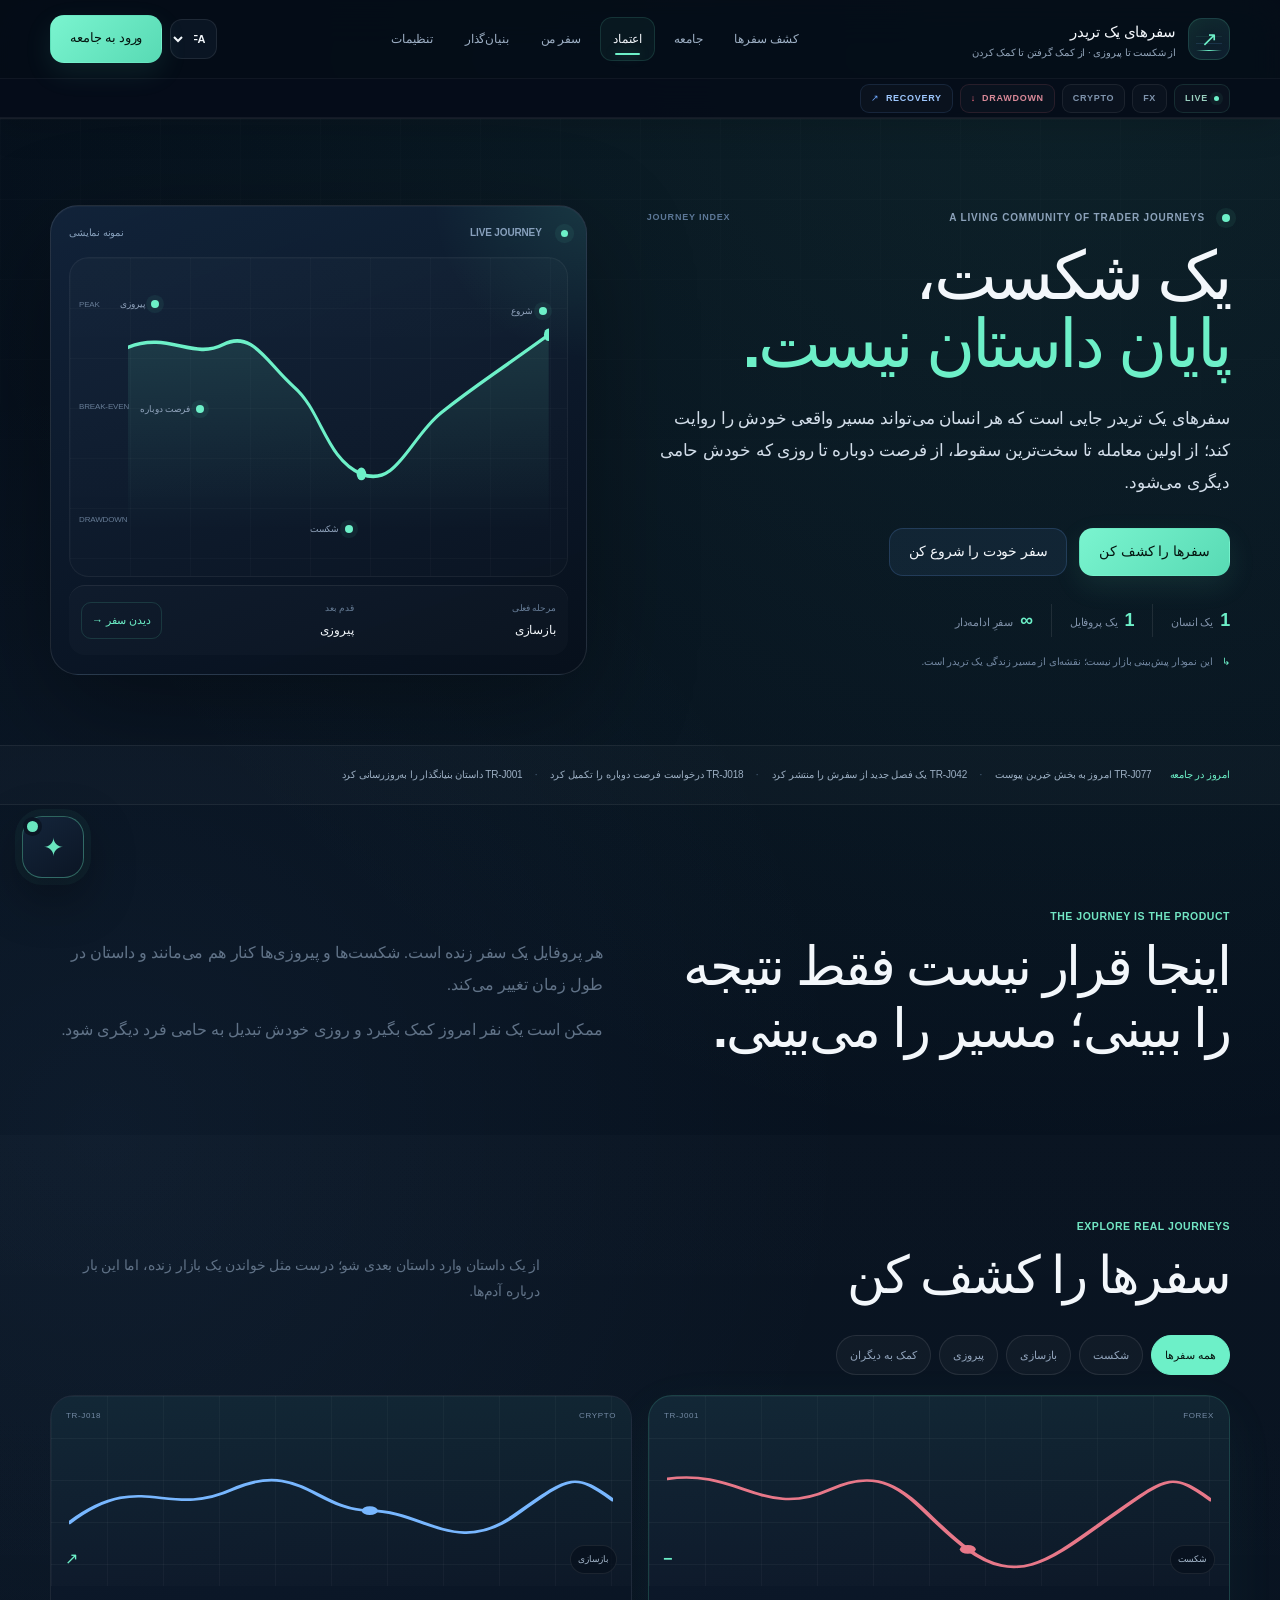
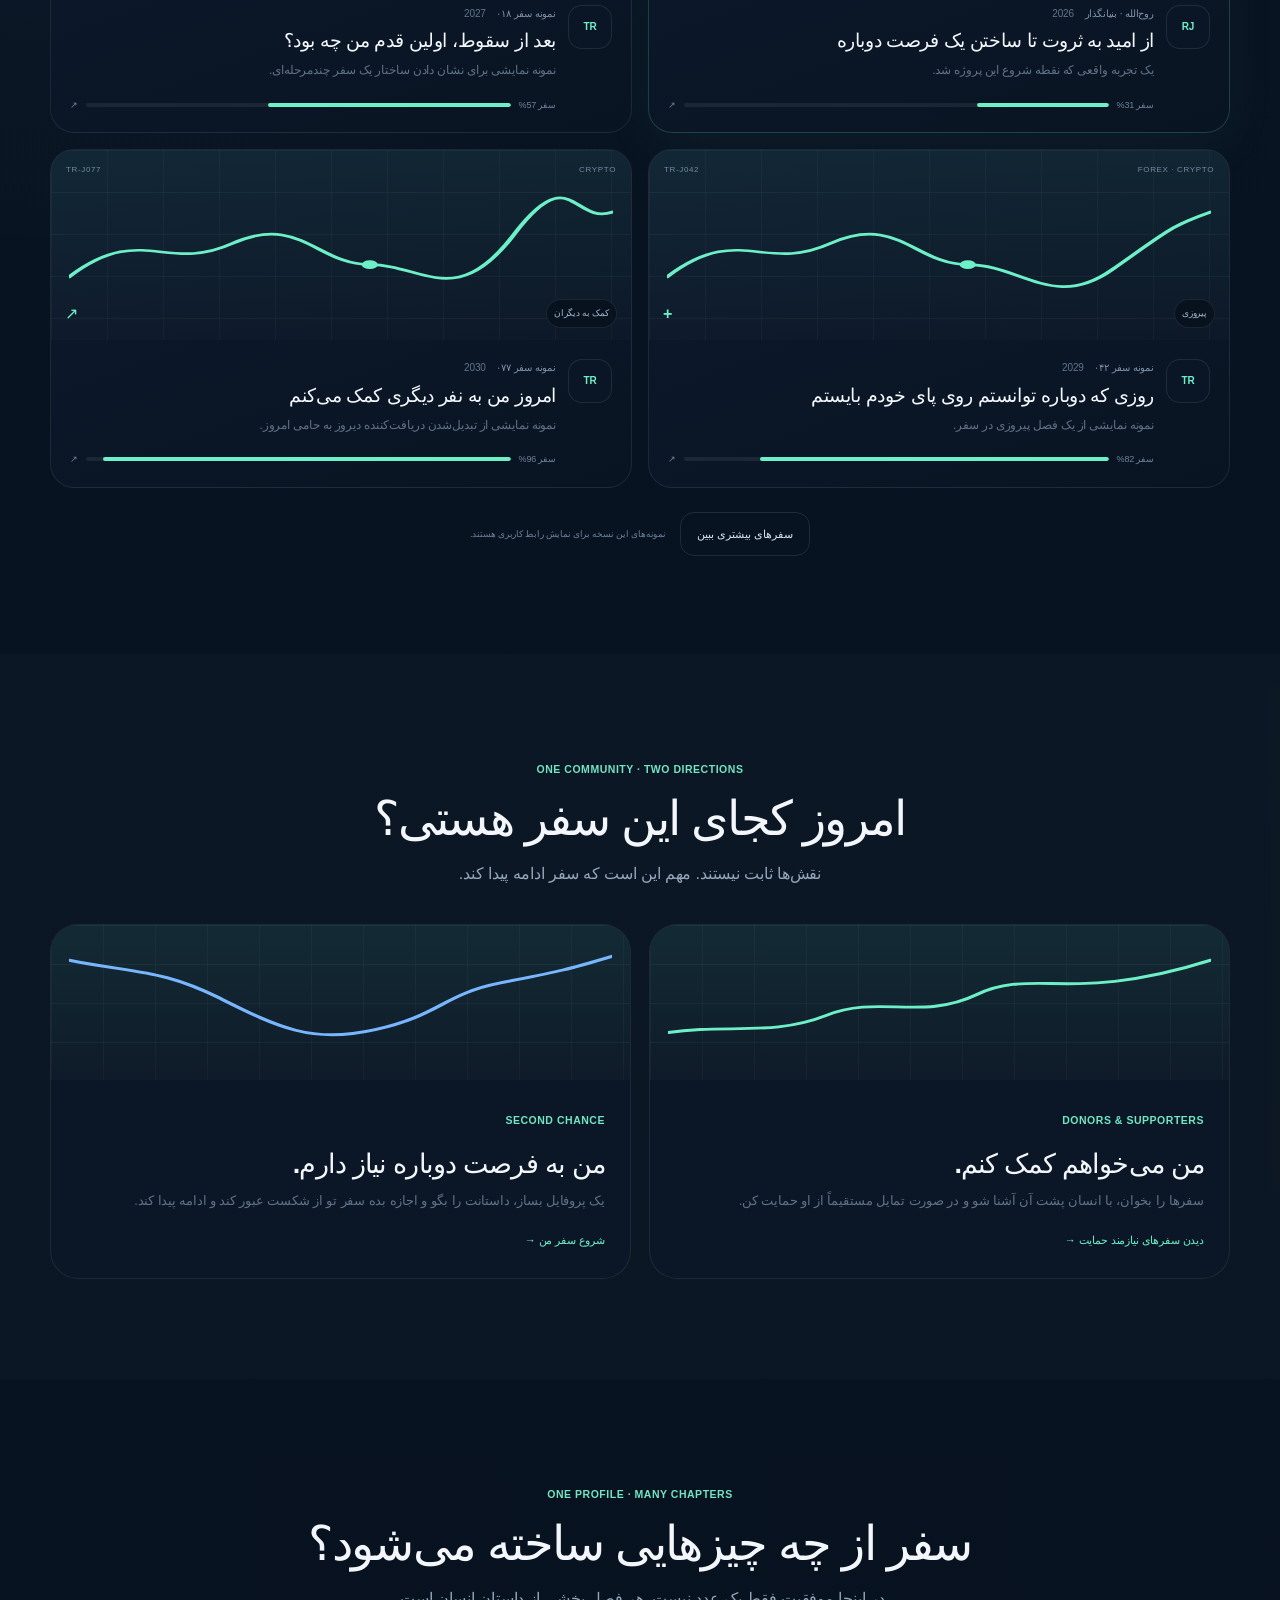
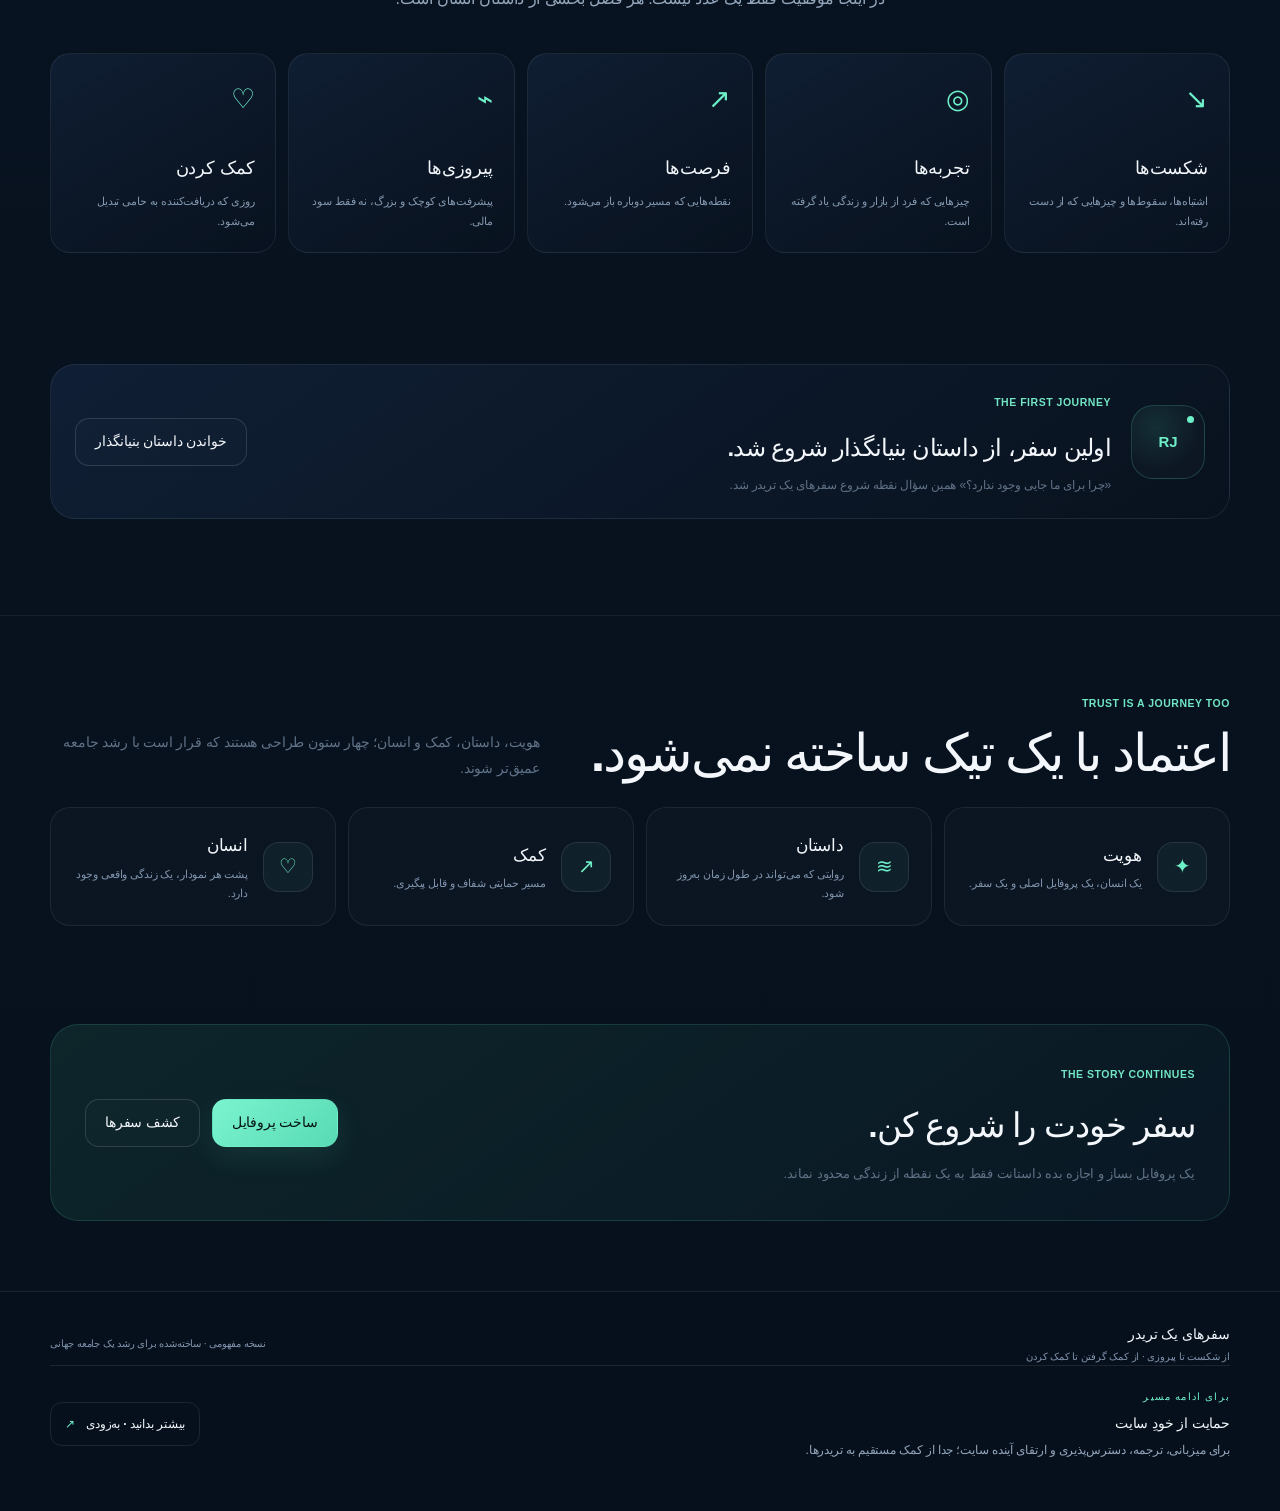
<file: index.html>
<!doctype html>
<html lang="fa" dir="rtl">
<head>
  <meta charset="utf-8">
  <meta name="viewport" content="width=device-width,initial-scale=1">
  <meta name="description" content="سفرهای یک تریدر؛ جایی برای روایت سفر واقعی تریدرها از ورود به بازار تا شکست، بازسازی، پیروزی و کمک به دیگران.">
  <meta name="theme-color" content="#07111f">
  <script src="theme.js"></script>
  <title>سفرهای یک تریدر | داستانی که ادامه دارد</title>
  <link rel="stylesheet" href="styles.css">
  <link rel="stylesheet" href="agent.css">
  <link rel="preconnect" href="https://fonts.googleapis.com">
<link rel="stylesheet" href="platform-support.css">
</head>
<body class="journeys-home">
  <header class="site-header trader-header">
  <div class="container trader-nav">
    <a class="brand trader-brand" href="index.html" aria-label="سفرهای یک تریدر">
      <span class="brand-mark trader-brand-mark"><span>↗</span></span>
      <span class="brand-copy"><strong data-nav="brand">سفرهای یک تریدر</strong><small data-nav="tagline">از شکست تا پیروزی · از کمک گرفتن تا کمک کردن</small></span>
    </a>
    <nav class="trader-main-nav" id="globalNav" aria-label="Main navigation / منوی اصلی">
      <a href="explore.html" data-nav="explore">کشف سفرها</a>
      <a href="index.html#community" data-nav="community">جامعه</a>
      <a href="index.html#trust" data-nav="trust">اعتماد</a>
      <a href="dashboard.html" data-nav="myJourney">سفر من</a><a href="founder.html" data-nav="founder">بنیانگذار</a>
      <a href="settings.html" data-nav="settings">تنظیمات</a>
    </nav>
    
    <div class="trader-nav-actions">
      <select id="homeLang" class="header-language" aria-label="Language / زبان"><option value="fa">FA</option><option value="en">EN</option></select>
      <a class="btn btn-mini btn-primary header-join" href="signup.html" data-nav="join">ورود به جامعه</a>
      <button class="nav-toggle" id="navToggle" type="button" aria-expanded="false" aria-controls="globalNav"><span></span><span></span><span></span><b class="sr-only">Menu</b></button>
    </div>
  </div>
  <div class="trader-market-strip" aria-label="Market status / وضعیت بازار">
    <div class="container trader-market-strip-inner">
      <span class="market-chip live"><i></i><b>LIVE</b></span>
      <span class="market-chip">FX</span>
      <span class="market-chip">CRYPTO</span>
      <span class="market-chip danger">DRAWDOWN <b>↓</b></span>
      <span class="market-chip recover">RECOVERY <b>↗</b></span>
    </div>
  </div>
  <div class="mobile-trader-menu" id="mobileTraderMenu">
    <div class="container">
      <a href="explore.html" data-nav="explore">کشف سفرها</a>
      <a href="index.html#community" data-nav="community">جامعه</a>
      <a href="index.html#trust" data-nav="trust">اعتماد</a>
      <a href="dashboard.html" data-nav="myJourney">سفر من</a><a href="founder.html" data-nav="founder">بنیانگذار</a>
      <a href="settings.html" data-nav="settings">تنظیمات</a>
      <a href="signup.html" data-nav="join">ورود به جامعه</a>
    </div>
  </div>
</header>


  <main>
    <section class="home-hero" id="top">
      <div class="container home-hero-grid">
        <div class="hero-intro">
          <div class="hero-market-kicker"><span class="terminal-live"></span><span data-h="hero.eyebrow">جامعه‌ای زنده از سفرهای تریدرها</span><b>JOURNEY INDEX</b></div>
          <h1><span data-h="hero.title1">یک شکست،</span> <span class="accent-line" data-h="hero.title2">پایان داستان نیست.</span></h1>
          <p class="hero-lead" data-h="hero.lead">سفرهای یک تریدر جایی است که هر انسان می‌تواند مسیر واقعی خودش را روایت کند؛ از اولین معامله تا سخت‌ترین سقوط، از فرصت دوباره تا روزی که خودش حامی دیگری می‌شود.</p>
          <div class="hero-actions">
            <a class="btn btn-primary" href="explore.html" data-h="hero.ctaExplore">سفرها را کشف کن</a>
            <a class="btn btn-ghost" href="signup.html" data-h="hero.ctaJoin">سفر خودت را شروع کن</a>
          </div>
          <div class="hero-proof">
            <span><b>1</b><small data-h="hero.proof1">انسان</small></span>
            <span><b>1</b><small data-h="hero.proof2">پروفایل</small></span>
            <span><b>∞</b><small data-h="hero.proof3">سفرِ ادامه‌دار</small></span>
          </div>
          <div class="hero-market-note"><span>↳</span><span data-h="hero.note">این نمودار پیش‌بینی بازار نیست؛ نقشه‌ای از مسیر زندگی یک تریدر است.</span></div>
        </div>

        <div class="hero-terminal">
          <div class="terminal-head">
            <div><span class="terminal-live"></span><strong data-h="terminal.title">LIVE JOURNEY</strong></div>
            <span data-h="terminal.sample">نمونه نمایشی</span>
          </div>
          <div class="terminal-chart">
            <div class="terminal-y y1">PEAK</div><div class="terminal-y y2">BREAK-EVEN</div><div class="terminal-y y3">DRAWDOWN</div>
            <svg viewBox="0 0 620 250" preserveAspectRatio="none" aria-hidden="true">
              <defs><linearGradient id="journeyFill" x1="0" x2="0" y1="0" y2="1"><stop offset="0" stop-color="currentColor" stop-opacity=".18"/><stop offset="1" stop-color="currentColor" stop-opacity="0"/></linearGradient></defs>
              <path d="M0 48 C58 30, 96 62, 140 45 S205 66, 245 92 S292 172, 344 188 S415 148, 462 120 S520 88, 620 34 L620 250 L0 250 Z" fill="url(#journeyFill)" opacity=".7"/>
              <path d="M0 48 C58 30, 96 62, 140 45 S205 66, 245 92 S292 172, 344 188 S415 148, 462 120 S520 88, 620 34" fill="none" stroke="currentColor" stroke-width="4" stroke-linecap="round"/>
              <circle cx="344" cy="188" r="7" fill="currentColor"/><circle cx="620" cy="34" r="7" fill="currentColor"/>
            </svg>
            <div class="chart-node node-start"><i></i><span data-h="terminal.start">شروع</span></div>
            <div class="chart-node node-drop"><i></i><span data-h="terminal.drop">شکست</span></div>
            <div class="chart-node node-recover"><i></i><span data-h="terminal.recover">فرصت دوباره</span></div>
            <div class="chart-node node-win"><i></i><span data-h="terminal.win">پیروزی</span></div>
          </div>
          <div class="terminal-foot">
            <div><span data-h="terminal.stage">مرحله فعلی</span><strong data-h="terminal.stageValue">بازسازی</strong></div>
            <div><span data-h="terminal.next">قدم بعد</span><strong data-h="terminal.nextValue">پیروزی</strong></div>
            <a href="profile.html" class="terminal-link" data-h="terminal.view">دیدن سفر →</a>
          </div>
        </div>
      </div>
    </section>

    <section class="ticker-story" aria-label="Community updates">
      <div class="container ticker-story-inner">
        <span class="ticker-label" data-h="ticker.label">امروز در جامعه</span>
        <div class="ticker-items" id="tickerItems"></div>
      </div>
    </section>

    <section class="journey-intro" id="community">
      <div class="container intro-grid">
        <div>
          <span class="eyebrow" data-h="intro.eyebrow">THE JOURNEY IS THE PRODUCT</span>
          <h2 data-h="intro.title">اینجا قرار نیست فقط نتیجه را ببینی؛ مسیر را می‌بینی.</h2>
        </div>
        <div>
          <p data-h="intro.text1">هر پروفایل یک سفر زنده است. شکست‌ها و پیروزی‌ها کنار هم می‌مانند و داستان در طول زمان تغییر می‌کند.</p>
          <p data-h="intro.text2">ممکن است یک نفر امروز کمک بگیرد و روزی خودش تبدیل به حامی فرد دیگری شود.</p>
        </div>
      </div>
    </section>

    <section class="featured-journeys" id="explore">
      <div class="container">
        <div class="section-heading-row">
          <div>
            <span class="eyebrow" data-h="explore.eyebrow">EXPLORE REAL JOURNEYS</span>
            <h2 data-h="explore.title">سفرها را کشف کن</h2>
          </div>
          <p data-h="explore.lead">از یک داستان وارد داستان بعدی شو؛ درست مثل خواندن یک بازار زنده، اما این بار درباره آدم‌ها.</p>
        </div>

        <div class="filter-bar" role="tablist" aria-label="Journey filters">
          <button class="filter active" data-filter="all" data-h="filter.all">همه سفرها</button>
          <button class="filter" data-filter="drawdown" data-h="filter.drawdown">شکست</button>
          <button class="filter" data-filter="rebuilding" data-h="filter.rebuilding">بازسازی</button>
          <button class="filter" data-filter="victory" data-h="filter.victory">پیروزی</button>
          <button class="filter" data-filter="giving" data-h="filter.giving">کمک به دیگران</button>
        </div>

        <div class="journey-feed" id="journeyFeed"></div>
        <div class="feed-footer">
          <button class="load-more" id="loadMore" data-h="explore.more">سفرهای بیشتری ببین</button>
          <span class="feed-note" data-h="explore.note">نمونه‌های این نسخه برای نمایش رابط کاربری هستند.</span>
        </div>
      </div>
    </section>

    <section class="pathways">
      <div class="container">
        <div class="section-heading centered">
          <span class="eyebrow" data-h="paths.eyebrow">ONE COMMUNITY · TWO DIRECTIONS</span>
          <h2 data-h="paths.title">امروز کجای این سفر هستی؟</h2>
          <p data-h="paths.lead">نقش‌ها ثابت نیستند. مهم این است که سفر ادامه پیدا کند.</p>
        </div>
        <div class="pathway-grid">
          <a class="pathway-card support-path" href="explore.html">
            <div class="pathway-chart upward" aria-hidden="true"><svg viewBox="0 0 360 125" preserveAspectRatio="none"><path d="M0 94 C38 85, 70 98, 105 76 S168 82, 205 54 S268 64, 360 18" fill="none" stroke="currentColor" stroke-width="3" stroke-linecap="round"/></svg></div>
            <div class="pathway-body"><span class="eyebrow" data-h="support.kicker">DONORS & SUPPORTERS</span><h3 data-h="support.title">من می‌خواهم کمک کنم.</h3><p data-h="support.text">سفرها را بخوان، با انسان پشت آن آشنا شو و در صورت تمایل مستقیماً از او حمایت کن.</p><span class="pathway-link" data-h="support.cta">دیدن سفرهای نیازمند حمایت →</span></div>
          </a>
          <a class="pathway-card chance-path" href="signup.html">
            <div class="pathway-chart recover" aria-hidden="true"><svg viewBox="0 0 360 125" preserveAspectRatio="none"><path d="M0 18 C45 32, 62 28, 100 58 S160 106, 203 91 S248 54, 286 42 S326 30, 360 14" fill="none" stroke="currentColor" stroke-width="3" stroke-linecap="round"/></svg></div>
            <div class="pathway-body"><span class="eyebrow" data-h="chance.kicker">SECOND CHANCE</span><h3 data-h="chance.title">من به فرصت دوباره نیاز دارم.</h3><p data-h="chance.text">یک پروفایل بساز، داستانت را بگو و اجازه بده سفر تو از شکست عبور کند و ادامه پیدا کند.</p><span class="pathway-link" data-h="chance.cta">شروع سفر من →</span></div>
          </a>
        </div>
      </div>
    </section>

    <section class="journey-anatomy">
      <div class="container">
        <div class="section-heading centered">
          <span class="eyebrow" data-h="anatomy.eyebrow">ONE PROFILE · MANY CHAPTERS</span>
          <h2 data-h="anatomy.title">سفر از چه چیزهایی ساخته می‌شود؟</h2>
          <p data-h="anatomy.lead">در اینجا موفقیت فقط یک عدد نیست. هر فصل بخشی از داستان انسان است.</p>
        </div>
        <div class="anatomy-grid">
          <article><span class="anatomy-icon">↘</span><strong data-h="anatomy.a1">شکست‌ها</strong><p data-h="anatomy.p1">اشتباه‌ها، سقوط‌ها و چیزهایی که از دست رفته‌اند.</p></article>
          <article><span class="anatomy-icon">◎</span><strong data-h="anatomy.a2">تجربه‌ها</strong><p data-h="anatomy.p2">چیزهایی که فرد از بازار و زندگی یاد گرفته است.</p></article>
          <article><span class="anatomy-icon">↗</span><strong data-h="anatomy.a3">فرصت‌ها</strong><p data-h="anatomy.p3">نقطه‌هایی که مسیر دوباره باز می‌شود.</p></article>
          <article><span class="anatomy-icon">⌁</span><strong data-h="anatomy.a4">پیروزی‌ها</strong><p data-h="anatomy.p4">پیشرفت‌های کوچک و بزرگ، نه فقط سود مالی.</p></article>
          <article><span class="anatomy-icon">♡</span><strong data-h="anatomy.a5">کمک کردن</strong><p data-h="anatomy.p5">روزی که دریافت‌کننده به حامی تبدیل می‌شود.</p></article>
        </div>
      </div>
    </section>

    <section class="founder-strip">
      <div class="container founder-strip-card">
        <div class="founder-portrait"><span>RJ</span><i></i></div>
        <div class="founder-copy"><span class="eyebrow" data-h="founder.eyebrow">THE FIRST JOURNEY</span><h2 data-h="founder.title">اولین سفر، از داستان بنیانگذار شروع شد.</h2><p data-h="founder.text">«چرا برای ما جایی وجود ندارد؟» همین سؤال نقطه شروع سفرهای یک تریدر شد.</p></div>
        <a class="btn btn-outline" href="founder.html" data-h="founder.cta">خواندن داستان بنیانگذار</a>
      </div>
    </section>

    <section class="trust-modern" id="trust">
      <div class="container">
        <div class="section-heading-row trust-heading">
          <div><span class="eyebrow" data-h="trust.eyebrow">TRUST IS A JOURNEY TOO</span><h2 data-h="trust.title">اعتماد با یک تیک ساخته نمی‌شود.</h2></div>
          <p data-h="trust.lead">هویت، داستان، کمک و انسان؛ چهار ستون طراحی هستند که قرار است با رشد جامعه عمیق‌تر شوند.</p>
        </div>
        <div class="trust-modern-grid">
          <article class="trust-modern-card"><div class="tm-icon id">✦</div><div><h3 data-h="trust.id">هویت</h3><p data-h="trust.idp">یک انسان، یک پروفایل اصلی و یک سفر.</p></div></article>
          <article class="trust-modern-card"><div class="tm-icon story">≋</div><div><h3 data-h="trust.story">داستان</h3><p data-h="trust.storyp">روایتی که می‌تواند در طول زمان به‌روز شود.</p></div></article>
          <article class="trust-modern-card"><div class="tm-icon help">↗</div><div><h3 data-h="trust.help">کمک</h3><p data-h="trust.helpp">مسیر حمایتی شفاف و قابل پیگیری.</p></div></article>
          <article class="trust-modern-card"><div class="tm-icon human">♡</div><div><h3 data-h="trust.human">انسان</h3><p data-h="trust.humanp">پشت هر نمودار، یک زندگی واقعی وجود دارد.</p></div></article>
        </div>
      </div>
    </section>

    <section class="closing-cta">
      <div class="container closing-card">
        <div><span class="eyebrow" data-h="closing.eyebrow">THE STORY CONTINUES</span><h2 data-h="closing.title">سفر خودت را شروع کن.</h2><p data-h="closing.text">یک پروفایل بساز و اجازه بده داستانت فقط به یک نقطه از زندگی محدود نماند.</p></div>
        <div class="hero-actions"><a class="btn btn-primary" href="signup.html" data-h="closing.join">ساخت پروفایل</a><a class="btn btn-outline" href="explore.html" data-h="closing.browse">کشف سفرها</a></div>
      </div>
    </section>
  </main>

  <footer class="footer home-footer"><div class="container footer-grid"><div><strong>سفرهای یک تریدر</strong><small data-h="footer.tagline">از شکست تا پیروزی · از کمک گرفتن تا کمک کردن</small></div><div><small data-h="footer.note">نسخه مفهومی · ساخته‌شده برای رشد یک جامعه جهانی</small></div></div></footer>

  
  <script src="home.js"></script>
  <script src="agent.js"></script>
<script src="market-header.js"></script>
<script src="language-sync.js"></script>
<script src="platform-support.js"></script>
</body>
</html>
</file>
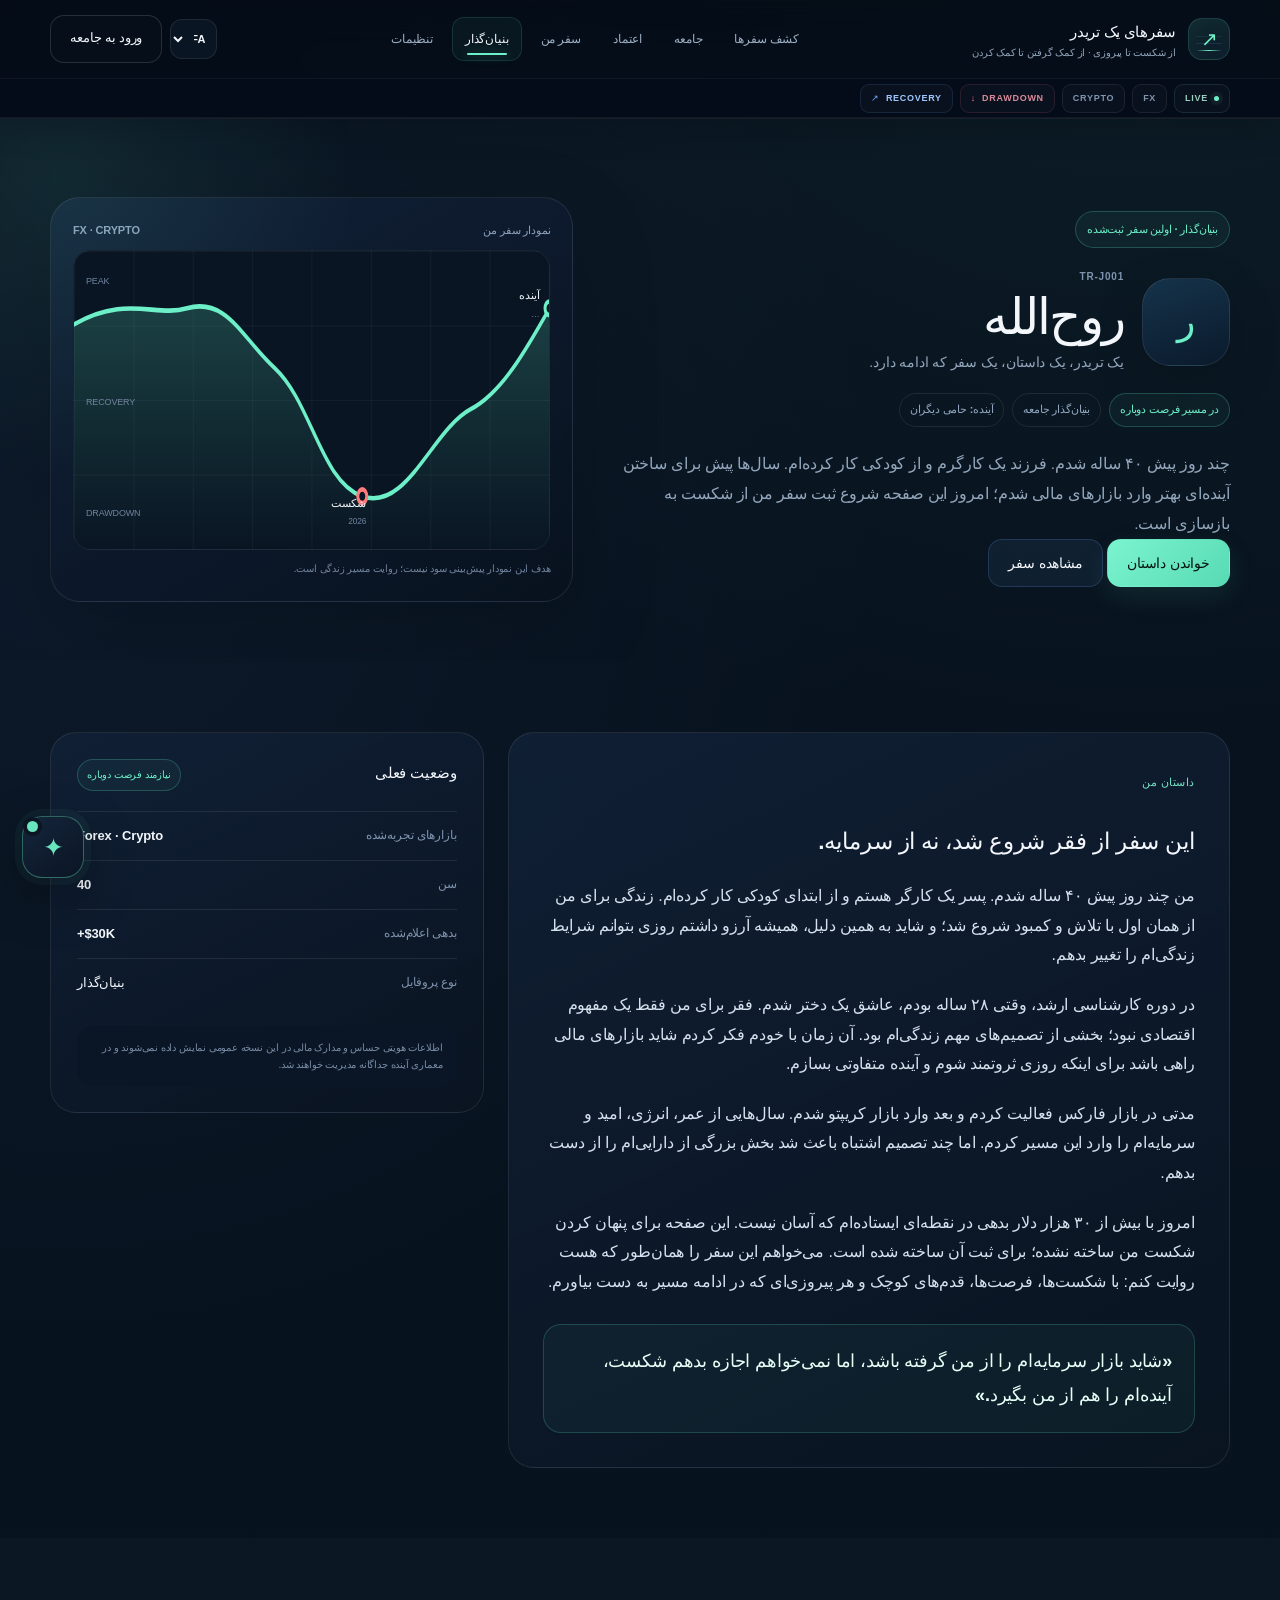
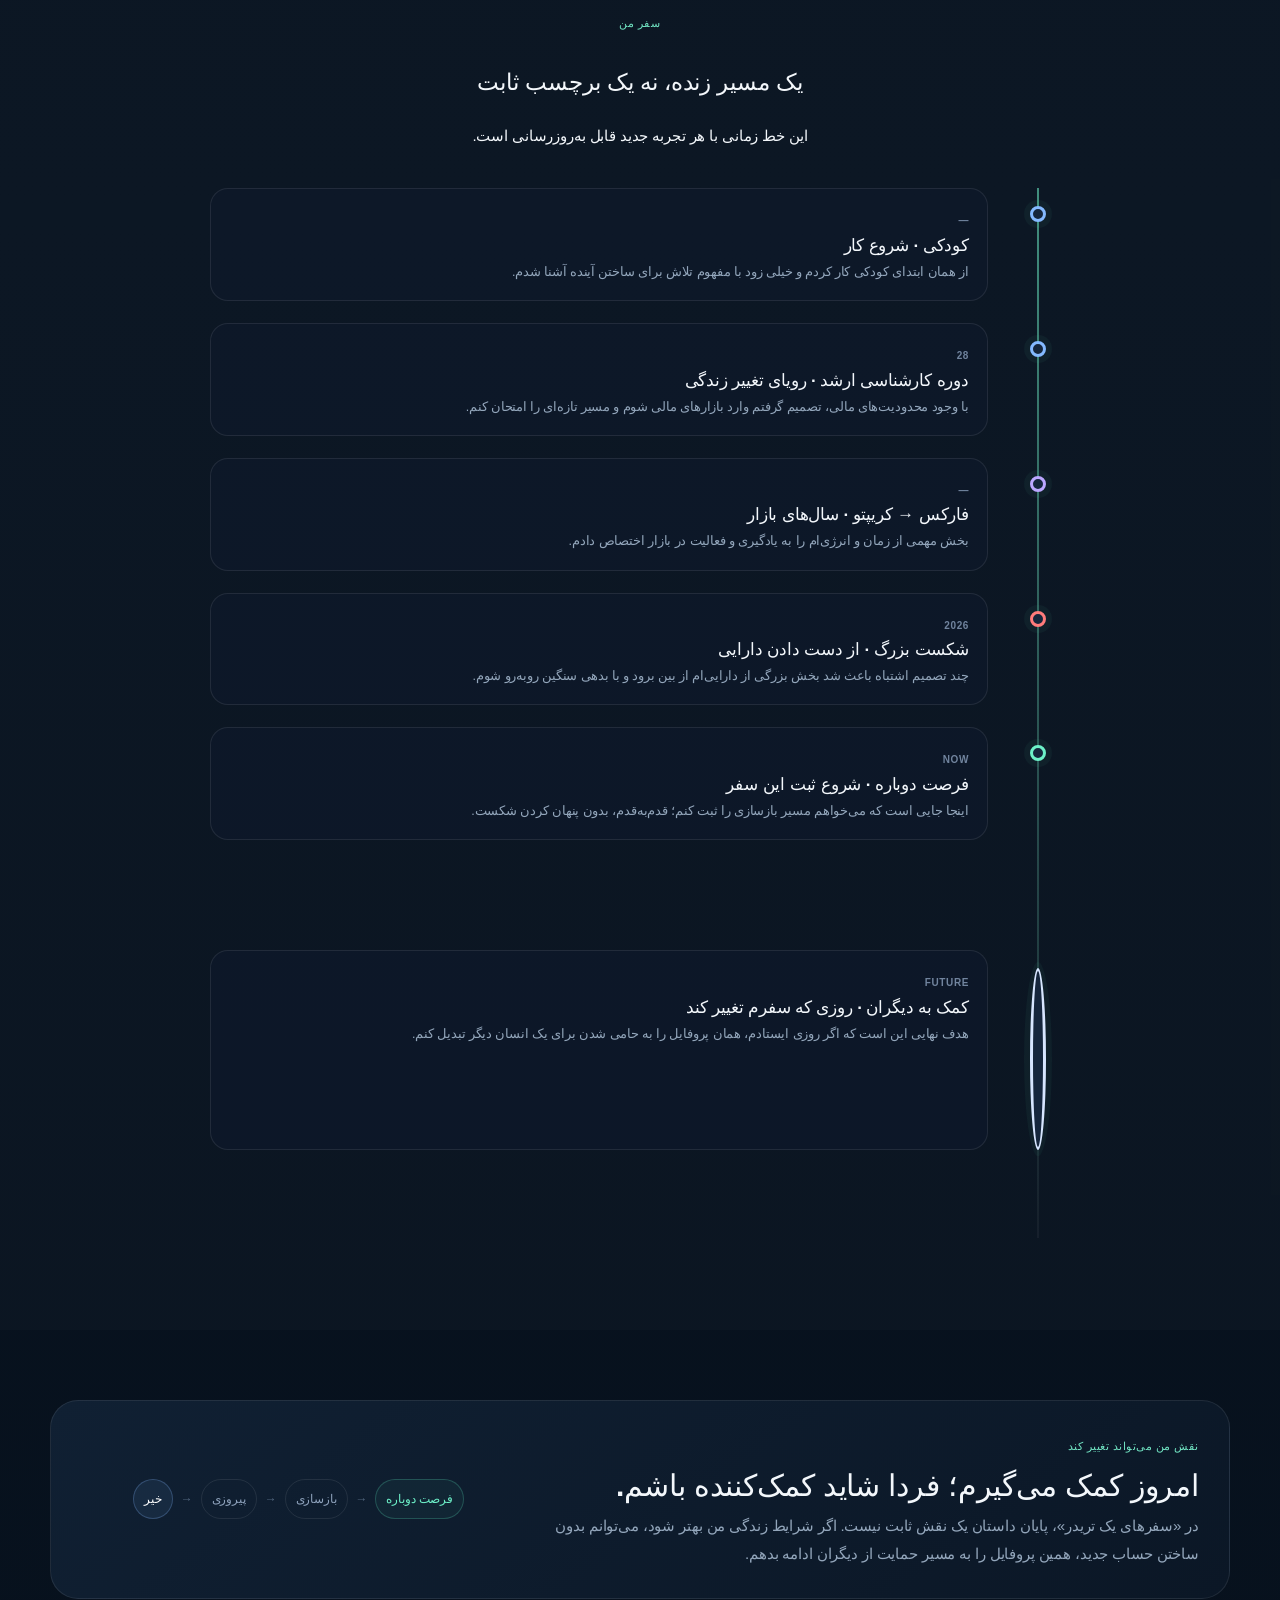
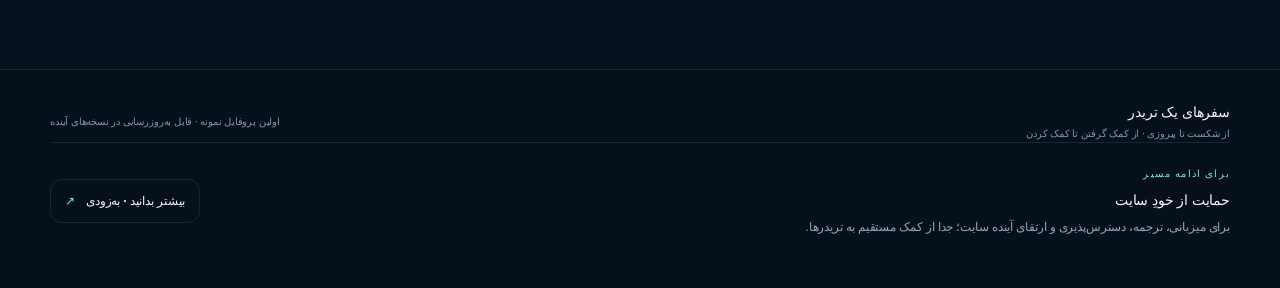
<file: founder.html>
<!doctype html>
<html lang="fa" dir="rtl">
<head>
  <meta charset="utf-8">
  <meta name="viewport" content="width=device-width, initial-scale=1">
  <meta name="description" content="داستان بنیانگذار سفرهای یک تریدر؛ یک سفر واقعی از ورود به بازار تا شکست، بازسازی و آینده‌ای برای کمک به دیگران.">
  <script src="theme.js"></script>
  <meta name="theme-color" content="#07101d">
  <title>بنیانگذار | سفرهای یک تریدر</title>
  <link rel="stylesheet" href="styles.css">
  <link rel="stylesheet" href="profile.css">
  <link rel="stylesheet" href="agent.css" />
<link rel="stylesheet" href="platform-support.css">
</head>
<body>
  <header class="site-header trader-header">
  <div class="container trader-nav">
    <a class="brand trader-brand" href="index.html" aria-label="سفرهای یک تریدر"><span class="brand-mark trader-brand-mark"><span>↗</span></span><span class="brand-copy"><strong data-nav="brand">سفرهای یک تریدر</strong><small data-nav="tagline">از شکست تا پیروزی · از کمک گرفتن تا کمک کردن</small></span></a>
    <nav class="trader-main-nav" id="globalNav" aria-label="Main navigation / منوی اصلی">
      <a href="explore.html" data-nav="explore">کشف سفرها</a><a href="index.html#community" data-nav="community">جامعه</a><a href="index.html#trust" data-nav="trust">اعتماد</a><a href="dashboard.html" data-nav="myJourney">سفر من</a><a href="founder.html" data-nav="founder">بنیانگذار</a><a href="settings.html" data-nav="settings">تنظیمات</a>
    </nav>
    
    <div class="trader-nav-actions"><select id="lang" class="header-language" aria-label="Language / زبان"><option value="fa">FA</option><option value="en">EN</option></select><a class="btn btn-mini btn-outline header-join" href="signup.html" data-nav="join">ورود به جامعه</a><button class="nav-toggle" id="navToggle" type="button" aria-expanded="false" aria-controls="globalNav"><span></span><span></span><span></span><b class="sr-only">Menu</b></button></div>
  </div>
  <div class="trader-market-strip" aria-label="Market status / وضعیت بازار">
    <div class="container trader-market-strip-inner">
      <span class="market-chip live"><i></i><b>LIVE</b></span>
      <span class="market-chip">FX</span>
      <span class="market-chip">CRYPTO</span>
      <span class="market-chip danger">DRAWDOWN <b>↓</b></span>
      <span class="market-chip recover">RECOVERY <b>↗</b></span>
    </div>
  </div>
  <div class="mobile-trader-menu" id="mobileTraderMenu"><div class="container"><a href="explore.html" data-nav="explore">کشف سفرها</a><a href="index.html#community" data-nav="community">جامعه</a><a href="index.html#trust" data-nav="trust">اعتماد</a><a href="dashboard.html" data-nav="myJourney">سفر من</a><a href="founder.html" data-nav="founder">بنیانگذار</a><a href="settings.html" data-nav="settings">تنظیمات</a><a href="signup.html" data-nav="join">ورود به جامعه</a></div></div>
</header>


  <main>
    <section class="profile-hero">
      <div class="container profile-hero-grid">
        <div class="profile-intro">
          <div class="founder-tag" data-t="founderTag">بنیان‌گذار · اولین سفر ثبت‌شده</div>
          <div class="profile-heading-row">
            <div class="large-avatar">ر</div>
            <div>
              <div class="profile-id">TR-J001</div>
              <h1 data-t="name">روح‌الله</h1>
              <p class="profile-subtitle" data-t="subtitle">یک تریدر، یک داستان، یک سفر که ادامه دارد.</p>
            </div>
          </div>
          <div class="role-row">
            <span class="role-chip role-active" data-t="role1">در مسیر فرصت دوباره</span>
            <span class="role-chip" data-t="role2">بنیان‌گذار جامعه</span>
            <span class="role-chip" data-t="role3">آینده: حامی دیگران</span>
          </div>
          <p class="profile-summary" data-t="summary">چند روز پیش ۴۰ ساله شدم. فرزند یک کارگرم و از کودکی کار کرده‌ام. سال‌ها پیش برای ساختن آینده‌ای بهتر وارد بازارهای مالی شدم؛ امروز این صفحه شروع ثبت سفر من از شکست به بازسازی است.</p>
          <div class="profile-actions">
            <a class="btn btn-primary" href="#story" data-t="readStory">خواندن داستان</a>
            <a class="btn btn-ghost" href="#timeline" data-t="viewJourney">مشاهده سفر</a>
          </div>
        </div>

        <aside class="journey-visual">
          <div class="journey-visual-head"><span data-t="chartTitle">نمودار سفر من</span><span>FX · CRYPTO</span></div>
          <div class="big-chart">
            <span class="axis-label top">PEAK</span>
            <span class="axis-label mid">RECOVERY</span>
            <span class="axis-label low">DRAWDOWN</span>
            <svg viewBox="0 0 640 260" preserveAspectRatio="none" aria-hidden="true">
              <defs>
                <linearGradient id="area" x1="0" x2="0" y1="0" y2="1">
                  <stop offset="0" stop-color="#59d9b2" stop-opacity=".22"/>
                  <stop offset="1" stop-color="#59d9b2" stop-opacity="0"/>
                </linearGradient>
              </defs>
              <path class="chart-area-fill" d="M0 64 C70 38 110 58 152 50 C206 40 226 76 270 102 C320 132 332 201 388 214 C448 228 482 156 534 138 C575 124 607 88 640 50 L640 260 L0 260 Z"/>
              <path class="chart-line" d="M0 64 C70 38 110 58 152 50 C206 40 226 76 270 102 C320 132 332 201 388 214 C448 228 482 156 534 138 C575 124 607 88 640 50"/>
              <circle cx="388" cy="214" r="6" class="chart-dot crash"/>
              <circle cx="640" cy="50" r="6" class="chart-dot future"/>
            </svg>
            <div class="chart-point crash-label"><b data-t="crash">شکست</b><small>2026</small></div>
            <div class="chart-point future-label"><b data-t="future">آینده</b><small>…</small></div>
          </div>
          <div class="visual-note" data-t="chartNote">هدف این نمودار پیش‌بینی سود نیست؛ روایت مسیر زندگی است.</div>
        </aside>
      </div>
    </section>

    <section class="profile-main" id="story">
      <div class="container profile-content-grid">
        <article class="story-main-card">
          <div class="section-title"><span class="eyebrow" data-t="storyEyebrow">داستان من</span><h2 data-t="storyTitle">این سفر از فقر شروع شد، نه از سرمایه.</h2></div>
          <div class="story-body">
            <p data-t="p1">من چند روز پیش ۴۰ ساله شدم. پسر یک کارگر هستم و از ابتدای کودکی کار کرده‌ام. زندگی برای من از همان اول با تلاش و کمبود شروع شد؛ و شاید به همین دلیل، همیشه آرزو داشتم روزی بتوانم شرایط زندگی‌ام را تغییر بدهم.</p>
            <p data-t="p2">در دوره کارشناسی ارشد، وقتی ۲۸ ساله بودم، عاشق یک دختر شدم. فقر برای من فقط یک مفهوم اقتصادی نبود؛ بخشی از تصمیم‌های مهم زندگی‌ام بود. آن زمان با خودم فکر کردم شاید بازارهای مالی راهی باشد برای اینکه روزی ثروتمند شوم و آینده متفاوتی بسازم.</p>
            <p data-t="p3">مدتی در بازار فارکس فعالیت کردم و بعد وارد بازار کریپتو شدم. سال‌هایی از عمر، انرژی، امید و سرمایه‌ام را وارد این مسیر کردم. اما چند تصمیم اشتباه باعث شد بخش بزرگی از دارایی‌ام را از دست بدهم.</p>
            <p data-t="p4">امروز با بیش از ۳۰ هزار دلار بدهی در نقطه‌ای ایستاده‌ام که آسان نیست. این صفحه برای پنهان کردن شکست من ساخته نشده؛ برای ثبت آن ساخته شده است. می‌خواهم این سفر را همان‌طور که هست روایت کنم: با شکست‌ها، فرصت‌ها، قدم‌های کوچک و هر پیروزی‌ای که در ادامه مسیر به دست بیاورم.</p>
            <div class="quote-box" data-t="quote">«شاید بازار سرمایه‌ام را از من گرفته باشد، اما نمی‌خواهم اجازه بدهم شکست، آینده‌ام را هم از من بگیرد.»</div>
          </div>
        </article>

        <aside class="profile-side-card">
          <div class="side-head"><span data-t="statusTitle">وضعیت فعلی</span><span class="status-chip" data-t="status">نیازمند فرصت دوباره</span></div>
          <div class="need-list">
            <div><span data-t="market">بازارهای تجربه‌شده</span><strong>Forex · Crypto</strong></div>
            <div><span data-t="age">سن</span><strong>40</strong></div>
            <div><span data-t="debt">بدهی اعلام‌شده</span><strong>$30K+</strong></div>
            <div><span data-t="profileType">نوع پروفایل</span><strong data-t="founderProfile">بنیان‌گذار</strong></div>
          </div>
          <div class="privacy-note" data-t="privacy">اطلاعات هویتی حساس و مدارک مالی در این نسخه عمومی نمایش داده نمی‌شوند و در معماری آینده جداگانه مدیریت خواهند شد.</div>
        </aside>
      </div>
    </section>

    <section class="timeline-section" id="timeline">
      <div class="container">
        <div class="section-title centered"><span class="eyebrow" data-t="timelineEyebrow">سفر من</span><h2 data-t="timelineTitle">یک مسیر زنده، نه یک برچسب ثابت</h2><p data-t="timelineLead">این خط زمانی با هر تجربه جدید قابل به‌روزرسانی است.</p></div>
        <div class="timeline-chart-wrap">
          <div class="timeline-spine"></div>
          <div class="timeline-item"><div class="time-dot positive"></div><div><span>—</span><h3 data-t="t1">کودکی · شروع کار</h3><p data-t="t1p">از همان ابتدای کودکی کار کردم و خیلی زود با مفهوم تلاش برای ساختن آینده آشنا شدم.</p></div></div>
          <div class="timeline-item"><div class="time-dot positive"></div><div><span>28</span><h3 data-t="t2">دوره کارشناسی ارشد · رویای تغییر زندگی</h3><p data-t="t2p">با وجود محدودیت‌های مالی، تصمیم گرفتم وارد بازارهای مالی شوم و مسیر تازه‌ای را امتحان کنم.</p></div></div>
          <div class="timeline-item"><div class="time-dot market"></div><div><span>—</span><h3 data-t="t3">فارکس → کریپتو · سال‌های بازار</h3><p data-t="t3p">بخش مهمی از زمان و انرژی‌ام را به یادگیری و فعالیت در بازار اختصاص دادم.</p></div></div>
          <div class="timeline-item danger"><div class="time-dot danger"></div><div><span>2026</span><h3 data-t="t4">شکست بزرگ · از دست دادن دارایی</h3><p data-t="t4p">چند تصمیم اشتباه باعث شد بخش بزرگی از دارایی‌ام از بین برود و با بدهی سنگین روبه‌رو شوم.</p></div></div>
          <div class="timeline-item recovery"><div class="time-dot recovery"></div><div><span>NOW</span><h3 data-t="t5">فرصت دوباره · شروع ثبت این سفر</h3><p data-t="t5p">اینجا جایی است که می‌خواهم مسیر بازسازی را ثبت کنم؛ قدم‌به‌قدم، بدون پنهان کردن شکست.</p></div></div>
          <div class="timeline-item future"><div class="time-dot future"></div><div><span>FUTURE</span><h3 data-t="t6">کمک به دیگران · روزی که سفرم تغییر کند</h3><p data-t="t6p">هدف نهایی این است که اگر روزی ایستادم، همان پروفایل را به حامی شدن برای یک انسان دیگر تبدیل کنم.</p></div></div>
        </div>
      </div>
    </section>

    <section class="future-role">
      <div class="container future-role-box">
        <div><span class="eyebrow" data-t="futureEyebrow">نقش من می‌تواند تغییر کند</span><h2 data-t="futureTitle">امروز کمک می‌گیرم؛ فردا شاید کمک‌کننده باشم.</h2><p data-t="futureText">در «سفرهای یک تریدر»، پایان داستان یک نقش ثابت نیست. اگر شرایط زندگی من بهتر شود، می‌توانم بدون ساختن حساب جدید، همین پروفایل را به مسیر حمایت از دیگران ادامه بدهم.</p></div>
        <div class="role-flow"><span class="flow-active" data-t="flow1">فرصت دوباره</span><i>→</i><span data-t="flow2">بازسازی</span><i>→</i><span data-t="flow3">پیروزی</span><i>→</i><span class="flow-give" data-t="flow4">خیر</span></div>
      </div>
    </section>
  </main>

  <footer class="footer"><div class="container footer-grid"><div><strong data-t="brand">سفرهای یک تریدر</strong><small data-t="tagline">از شکست تا پیروزی · از کمک گرفتن تا کمک کردن</small></div><div><small data-t="footerNote">اولین پروفایل نمونه · قابل به‌روزرسانی در نسخه‌های آینده</small></div></div></footer>
  <script src="profile.js"></script>
  <script src="agent.js"></script>
<script src="market-header.js"></script>
<script src="language-sync.js"></script>
<script src="platform-support.js"></script>
</body>
</html>
</file>
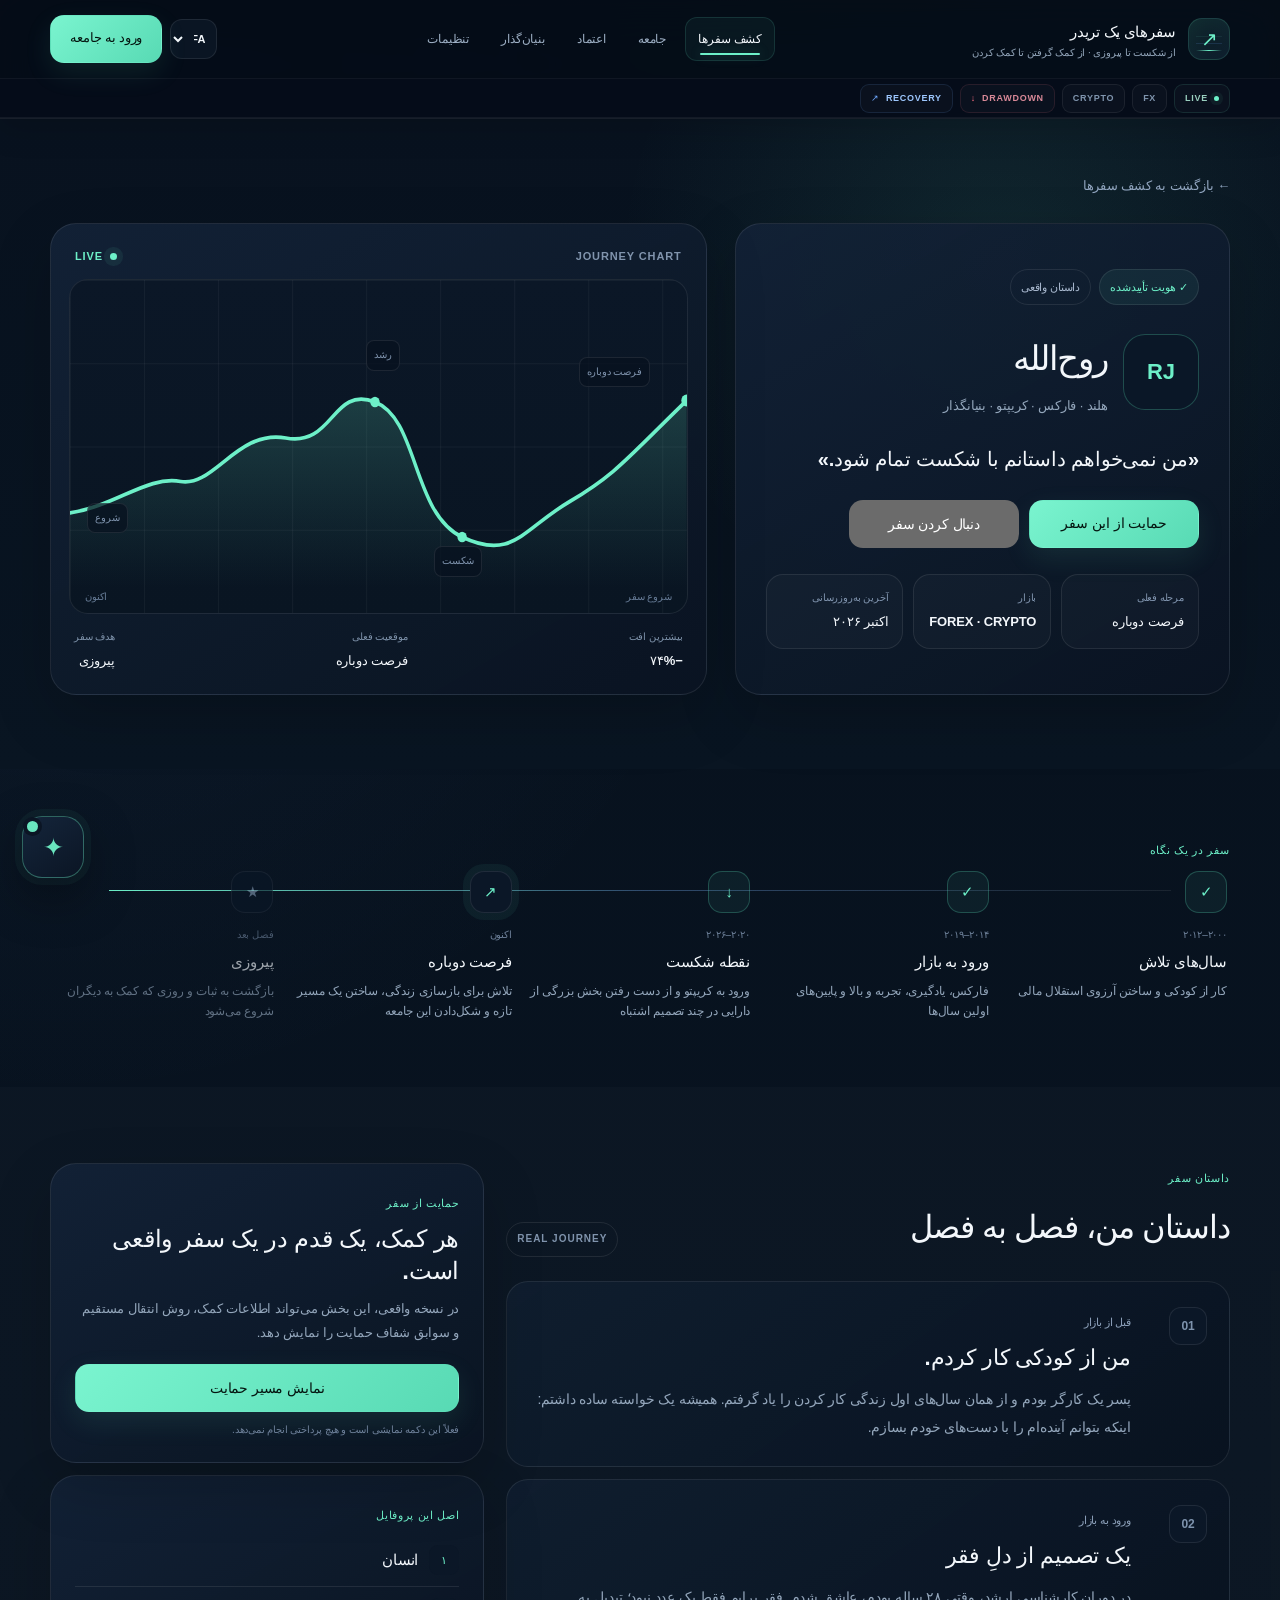
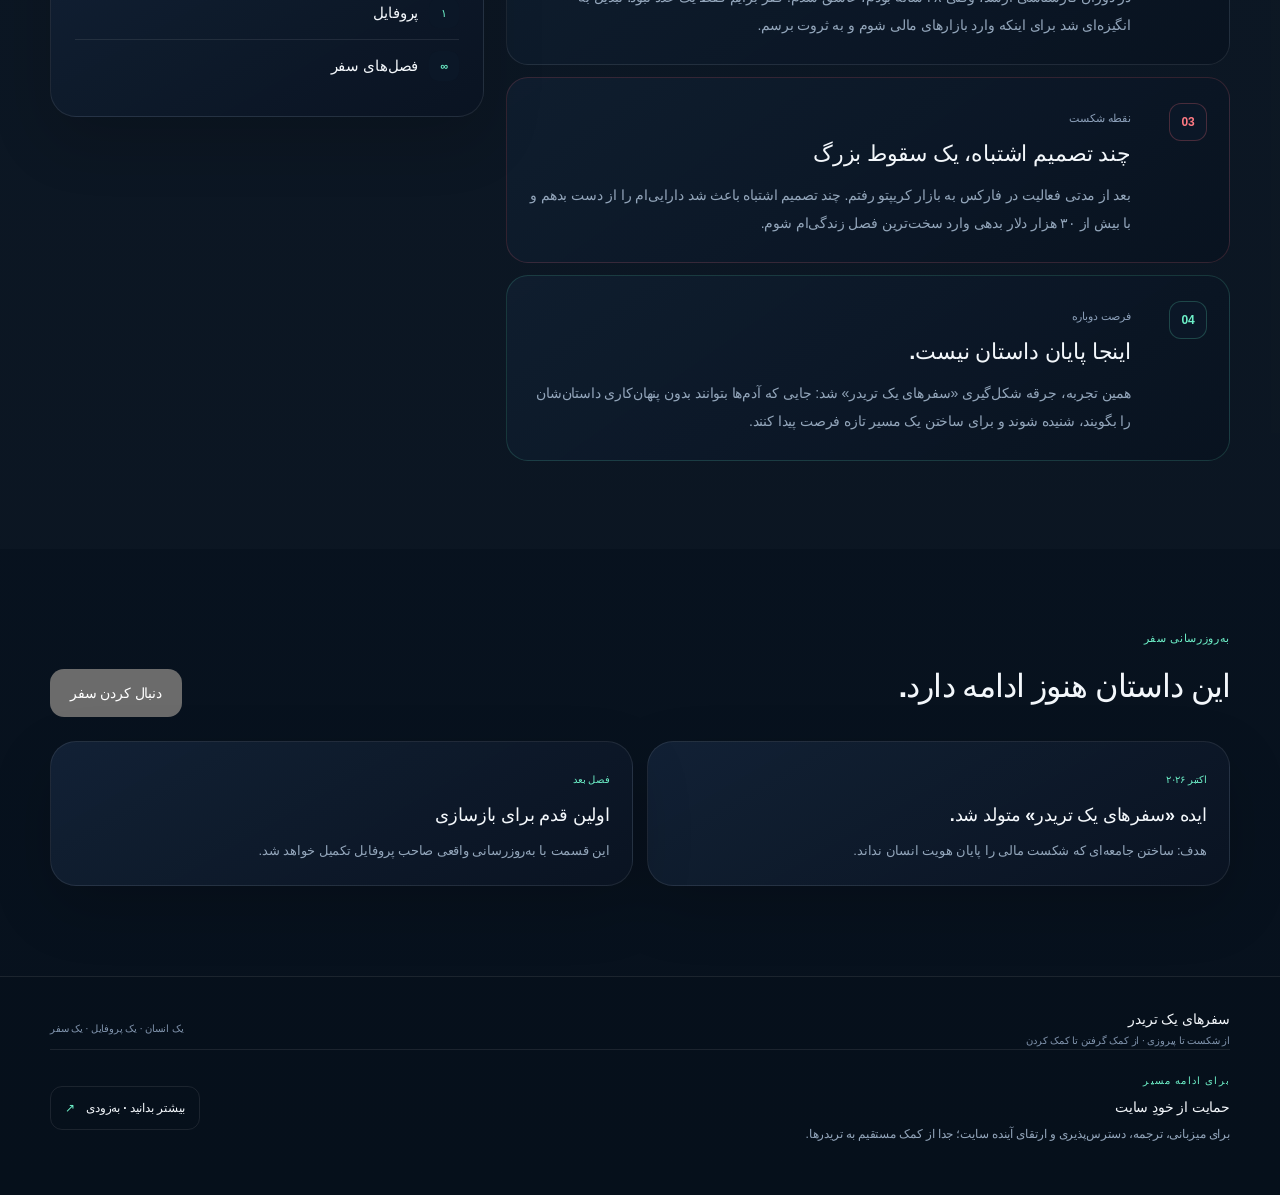
<file: journey.html>
<!doctype html>
<html lang="fa" dir="rtl">
<head>
<meta charset="utf-8"><meta name="viewport" content="width=device-width,initial-scale=1">
<meta name="theme-color" content="#07111f">
<title>سفر روح‌الله | سفرهای یک تریدر</title>
<script src="theme.js"></script>
<link rel="stylesheet" href="styles.css">
<link rel="stylesheet" href="journey.css">
<link rel="stylesheet" href="story-translation.css">
<link rel="stylesheet" href="agent.css">
<link rel="stylesheet" href="platform-support.css">
</head>
<body class="journey-page">
<header class="site-header trader-header">
  <div class="container trader-nav">
    <a class="brand trader-brand" href="index.html" aria-label="سفرهای یک تریدر">
      <span class="brand-mark trader-brand-mark"><span>↗</span></span>
      <span class="brand-copy"><strong data-nav="brand">سفرهای یک تریدر</strong><small data-nav="tagline">از شکست تا پیروزی · از کمک گرفتن تا کمک کردن</small></span>
    </a>
    <nav class="trader-main-nav" id="globalNav" aria-label="Main navigation / منوی اصلی">
      <a class="active" href="explore.html" data-nav="explore">کشف سفرها</a>
      <a href="index.html#community" data-nav="community">جامعه</a>
      <a href="index.html#trust" data-nav="trust">اعتماد</a>
      <a href="founder.html" data-nav="founder">بنیانگذار</a>
      <a href="settings.html" data-nav="settings">تنظیمات</a>
    </nav>
    <div class="trader-nav-actions">
      <select id="journeyLang" class="header-language" aria-label="Language / زبان"><option value="fa">FA</option><option value="en">EN</option></select>
      <a class="btn btn-mini btn-primary header-join" href="signup.html" data-nav="join">ورود به جامعه</a>
      <button class="nav-toggle" id="navToggle" type="button" aria-expanded="false" aria-controls="globalNav"><span></span><span></span><span></span><b class="sr-only">Menu</b></button>
    </div>
  </div>
  <div class="trader-market-strip"><div class="container trader-market-strip-inner">
    <span class="market-chip live"><i></i><b>LIVE</b></span><span class="market-chip">FX</span><span class="market-chip">CRYPTO</span><span class="market-chip danger">DRAWDOWN <b>↓</b></span><span class="market-chip recover">RECOVERY <b>↗</b></span>
  </div></div>
  <div class="mobile-trader-menu" id="mobileTraderMenu"><div class="container">
    <a class="active" href="explore.html" data-nav="explore">کشف سفرها</a><a href="index.html#community" data-nav="community">جامعه</a><a href="index.html#trust" data-nav="trust">اعتماد</a><a href="founder.html" data-nav="founder">بنیانگذار</a><a href="settings.html" data-nav="settings">تنظیمات</a><a href="signup.html" data-nav="join">ورود به جامعه</a>
  </div></div>
</header>

<main>
<section class="journey-hero">
  <div class="container">
    <a class="back-link" href="explore.html" data-j="back">← بازگشت به کشف سفرها</a>
    <div class="journey-hero-grid">
      <div class="journey-identity">
        <div class="identity-top"><span class="verified-badge">✓ <span data-j="verified">هویت تأییدشده</span></span><span class="real-badge" data-j="real">داستان واقعی</span></div>
        <div class="identity-person"><div class="identity-avatar">RJ</div><div><h1 id="personName">روح‌الله</h1><p id="personMeta">هلند · فارکس · کریپتو · بنیانگذار</p></div></div>
        <p class="identity-quote" data-j="quote">«من نمی‌خواهم داستانم با شکست تمام شود.»</p>
        <div class="journey-actions"><a class="btn btn-primary" href="#support" data-j="supportBtn">حمایت از این سفر</a><button class="btn btn-secondary" id="followBtn" type="button" data-j="follow">دنبال کردن سفر</button></div>
        <div class="identity-stats"><div><span data-j="stage">مرحله فعلی</span><strong id="currentStage">فرصت دوباره</strong></div><div><span data-j="market">بازار</span><strong>FOREX · CRYPTO</strong></div><div><span data-j="updated">آخرین به‌روزرسانی</span><strong>اکتبر ۲۰۲۶</strong></div></div>
      </div>
      <div class="journey-chart-shell">
        <div class="chart-shell-head"><span>JOURNEY CHART</span><span class="live-label"><i></i> LIVE</span></div>
        <div class="journey-large-chart">
          <div class="chart-grid"></div>
          <div class="chart-label label-entry">شروع</div><div class="chart-label label-high">رشد</div><div class="chart-label label-draw">شکست</div><div class="chart-label label-recover">فرصت دوباره</div>
          <svg viewBox="0 0 920 360" preserveAspectRatio="none" aria-label="نمودار سفر">
            <defs><linearGradient id="area" x1="0" x2="0" y1="0" y2="1"><stop offset="0" stop-color="currentColor" stop-opacity=".18"/><stop offset="1" stop-color="currentColor" stop-opacity="0"/></linearGradient></defs>
            <path d="M0 260 C70 250, 115 210, 165 218 S250 148, 322 160 S390 90, 455 112 S510 260, 585 292 S675 282, 745 245 S830 188, 920 110 L920 360 L0 360 Z" fill="url(#area)"/>
            <path d="M0 260 C70 250, 115 210, 165 218 S250 148, 322 160 S390 90, 455 112 S510 260, 585 292 S675 282, 745 245 S830 188, 920 110" fill="none" stroke="currentColor" stroke-width="5" stroke-linecap="round"/>
            <circle cx="455" cy="112" r="7" fill="currentColor"/><circle cx="585" cy="292" r="7" fill="currentColor"/><circle cx="920" cy="110" r="8" fill="currentColor"/>
          </svg>
          <div class="chart-axis"><span>شروع سفر</span><span>اکنون</span></div>
        </div>
        <div class="chart-footer"><div><span data-j="drawdown">بیشترین افت</span><strong>−۷۴%</strong></div><div><span data-j="current">موقعیت فعلی</span><strong>فرصت دوباره</strong></div><div><span data-j="future">هدف سفر</span><strong>پیروزی</strong></div></div>
      </div>
    </div>
  </div>
</section>

<section class="journey-progress">
  <div class="container">
    <div class="section-kicker" data-j="journeyKicker">سفر در یک نگاه</div>
    <div class="journey-rail">
      <article class="rail-step completed"><span class="rail-dot">✓</span><div><small>۲۰۰۰–۲۰۱۲</small><strong data-j="step1">سال‌های تلاش</strong><p data-j="step1p">کار از کودکی و ساختن آرزوی استقلال مالی</p></div></article>
      <article class="rail-step completed"><span class="rail-dot">✓</span><div><small>۲۰۱۴–۲۰۱۹</small><strong data-j="step2">ورود به بازار</strong><p data-j="step2p">فارکس، یادگیری، تجربه و بالا و پایین‌های اولین سال‌ها</p></div></article>
      <article class="rail-step completed danger-step"><span class="rail-dot">↓</span><div><small>۲۰۲۰–۲۰۲۶</small><strong data-j="step3">نقطه شکست</strong><p data-j="step3p">ورود به کریپتو و از دست رفتن بخش بزرگی از دارایی در چند تصمیم اشتباه</p></div></article>
      <article class="rail-step current-step"><span class="rail-dot">↗</span><div><small>اکنون</small><strong data-j="step4">فرصت دوباره</strong><p data-j="step4p">تلاش برای بازسازی زندگی، ساختن یک مسیر تازه و شکل‌دادن این جامعه</p></div></article>
      <article class="rail-step future-step"><span class="rail-dot">★</span><div><small data-j="futureLabel">فصل بعد</small><strong data-j="step5">پیروزی</strong><p data-j="step5p">بازگشت به ثبات و روزی که کمک به دیگران شروع می‌شود</p></div></article>
    </div>
  </div>
</section>

<section class="story-section">
  <div class="container story-layout">
    <div class="story-main">
      <div class="story-header"><div><span class="section-kicker" data-j="storyKicker">داستان سفر</span><h2 data-j="storyTitle">داستان من، فصل به فصل</h2></div><span class="story-label">REAL JOURNEY</span></div>
      <article class="story-chapter"><div class="chapter-marker">01</div><div><span class="chapter-kicker" data-j="chapter1k">قبل از بازار</span><h3 data-j="chapter1t">من از کودکی کار کردم.</h3><p data-j="chapter1p">پسر یک کارگر بودم و از همان سال‌های اول زندگی کار کردن را یاد گرفتم. همیشه یک خواسته ساده داشتم: اینکه بتوانم آینده‌ام را با دست‌های خودم بسازم.</p></div></article>
      <article class="story-chapter"><div class="chapter-marker">02</div><div><span class="chapter-kicker" data-j="chapter2k">ورود به بازار</span><h3 data-j="chapter2t">یک تصمیم از دلِ فقر</h3><p data-j="chapter2p">در دوران کارشناسی ارشد، وقتی ۲۸ ساله بودم، عاشق شدم. فقر برایم فقط یک عدد نبود؛ تبدیل به انگیزه‌ای شد برای اینکه وارد بازارهای مالی شوم و به ثروت برسم.</p></div></article>
      <article class="story-chapter danger"><div class="chapter-marker">03</div><div><span class="chapter-kicker" data-j="chapter3k">نقطه شکست</span><h3 data-j="chapter3t">چند تصمیم اشتباه، یک سقوط بزرگ</h3><p data-j="chapter3p">بعد از مدتی فعالیت در فارکس به بازار کریپتو رفتم. چند تصمیم اشتباه باعث شد دارایی‌ام را از دست بدهم و با بیش از ۳۰ هزار دلار بدهی وارد سخت‌ترین فصل زندگی‌ام شوم.</p></div></article>
      <article class="story-chapter recovery"><div class="chapter-marker">04</div><div><span class="chapter-kicker" data-j="chapter4k">فرصت دوباره</span><h3 data-j="chapter4t">اینجا پایان داستان نیست.</h3><p data-j="chapter4p">همین تجربه، جرقه شکل‌گیری «سفرهای یک تریدر» شد: جایی که آدم‌ها بتوانند بدون پنهان‌کاری داستان‌شان را بگویند، شنیده شوند و برای ساختن یک مسیر تازه فرصت پیدا کنند.</p></div></article>
    </div>
    <aside class="story-side" id="support">
      <div class="support-card"><span class="section-kicker" data-j="supportKicker">حمایت از سفر</span><h3 data-j="supportTitle">هر کمک، یک قدم در یک سفر واقعی است.</h3><p data-j="supportText">در نسخه واقعی، این بخش می‌تواند اطلاعات کمک، روش انتقال مستقیم و سوابق شفاف حمایت را نمایش دهد.</p><button class="btn btn-primary full" type="button" id="supportDemo" data-j="supportDemo">نمایش مسیر حمایت</button><small data-j="supportNote">فعلاً این دکمه نمایشی است و هیچ پرداختی انجام نمی‌دهد.</small></div>
      <div class="side-card"><span class="section-kicker" data-j="principleKicker">اصل این پروفایل</span><div class="principle-line"><b>۱</b><span data-j="principle1">انسان</span></div><div class="principle-line"><b>۱</b><span data-j="principle2">پروفایل</span></div><div class="principle-line"><b>∞</b><span data-j="principle3">فصل‌های سفر</span></div></div>
    </aside>
  </div>
</section>

<section class="updates-section">
  <div class="container">
    <div class="story-header"><div><span class="section-kicker" data-j="updatesKicker">به‌روزرسانی سفر</span><h2 data-j="updatesTitle">این داستان هنوز ادامه دارد.</h2></div><button class="btn btn-secondary" id="followBottom" type="button" data-j="follow2">دنبال کردن سفر</button></div>
    <div class="update-grid">
      <article><span>اکتبر ۲۰۲۶</span><h3 data-j="update1">ایده «سفرهای یک تریدر» متولد شد.</h3><p data-j="update1p">هدف: ساختن جامعه‌ای که شکست مالی را پایان هویت انسان نداند.</p></article>
      <article><span data-j="nextUpdate">فصل بعد</span><h3 data-j="update2">اولین قدم برای بازسازی</h3><p data-j="update2p">این قسمت با به‌روزرسانی واقعی صاحب پروفایل تکمیل خواهد شد.</p></article>
    </div>
  </div>
</section>
</main>

<footer class="footer home-footer"><div class="container footer-grid"><div><strong>سفرهای یک تریدر</strong><small>از شکست تا پیروزی · از کمک گرفتن تا کمک کردن</small></div><div><small>یک انسان · یک پروفایل · یک سفر</small></div></div></footer>
<script src="agent.js"></script><script src="market-header.js"></script>
<script src="journey.js"></script>
<script src="language-sync.js"></script><script src="story-translation.js"></script>
<script src="platform-support.js"></script>
</body></html>
</file>
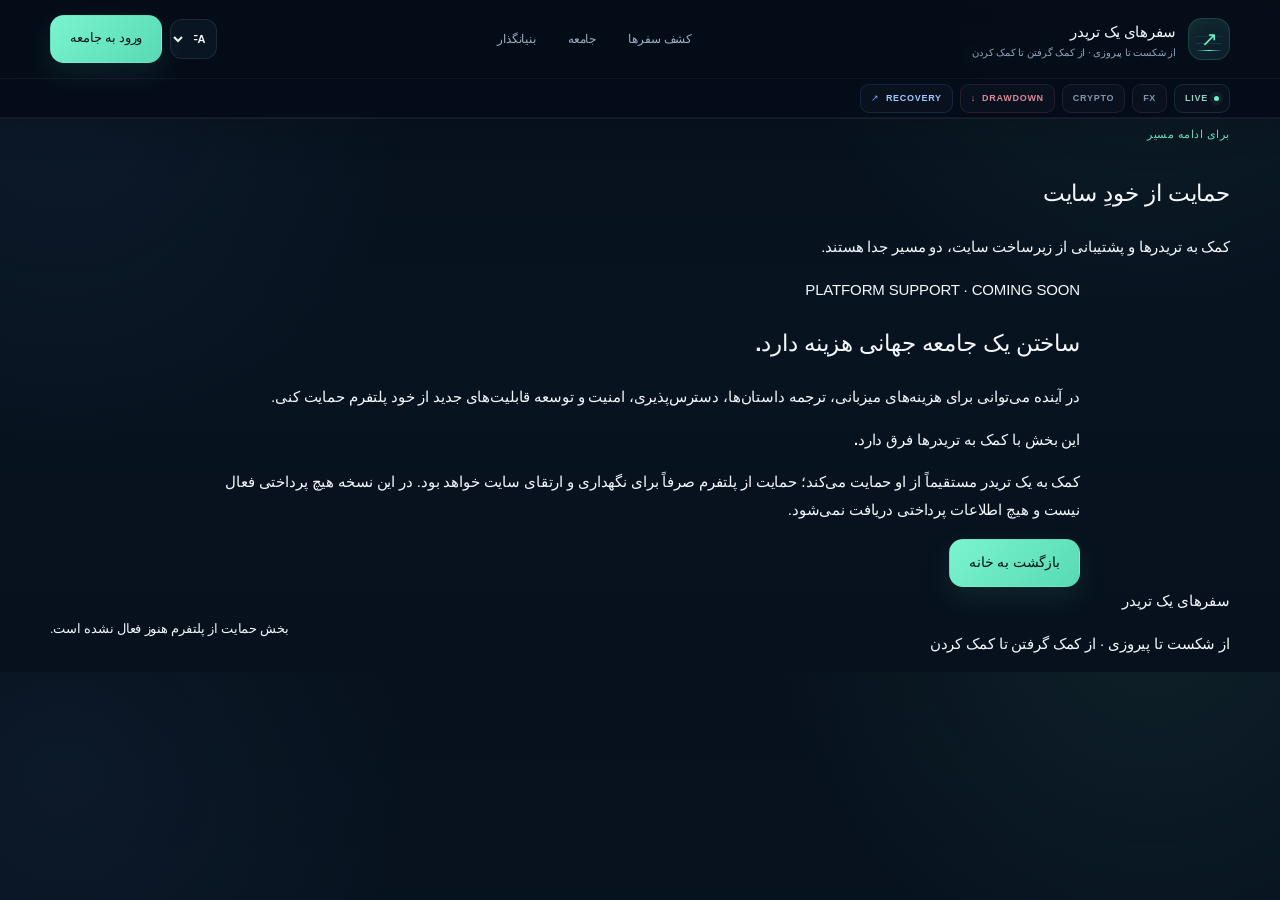
<file: platform-support.html>
<!doctype html><html lang="fa" dir="rtl"><head><meta charset="utf-8"><meta name="viewport" content="width=device-width,initial-scale=1"><script src="theme.js"></script><title>حمایت از سایت | سفرهای یک تریدر</title><link rel="stylesheet" href="styles.css"><link rel="stylesheet" href="platform-support.css"></head><body>
<header class="site-header trader-header"><div class="container trader-nav"><a class="brand trader-brand" href="index.html"><span class="brand-mark trader-brand-mark"><span>↗</span></span><span class="brand-copy"><strong id="brand">سفرهای یک تریدر</strong><small id="tagline">از شکست تا پیروزی · از کمک گرفتن تا کمک کردن</small></span></a><nav class="trader-main-nav"><a href="explore.html" id="exploreLink">کشف سفرها</a><a href="index.html#community" id="communityLink">جامعه</a><a href="founder.html" id="founderLink">بنیانگذار</a></nav><div class="trader-nav-actions"><select id="lang" class="header-language" aria-label="Language"><option value="fa">FA</option><option value="en">EN</option></select><a class="btn btn-mini btn-primary" href="signup.html" id="join">ورود به جامعه</a></div></div><div class="trader-market-strip"><div class="container trader-market-strip-inner"><span class="market-chip live"><i></i><b>LIVE</b></span><span class="market-chip">FX</span><span class="market-chip">CRYPTO</span><span class="market-chip danger">DRAWDOWN <b>↓</b></span><span class="market-chip recover">RECOVERY <b>↗</b></span></div></div></header>
<main><section class="signup-hero"><div class="container signup-hero-inner"><span class="eyebrow" id="kicker">برای ادامه مسیر</span><h1 id="title">حمایت از خودِ سایت</h1><p id="lead">کمک به تریدرها و پشتیبانی از زیرساخت سایت، دو مسیر جدا هستند.</p></div></section><section class="signup-section"><div class="container" style="max-width:880px"><article class="signup-form"><span class="profile-badge">PLATFORM SUPPORT · COMING SOON</span><h2 id="cardTitle">ساختن یک جامعه جهانی هزینه دارد.</h2><p id="bodyText">در آینده می‌توانی برای هزینه‌های میزبانی، ترجمه داستان‌ها، دسترس‌پذیری، امنیت و توسعه قابلیت‌های جدید از خود پلتفرم حمایت کنی.</p><div class="privacy-note"><strong id="separationTitle">این بخش با کمک به تریدرها فرق دارد.</strong><p id="separationText">کمک به یک تریدر مستقیماً از او حمایت می‌کند؛ حمایت از پلتفرم صرفاً برای نگهداری و ارتقای سایت خواهد بود. در این نسخه هیچ پرداختی فعال نیست و هیچ اطلاعات پرداختی دریافت نمی‌شود.</p></div><a class="btn btn-primary" href="index.html" id="backHome">بازگشت به خانه</a></article></div></section></main><footer class="site-footer"><div class="container footer-grid"><div><strong id="footBrand">سفرهای یک تریدر</strong><p id="footTag">از شکست تا پیروزی · از کمک گرفتن تا کمک کردن</p></div><small id="footNote">بخش حمایت از پلتفرم هنوز فعال نشده است.</small></div></footer>
<script src="market-header.js"></script><script src="platform-support.js"></script><script>
(()=>{const copy={fa:{brand:'سفرهای یک تریدر',tagline:'از شکست تا پیروزی · از کمک گرفتن تا کمک کردن',explore:'کشف سفرها',community:'جامعه',founder:'بنیانگذار',join:'ورود به جامعه',kicker:'برای ادامه مسیر',title:'حمایت از خودِ سایت',lead:'کمک به تریدرها و پشتیبانی از زیرساخت سایت، دو مسیر جدا هستند.',cardTitle:'ساختن یک جامعه جهانی هزینه دارد.',bodyText:'در آینده می‌توانی برای هزینه‌های میزبانی، ترجمه داستان‌ها، دسترس‌پذیری، امنیت و توسعه قابلیت‌های جدید از خود پلتفرم حمایت کنی.',separationTitle:'این بخش با کمک به تریدرها فرق دارد.',separationText:'کمک به یک تریدر مستقیماً از او حمایت می‌کند؛ حمایت از پلتفرم صرفاً برای نگهداری و ارتقای سایت خواهد بود. در این نسخه هیچ پرداختی فعال نیست و هیچ اطلاعات پرداختی دریافت نمی‌شود.',backHome:'بازگشت به خانه',footNote:'بخش حمایت از پلتفرم هنوز فعال نشده است.'},en:{brand:'Trader Journeys',tagline:'From failure to progress · From receiving help to giving back',explore:'Explore journeys',community:'Community',founder:'Founder',join:'Join the community',kicker:'KEEP THE JOURNEY MOVING',title:'Support the platform',lead:'Helping an individual trader and maintaining the platform are two separate paths.',cardTitle:'Building a global community has operating costs.',bodyText:'In the future, you will be able to support hosting, story translations, accessibility, security and new features.',separationTitle:'This is separate from supporting traders.',separationText:'A direct gift helps an individual trader. Platform support will be used only to maintain and improve the site. No payments are active and no payment details are collected in this version.',backHome:'Back to home',footNote:'Platform support is not active yet.'}};const select=document.getElementById('lang');function apply(l){const t=copy[l]||copy.fa;document.documentElement.lang=l;document.documentElement.dir=l==='fa'?'rtl':'ltr';document.body.dir=document.documentElement.dir;Object.keys(t).forEach(k=>{const map={explore:'exploreLink',community:'communityLink',founder:'founderLink',join:'join',footNote:'footNote'};const id=map[k]||k;const el=document.getElementById(id);if(el)el.textContent=t[k]});select.value=l;localStorage.setItem('tj-lang',l);localStorage.setItem('site-language',l);document.title=l==='en'?'Support the platform | Trader Journeys':'حمایت از سایت | سفرهای یک تریدر'}select.addEventListener('change',()=>apply(select.value));apply(localStorage.getItem('tj-lang')||localStorage.getItem('site-language')||'fa')})();
</script></body></html>
</file>
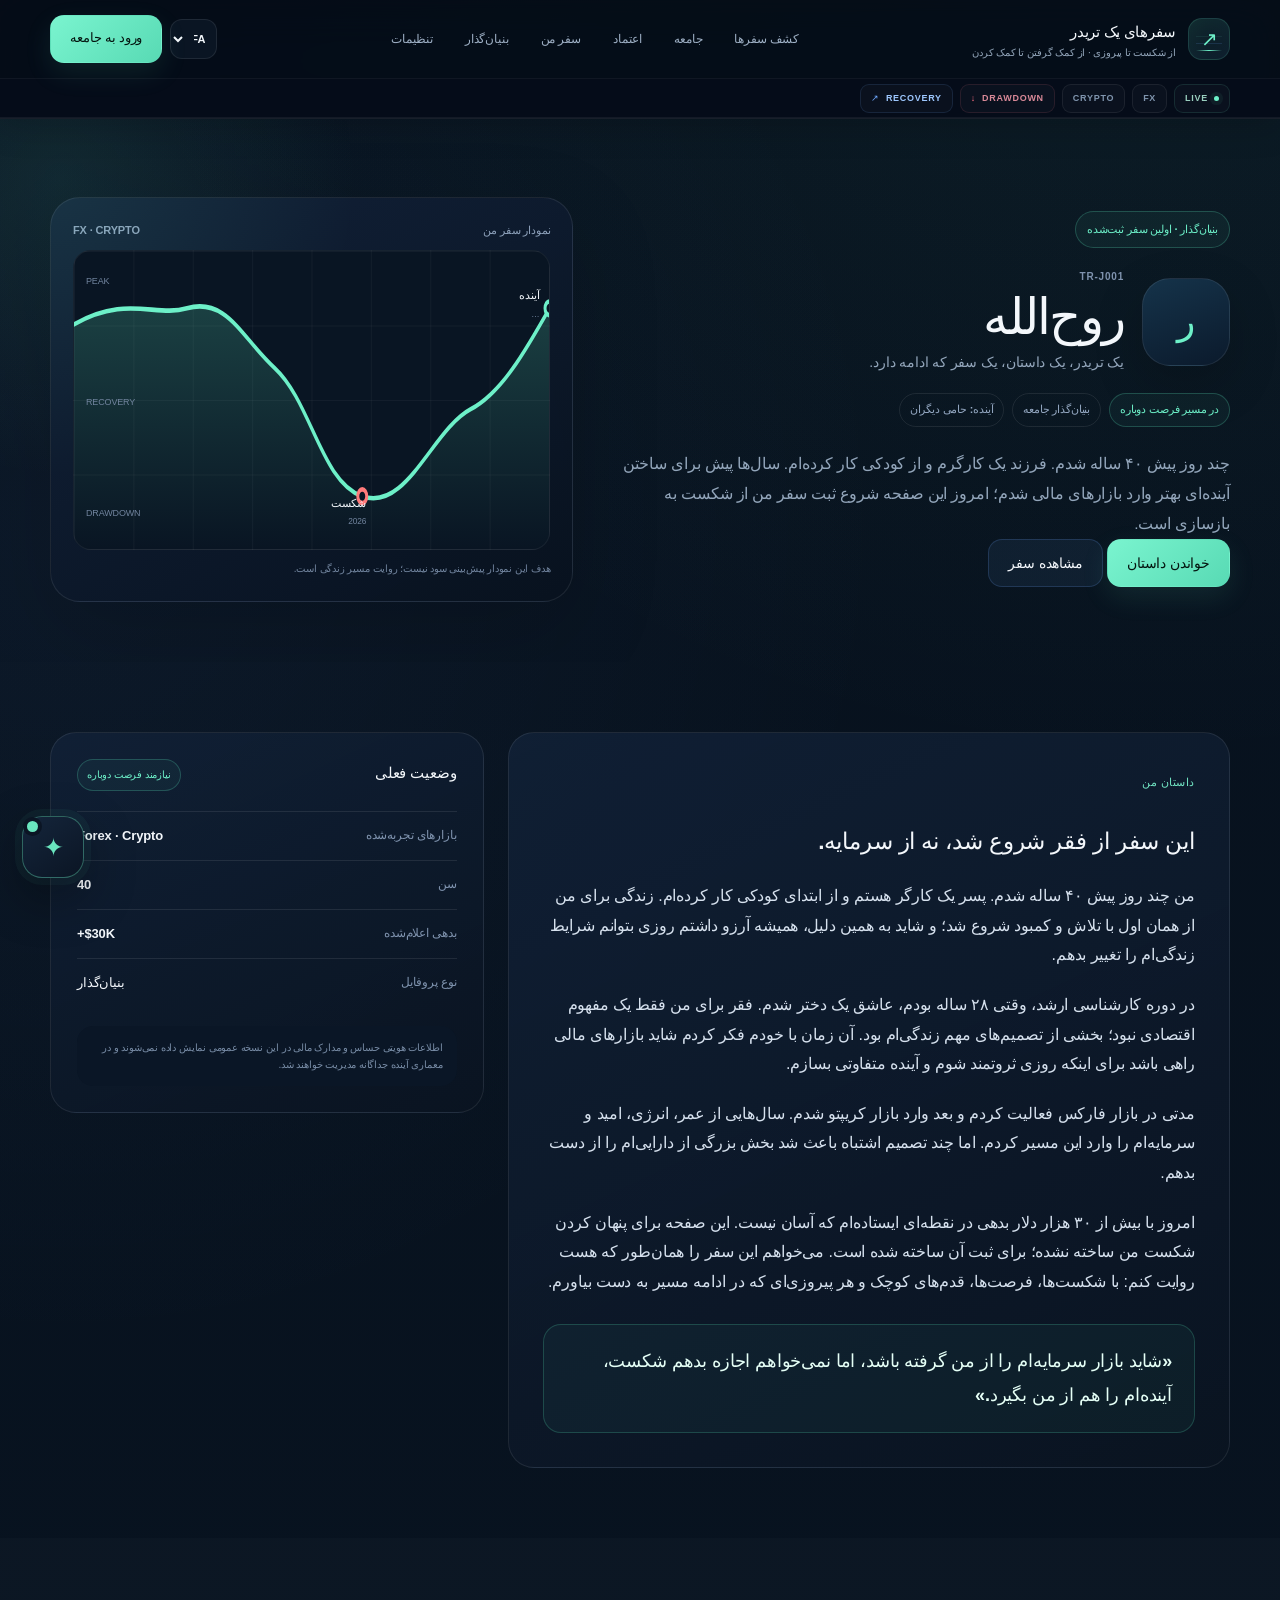
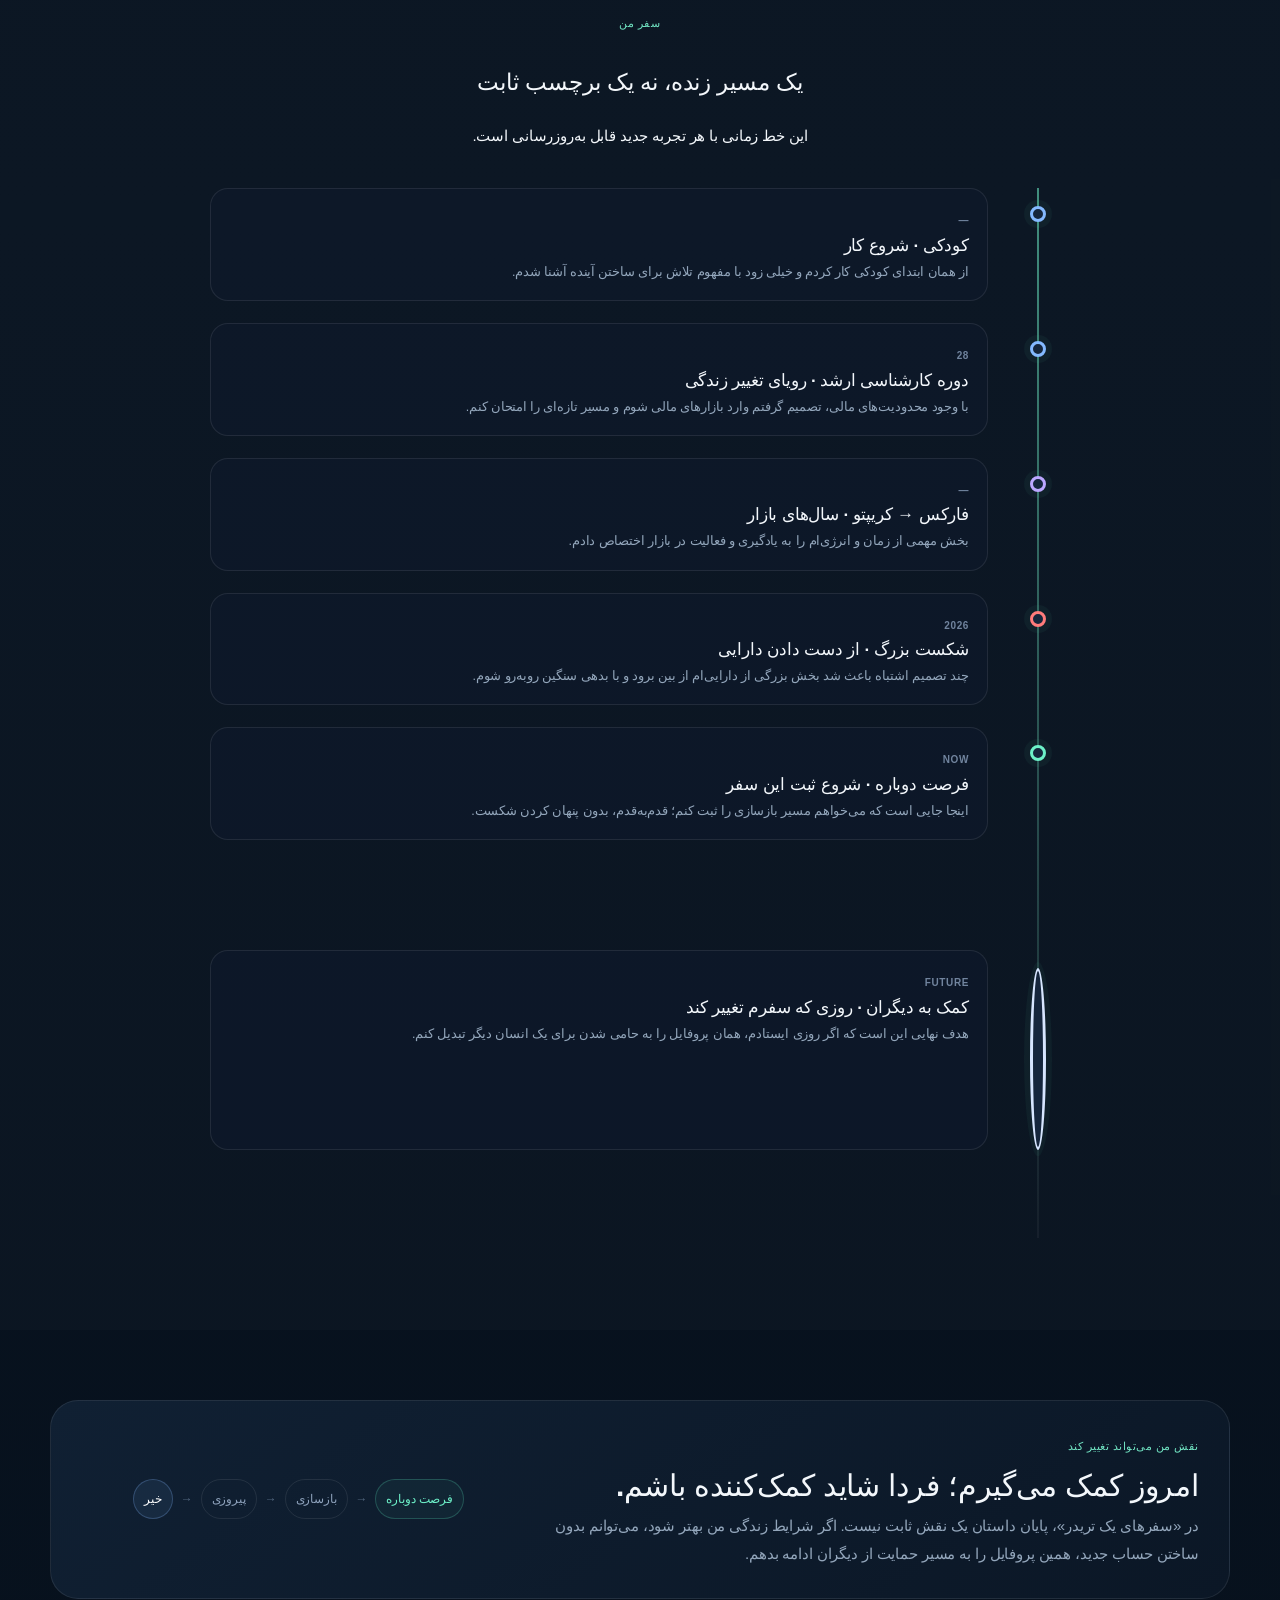
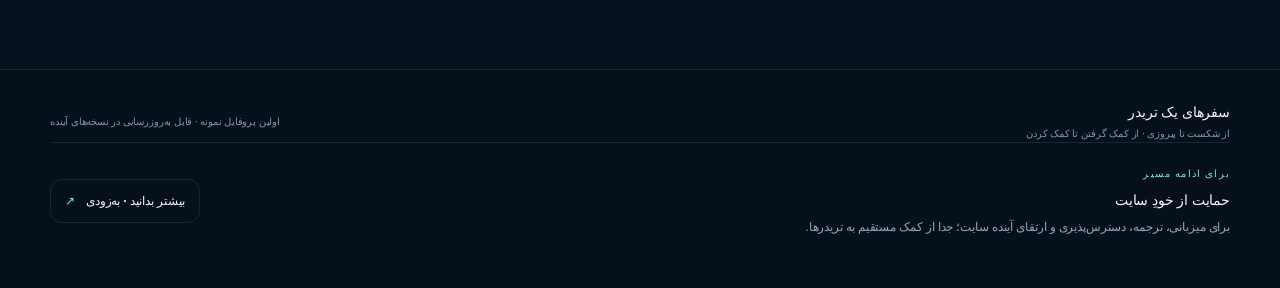
<file: profile.html>
<!doctype html>
<html lang="fa" dir="rtl">
<head>
  <meta charset="utf-8">
  <meta name="viewport" content="width=device-width, initial-scale=1">
  <meta name="description" content="پروفایل بنیان‌گذار در سفرهای یک تریدر؛ یک سفر واقعی از ورود به بازار تا شکست، بازسازی و آینده‌ای برای کمک به دیگران.">
  <script src="theme.js"></script>
  <meta name="theme-color" content="#07101d">
  <title>پروفایل بنیانگذار | سفرهای یک تریدر</title>
  <link rel="stylesheet" href="styles.css">
  <link rel="stylesheet" href="profile.css">
  <link rel="stylesheet" href="agent.css" />
<link rel="stylesheet" href="platform-support.css">
</head>
<body>
  <header class="site-header trader-header">
  <div class="container trader-nav">
    <a class="brand trader-brand" href="index.html" aria-label="سفرهای یک تریدر"><span class="brand-mark trader-brand-mark"><span>↗</span></span><span class="brand-copy"><strong data-nav="brand">سفرهای یک تریدر</strong><small data-nav="tagline">از شکست تا پیروزی · از کمک گرفتن تا کمک کردن</small></span></a>
    <nav class="trader-main-nav" id="globalNav" aria-label="Main navigation / منوی اصلی">
      <a href="explore.html" data-nav="explore">کشف سفرها</a><a href="index.html#community" data-nav="community">جامعه</a><a href="index.html#trust" data-nav="trust">اعتماد</a><a href="dashboard.html" data-nav="myJourney">سفر من</a><a href="founder.html" data-nav="founder">بنیانگذار</a><a href="settings.html" data-nav="settings">تنظیمات</a>
    </nav>
    
    <div class="trader-nav-actions"><select id="lang" class="header-language" aria-label="Language / زبان"><option value="fa">FA</option><option value="en">EN</option></select><a class="btn btn-mini btn-primary header-join" href="signup.html" data-nav="join">ورود به جامعه</a><button class="nav-toggle" id="navToggle" type="button" aria-expanded="false" aria-controls="globalNav"><span></span><span></span><span></span><b class="sr-only">Menu</b></button></div>
  </div>
  <div class="trader-market-strip" aria-label="Market status / وضعیت بازار">
    <div class="container trader-market-strip-inner">
      <span class="market-chip live"><i></i><b>LIVE</b></span>
      <span class="market-chip">FX</span>
      <span class="market-chip">CRYPTO</span>
      <span class="market-chip danger">DRAWDOWN <b>↓</b></span>
      <span class="market-chip recover">RECOVERY <b>↗</b></span>
    </div>
  </div>
  <div class="mobile-trader-menu" id="mobileTraderMenu"><div class="container"><a href="explore.html" data-nav="explore">کشف سفرها</a><a href="index.html#community" data-nav="community">جامعه</a><a href="index.html#trust" data-nav="trust">اعتماد</a><a href="dashboard.html" data-nav="myJourney">سفر من</a><a href="founder.html" data-nav="founder">بنیانگذار</a><a href="settings.html" data-nav="settings">تنظیمات</a><a href="signup.html" data-nav="join">ورود به جامعه</a></div></div>
</header>


  <main>
    <section class="profile-hero">
      <div class="container profile-hero-grid">
        <div class="profile-intro">
          <div class="founder-tag" data-t="founderTag">بنیان‌گذار · اولین سفر ثبت‌شده</div>
          <div class="profile-heading-row">
            <div class="large-avatar">ر</div>
            <div>
              <div class="profile-id">TR-J001</div>
              <h1 data-t="name">روح‌الله</h1>
              <p class="profile-subtitle" data-t="subtitle">یک تریدر، یک داستان، یک سفر که ادامه دارد.</p>
            </div>
          </div>
          <div class="role-row">
            <span class="role-chip role-active" data-t="role1">در مسیر فرصت دوباره</span>
            <span class="role-chip" data-t="role2">بنیان‌گذار جامعه</span>
            <span class="role-chip" data-t="role3">آینده: حامی دیگران</span>
          </div>
          <p class="profile-summary" data-t="summary">چند روز پیش ۴۰ ساله شدم. فرزند یک کارگرم و از کودکی کار کرده‌ام. سال‌ها پیش برای ساختن آینده‌ای بهتر وارد بازارهای مالی شدم؛ امروز این صفحه شروع ثبت سفر من از شکست به بازسازی است.</p>
          <div class="profile-actions">
            <a class="btn btn-primary" href="#story" data-t="readStory">خواندن داستان</a>
            <a class="btn btn-ghost" href="#timeline" data-t="viewJourney">مشاهده سفر</a>
          </div>
        </div>

        <aside class="journey-visual">
          <div class="journey-visual-head"><span data-t="chartTitle">نمودار سفر من</span><span>FX · CRYPTO</span></div>
          <div class="big-chart">
            <span class="axis-label top">PEAK</span>
            <span class="axis-label mid">RECOVERY</span>
            <span class="axis-label low">DRAWDOWN</span>
            <svg viewBox="0 0 640 260" preserveAspectRatio="none" aria-hidden="true">
              <defs>
                <linearGradient id="area" x1="0" x2="0" y1="0" y2="1">
                  <stop offset="0" stop-color="#59d9b2" stop-opacity=".22"/>
                  <stop offset="1" stop-color="#59d9b2" stop-opacity="0"/>
                </linearGradient>
              </defs>
              <path class="chart-area-fill" d="M0 64 C70 38 110 58 152 50 C206 40 226 76 270 102 C320 132 332 201 388 214 C448 228 482 156 534 138 C575 124 607 88 640 50 L640 260 L0 260 Z"/>
              <path class="chart-line" d="M0 64 C70 38 110 58 152 50 C206 40 226 76 270 102 C320 132 332 201 388 214 C448 228 482 156 534 138 C575 124 607 88 640 50"/>
              <circle cx="388" cy="214" r="6" class="chart-dot crash"/>
              <circle cx="640" cy="50" r="6" class="chart-dot future"/>
            </svg>
            <div class="chart-point crash-label"><b data-t="crash">شکست</b><small>2026</small></div>
            <div class="chart-point future-label"><b data-t="future">آینده</b><small>…</small></div>
          </div>
          <div class="visual-note" data-t="chartNote">هدف این نمودار پیش‌بینی سود نیست؛ روایت مسیر زندگی است.</div>
        </aside>
      </div>
    </section>

    <section class="profile-main" id="story">
      <div class="container profile-content-grid">
        <article class="story-main-card">
          <div class="section-title"><span class="eyebrow" data-t="storyEyebrow">داستان من</span><h2 data-t="storyTitle">این سفر از فقر شروع شد، نه از سرمایه.</h2></div>
          <div class="story-body">
            <p data-t="p1">من چند روز پیش ۴۰ ساله شدم. پسر یک کارگر هستم و از ابتدای کودکی کار کرده‌ام. زندگی برای من از همان اول با تلاش و کمبود شروع شد؛ و شاید به همین دلیل، همیشه آرزو داشتم روزی بتوانم شرایط زندگی‌ام را تغییر بدهم.</p>
            <p data-t="p2">در دوره کارشناسی ارشد، وقتی ۲۸ ساله بودم، عاشق یک دختر شدم. فقر برای من فقط یک مفهوم اقتصادی نبود؛ بخشی از تصمیم‌های مهم زندگی‌ام بود. آن زمان با خودم فکر کردم شاید بازارهای مالی راهی باشد برای اینکه روزی ثروتمند شوم و آینده متفاوتی بسازم.</p>
            <p data-t="p3">مدتی در بازار فارکس فعالیت کردم و بعد وارد بازار کریپتو شدم. سال‌هایی از عمر، انرژی، امید و سرمایه‌ام را وارد این مسیر کردم. اما چند تصمیم اشتباه باعث شد بخش بزرگی از دارایی‌ام را از دست بدهم.</p>
            <p data-t="p4">امروز با بیش از ۳۰ هزار دلار بدهی در نقطه‌ای ایستاده‌ام که آسان نیست. این صفحه برای پنهان کردن شکست من ساخته نشده؛ برای ثبت آن ساخته شده است. می‌خواهم این سفر را همان‌طور که هست روایت کنم: با شکست‌ها، فرصت‌ها، قدم‌های کوچک و هر پیروزی‌ای که در ادامه مسیر به دست بیاورم.</p>
            <div class="quote-box" data-t="quote">«شاید بازار سرمایه‌ام را از من گرفته باشد، اما نمی‌خواهم اجازه بدهم شکست، آینده‌ام را هم از من بگیرد.»</div>
          </div>
        </article>

        <aside class="profile-side-card">
          <div class="side-head"><span data-t="statusTitle">وضعیت فعلی</span><span class="status-chip" data-t="status">نیازمند فرصت دوباره</span></div>
          <div class="need-list">
            <div><span data-t="market">بازارهای تجربه‌شده</span><strong>Forex · Crypto</strong></div>
            <div><span data-t="age">سن</span><strong>40</strong></div>
            <div><span data-t="debt">بدهی اعلام‌شده</span><strong>$30K+</strong></div>
            <div><span data-t="profileType">نوع پروفایل</span><strong data-t="founderProfile">بنیان‌گذار</strong></div>
          </div>
          <div class="privacy-note" data-t="privacy">اطلاعات هویتی حساس و مدارک مالی در این نسخه عمومی نمایش داده نمی‌شوند و در معماری آینده جداگانه مدیریت خواهند شد.</div>
        </aside>
      </div>
    </section>

    <section class="timeline-section" id="timeline">
      <div class="container">
        <div class="section-title centered"><span class="eyebrow" data-t="timelineEyebrow">سفر من</span><h2 data-t="timelineTitle">یک مسیر زنده، نه یک برچسب ثابت</h2><p data-t="timelineLead">این خط زمانی با هر تجربه جدید قابل به‌روزرسانی است.</p></div>
        <div class="timeline-chart-wrap">
          <div class="timeline-spine"></div>
          <div class="timeline-item"><div class="time-dot positive"></div><div><span>—</span><h3 data-t="t1">کودکی · شروع کار</h3><p data-t="t1p">از همان ابتدای کودکی کار کردم و خیلی زود با مفهوم تلاش برای ساختن آینده آشنا شدم.</p></div></div>
          <div class="timeline-item"><div class="time-dot positive"></div><div><span>28</span><h3 data-t="t2">دوره کارشناسی ارشد · رویای تغییر زندگی</h3><p data-t="t2p">با وجود محدودیت‌های مالی، تصمیم گرفتم وارد بازارهای مالی شوم و مسیر تازه‌ای را امتحان کنم.</p></div></div>
          <div class="timeline-item"><div class="time-dot market"></div><div><span>—</span><h3 data-t="t3">فارکس → کریپتو · سال‌های بازار</h3><p data-t="t3p">بخش مهمی از زمان و انرژی‌ام را به یادگیری و فعالیت در بازار اختصاص دادم.</p></div></div>
          <div class="timeline-item danger"><div class="time-dot danger"></div><div><span>2026</span><h3 data-t="t4">شکست بزرگ · از دست دادن دارایی</h3><p data-t="t4p">چند تصمیم اشتباه باعث شد بخش بزرگی از دارایی‌ام از بین برود و با بدهی سنگین روبه‌رو شوم.</p></div></div>
          <div class="timeline-item recovery"><div class="time-dot recovery"></div><div><span>NOW</span><h3 data-t="t5">فرصت دوباره · شروع ثبت این سفر</h3><p data-t="t5p">اینجا جایی است که می‌خواهم مسیر بازسازی را ثبت کنم؛ قدم‌به‌قدم، بدون پنهان کردن شکست.</p></div></div>
          <div class="timeline-item future"><div class="time-dot future"></div><div><span>FUTURE</span><h3 data-t="t6">کمک به دیگران · روزی که سفرم تغییر کند</h3><p data-t="t6p">هدف نهایی این است که اگر روزی ایستادم، همان پروفایل را به حامی شدن برای یک انسان دیگر تبدیل کنم.</p></div></div>
        </div>
      </div>
    </section>

    <section class="future-role">
      <div class="container future-role-box">
        <div><span class="eyebrow" data-t="futureEyebrow">نقش من می‌تواند تغییر کند</span><h2 data-t="futureTitle">امروز کمک می‌گیرم؛ فردا شاید کمک‌کننده باشم.</h2><p data-t="futureText">در «سفرهای یک تریدر»، پایان داستان یک نقش ثابت نیست. اگر شرایط زندگی من بهتر شود، می‌توانم بدون ساختن حساب جدید، همین پروفایل را به مسیر حمایت از دیگران ادامه بدهم.</p></div>
        <div class="role-flow"><span class="flow-active" data-t="flow1">فرصت دوباره</span><i>→</i><span data-t="flow2">بازسازی</span><i>→</i><span data-t="flow3">پیروزی</span><i>→</i><span class="flow-give" data-t="flow4">خیر</span></div>
      </div>
    </section>
  </main>

  <footer class="footer"><div class="container footer-grid"><div><strong data-t="brand">سفرهای یک تریدر</strong><small data-t="tagline">از شکست تا پیروزی · از کمک گرفتن تا کمک کردن</small></div><div><small data-t="footerNote">اولین پروفایل نمونه · قابل به‌روزرسانی در نسخه‌های آینده</small></div></div></footer>
  <script src="profile.js"></script>
  <script src="agent.js"></script>
<script src="market-header.js"></script>
<script src="language-sync.js"></script>
<script src="platform-support.js"></script>
</body>
</html>
</file>
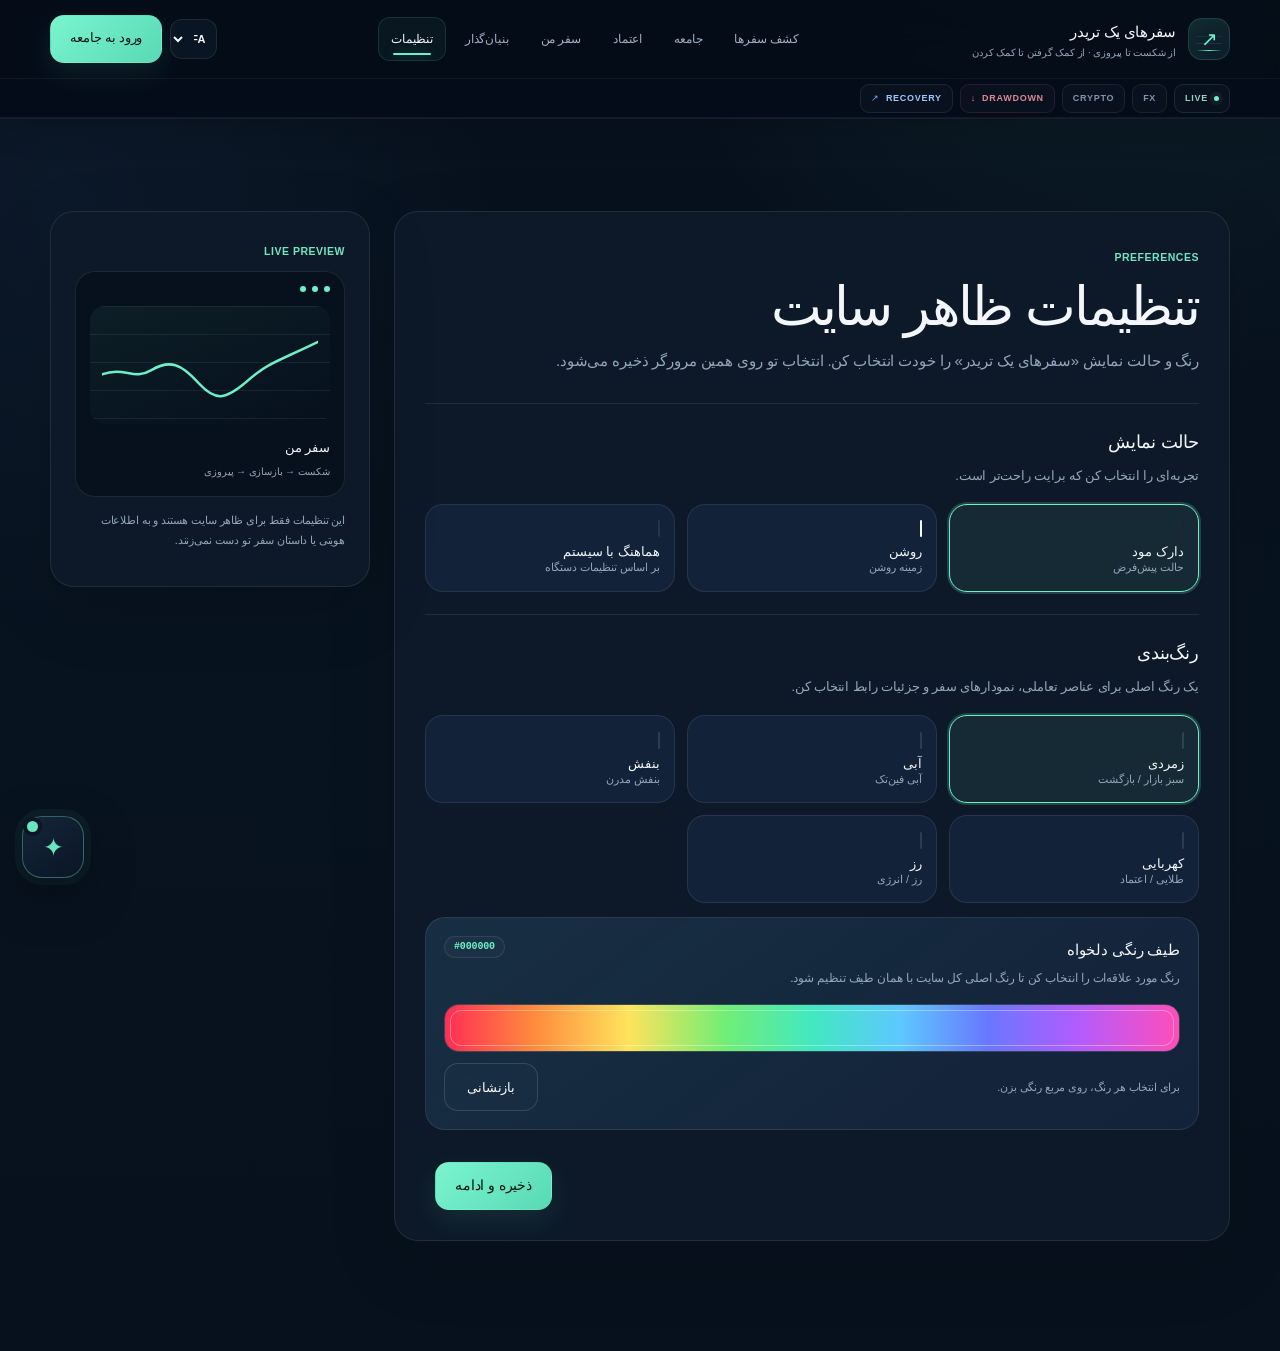
<file: settings.html>
<!doctype html>
<html lang="fa" dir="rtl">
<head>
  <meta charset="utf-8">
  <meta name="viewport" content="width=device-width, initial-scale=1">
  <meta name="description" content="تنظیمات ظاهری سفرهای یک تریدر؛ انتخاب حالت روشن یا تاریک و رنگ‌بندی سایت." data-description-fa="تنظیمات ظاهری سفرهای یک تریدر؛ انتخاب حالت روشن یا تاریک و رنگ‌بندی سایت." data-description-en="Trader Journeys appearance settings: choose light or dark mode and customize the site accent color.">
  <meta name="theme-color" content="#07101d">
  <script src="theme.js"></script>
  <title>تنظیمات | سفرهای یک تریدر</title>
  <link rel="stylesheet" href="styles.css">
  <link rel="stylesheet" href="settings.css">
  <link rel="stylesheet" href="agent.css">
<link rel="stylesheet" href="platform-support.css">
</head>
<body>
  <header class="site-header trader-header">
  <div class="container trader-nav">
    <a class="brand trader-brand" href="index.html" aria-label="سفرهای یک تریدر"><span class="brand-mark trader-brand-mark"><span>↗</span></span><span class="brand-copy"><strong data-nav="brand">سفرهای یک تریدر</strong><small data-nav="tagline">از شکست تا پیروزی · از کمک گرفتن تا کمک کردن</small></span></a>
    <nav class="trader-main-nav" id="globalNav" aria-label="Main navigation / منوی اصلی">
      <a href="explore.html" data-nav="explore">کشف سفرها</a><a href="index.html#community" data-nav="community">جامعه</a><a href="index.html#trust" data-nav="trust">اعتماد</a><a href="dashboard.html" data-nav="myJourney">سفر من</a><a href="founder.html" data-nav="founder">بنیانگذار</a><a href="settings.html" data-nav="settings">تنظیمات</a>
    </nav>
    
    <div class="trader-nav-actions"><select id="lang" class="header-language" aria-label="Language / زبان"><option value="fa">FA</option><option value="en">EN</option></select><a class="btn btn-mini btn-primary header-join" href="signup.html" data-nav="join">ورود به جامعه</a><button class="nav-toggle" id="navToggle" type="button" aria-expanded="false" aria-controls="globalNav"><span></span><span></span><span></span><b class="sr-only">Menu</b></button></div>
  </div>
  <div class="trader-market-strip" aria-label="Market status / وضعیت بازار">
    <div class="container trader-market-strip-inner">
      <span class="market-chip live"><i></i><b>LIVE</b></span>
      <span class="market-chip">FX</span>
      <span class="market-chip">CRYPTO</span>
      <span class="market-chip danger">DRAWDOWN <b>↓</b></span>
      <span class="market-chip recover">RECOVERY <b>↗</b></span>
    </div>
  </div>
  <div class="mobile-trader-menu" id="mobileTraderMenu"><div class="container"><a href="explore.html" data-nav="explore">کشف سفرها</a><a href="index.html#community" data-nav="community">جامعه</a><a href="index.html#trust" data-nav="trust">اعتماد</a><a href="dashboard.html" data-nav="myJourney">سفر من</a><a href="founder.html" data-nav="founder">بنیانگذار</a><a href="settings.html" data-nav="settings">تنظیمات</a><a href="signup.html" data-nav="join">ورود به جامعه</a></div></div>
</header>


  <main>
    <section class="settings-page">
      <div class="container settings-layout">
        <div class="settings-card">
          <div class="settings-head">
            <span class="eyebrow" id="eyebrow">PREFERENCES</span>
            <h1 id="title">تنظیمات ظاهر سایت</h1>
            <p id="lead">رنگ و حالت نمایش «سفرهای یک تریدر» را خودت انتخاب کن. انتخاب تو روی همین مرورگر ذخیره می‌شود.</p>
          </div>

          <div class="setting-group">
            <h2 id="modeTitle">حالت نمایش</h2>
            <p id="modeLead">تجربه‌ای را انتخاب کن که برایت راحت‌تر است.</p>
            <div class="option-grid mode-grid">
              <button class="option-button" data-setting-mode="dark"><span class="mode-preview mode-dark"></span><strong id="darkLabel">دارک مود</strong><small id="darkSub">حالت پیش‌فرض</small></button>
              <button class="option-button" data-setting-mode="light"><span class="mode-preview mode-light"></span><strong id="lightLabel">روشن</strong><small id="lightSub">زمینه روشن</small></button>
              <button class="option-button" data-setting-mode="system"><span class="mode-preview mode-system"></span><strong id="systemLabel">هماهنگ با سیستم</strong><small id="systemSub">بر اساس تنظیمات دستگاه</small></button>
            </div>
          </div>

          <div class="setting-group">
            <h2 id="colorTitle">رنگ‌بندی</h2>
            <p id="colorLead">یک رنگ اصلی برای عناصر تعاملی، نمودارهای سفر و جزئیات رابط انتخاب کن.</p>
            <div class="option-grid">
              <button class="option-button" data-setting-color="emerald"><span class="swatch swatch-emerald"></span><strong>Emerald</strong><small id="emeraldSub">سبز بازار / بازگشت</small></button>
              <button class="option-button" data-setting-color="blue"><span class="swatch swatch-blue"></span><strong>Blue</strong><small id="blueSub">آبی فین‌تک</small></button>
              <button class="option-button" data-setting-color="purple"><span class="swatch swatch-purple"></span><strong>Purple</strong><small id="purpleSub">بنفش مدرن</small></button>
              <button class="option-button" data-setting-color="amber"><span class="swatch swatch-amber"></span><strong>Amber</strong><small id="amberSub">طلایی / اعتماد</small></button>
              <button class="option-button" data-setting-color="rose"><span class="swatch swatch-rose"></span><strong>Rose</strong><small id="roseSub">رز / انرژی</small></button>
            </div>
            <div class="custom-color-card">
              <div class="custom-color-head">
                <div>
                  <strong id="customColorTitle">طیف رنگی دلخواه</strong>
                  <p id="customColorLead">رنگ مورد علاقه‌ات را انتخاب کن تا رنگ اصلی کل سایت با همان طیف تنظیم شود.</p>
                </div>
                <span class="custom-color-value" id="customColorValue">#6DF0C8</span>
              </div>
              <div class="spectrum-picker" aria-label="انتخاب طیف رنگی">
                <div class="spectrum-bar"></div>
                <input id="customColor" type="color" value="#6df0c8" aria-label="رنگ دلخواه">
              </div>
              <div class="custom-color-row">
                <span id="customColorHint">برای انتخاب هر رنگ، روی مربع رنگی بزن.</span>
                <button type="button" class="btn btn-mini btn-outline" id="resetColor">بازنشانی</button>
              </div>
            </div>
          </div>

          <div class="settings-actions">
            <a class="btn btn-primary" href="index.html" id="done">ذخیره و ادامه</a>
            <span id="settingsStatus" class="settings-note" aria-live="polite"></span>
          </div>
        </div>

        <aside class="settings-aside">
          <div class="eyebrow" id="previewLabel">LIVE PREVIEW</div>
          <div class="preview-window">
            <div class="preview-top"><i></i><i></i><i></i></div>
            <div class="preview-chart">
              <svg viewBox="0 0 280 110" preserveAspectRatio="none"><path d="M0,66 C30,56 40,74 64,61 S103,54 125,76 S160,96 188,74 S225,52 280,28" fill="none" stroke="currentColor" stroke-width="3" stroke-linecap="round"/></svg>
            </div>
            <div class="preview-text"><strong id="previewTitle">سفر من</strong><span id="previewSub">شکست → بازسازی → پیروزی</span></div>
          </div>
          <p class="settings-note" id="privacyNote">این تنظیمات فقط برای ظاهر سایت هستند و به اطلاعات هویتی یا داستان سفر تو دست نمی‌زنند.</p>
        </aside>
      </div>
    </section>
  </main>

  <script>
    const dict={
      fa:{back:'← بازگشت به خانه',profile:'ساخت پروفایل',note:'ظاهر سایت را برای خودت انتخاب کن',eyebrow:'PREFERENCES',title:'تنظیمات ظاهر سایت',lead:'رنگ و حالت نمایش «سفرهای یک تریدر» را خودت انتخاب کن. انتخاب تو روی همین مرورگر ذخیره می‌شود.',mode:'حالت نمایش',modeLead:'تجربه‌ای را انتخاب کن که برایت راحت‌تر است.',dark:'دارک مود',darkSub:'حالت پیش‌فرض',light:'روشن',lightSub:'زمینه روشن',system:'هماهنگ با سیستم',systemSub:'بر اساس تنظیمات دستگاه',color:'رنگ‌بندی',colorLead:'یک رنگ اصلی برای عناصر تعاملی، نمودارهای سفر و جزئیات رابط انتخاب کن.',emerald:'سبز بازار / بازگشت',blue:'آبی فین‌تک',purple:'بنفش مدرن',amber:'طلایی / اعتماد',rose:'رز / انرژی',customTitle:'طیف رنگی دلخواه',customLead:'رنگ مورد علاقه‌ات را انتخاب کن تا رنگ اصلی کل سایت با همان طیف تنظیم شود.',customHint:'برای انتخاب هر رنگ، روی مربع رنگی بزن.',resetColor:'بازنشانی',preview:'LIVE PREVIEW',previewTitle:'سفر من',previewSub:'شکست → بازسازی → پیروزی',privacy:'این تنظیمات فقط برای ظاهر سایت هستند و به اطلاعات هویتی یا داستان سفر تو دست نمی‌زنند.',done:'ذخیره و ادامه'},
      en:{back:'← Back home',profile:'Create profile',note:'Choose your visual experience',eyebrow:'PREFERENCES',title:'Appearance settings',lead:'Choose the visual mode and color palette for Trader Journeys. Your choice is saved in this browser.',mode:'Display mode',modeLead:'Pick the experience that feels best for you.',dark:'Dark mode',darkSub:'Default experience',light:'Light',lightSub:'Light background',system:'System',systemSub:'Follow your device',color:'Color theme',colorLead:'Choose the main accent used for interactive elements, journey charts, and interface details.',emerald:'Market green / recovery',blue:'Fintech blue',purple:'Modern purple',amber:'Gold / trust',rose:'Rose / energy',customTitle:'Custom color spectrum',customLead:'Choose any color you like and use it as the main accent across the site.',customHint:'Click the color square to choose any color.',resetColor:'Reset',preview:'LIVE PREVIEW',previewTitle:'My Journey',previewSub:'Failure → Rebuild → Victory',privacy:'These settings only control appearance; they do not change your identity or journey data.',done:'Save and continue'}
    };
    function langSet(l){
      const d=dict[l]; document.documentElement.lang=l; document.documentElement.dir=l==='fa'?'rtl':'ltr'; localStorage.setItem('tj-lang',l);
      for(const [id,key] of [['customColorTitle','customTitle'],['customColorLead','customLead'],['customColorHint','customHint'],['resetColor','resetColor'],['backHome','back'],['profileLink','profile'],['tapeNote','note'],['eyebrow','eyebrow'],['title','title'],['lead','lead'],['modeTitle','mode'],['modeLead','modeLead'],['darkLabel','dark'],['darkSub','darkSub'],['lightLabel','light'],['lightSub','lightSub'],['systemLabel','system'],['systemSub','systemSub'],['colorTitle','color'],['colorLead','colorLead'],['emeraldSub','emerald'],['blueSub','blue'],['purpleSub','purple'],['amberSub','amber'],['roseSub','rose'],['previewLabel','preview'],['previewTitle','previewTitle'],['previewSub','previewSub'],['privacyNote','privacy'],['done','done']]){const el=document.getElementById(id);if(el)el.textContent=d[key]}
      document.title=l==='fa'?'تنظیمات | سفرهای یک تریدر':'Settings | Trader Journeys'; updateActive();
    }
    function updateActive(){const s=TJTheme.read();document.querySelectorAll('[data-setting-mode]').forEach(b=>b.classList.toggle('active',b.dataset.settingMode===s.mode));document.querySelectorAll('[data-setting-color]').forEach(b=>b.classList.toggle('active',b.dataset.settingColor===s.color));}
    document.getElementById('lang').addEventListener('change',e=>langSet(e.target.value));
    langSet(localStorage.getItem('tj-lang')||localStorage.getItem('site-language')||'fa');
  </script>
  <script src="settings.js"></script>
  <script src="agent.js"></script>
<script src="market-header.js"></script>
<script src="language-sync.js"></script>
<script src="platform-support.js"></script>
</body>
</html>
</file>
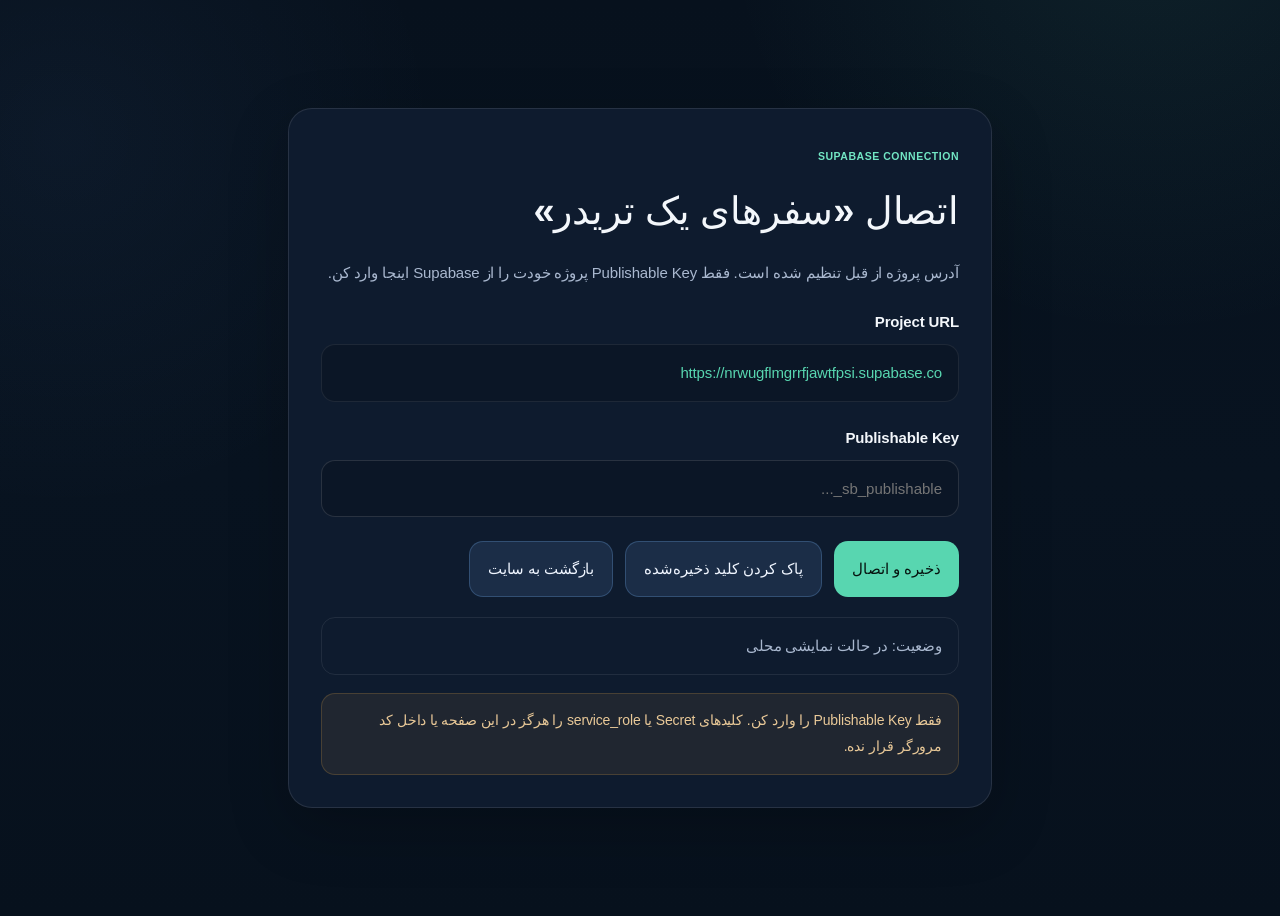
<file: supabase-setup.html>
<!doctype html>
<html lang="fa" dir="rtl">
<head>
  <meta charset="utf-8">
  <meta name="viewport" content="width=device-width,initial-scale=1">
  <title>اتصال به Supabase | سفرهای یک تریدر</title>
  <link rel="stylesheet" href="styles.css">
  <style>
    .setup-wrap{max-width:760px;margin:80px auto;padding:28px}
    .setup-card{background:rgba(16,29,48,.92);border:1px solid rgba(255,255,255,.10);border-radius:24px;padding:32px;box-shadow:0 20px 60px rgba(0,0,0,.22)}
    .setup-card h1{margin:0 0 12px;font-size:38px}
    .setup-card p{color:#a9b8cf;margin:8px 0 20px}
    label{display:block;font-weight:800;margin:22px 0 8px}
    input{width:100%;padding:14px 16px;border-radius:14px;border:1px solid rgba(255,255,255,.12);background:#0b1626;color:#eff5ff;font:inherit}
    .urlbox{padding:14px 16px;border-radius:14px;background:#0b1626;color:#58d6b0;word-break:break-all;border:1px solid rgba(255,255,255,.08)}
    .actions{display:flex;gap:12px;flex-wrap:wrap;margin-top:24px}
    button,a.btn{border:0;border-radius:14px;padding:13px 18px;font:inherit;font-weight:800;cursor:pointer;text-decoration:none}
    .primary{background:#58d6b0;color:#06130f}.secondary{background:rgba(124,182,255,.12);color:#eff5ff;border:1px solid rgba(124,182,255,.24)!important}
    .status{margin-top:20px;padding:14px 16px;border-radius:14px;border:1px solid rgba(255,255,255,.08);color:#a9b8cf;white-space:pre-wrap}
    .warning{margin-top:18px;padding:14px 16px;border-radius:14px;background:rgba(255,180,76,.08);border:1px solid rgba(255,180,76,.18);color:#e9c998;font-size:14px}
    @media(max-width:600px){.setup-wrap{margin:30px auto;padding:14px}.setup-card{padding:22px}.setup-card h1{font-size:30px}.actions>*{width:100%;text-align:center}}
  </style>
</head>
<body>
  <div class="setup-wrap">
    <div class="setup-card">
      <div class="eyebrow">SUPABASE CONNECTION</div>
      <h1>اتصال «سفرهای یک تریدر»</h1>
      <p>آدرس پروژه از قبل تنظیم شده است. فقط Publishable Key پروژه خودت را از Supabase اینجا وارد کن.</p>

      <label>Project URL</label>
      <div class="urlbox">https://nrwugflmgrrfjawtfpsi.supabase.co</div>

      <label for="key">Publishable Key</label>
      <input id="key" type="password" autocomplete="off" placeholder="sb_publishable_...">

      <div class="actions">
        <button class="primary" id="save">ذخیره و اتصال</button>
        <button class="secondary" id="clear">پاک کردن کلید ذخیره‌شده</button>
        <a class="btn secondary" href="index.html">بازگشت به سایت</a>
      </div>

      <div class="status" id="status">وضعیت: در حالت نمایشی محلی</div>
      <div class="warning">فقط Publishable Key را وارد کن. کلیدهای Secret یا service_role را هرگز در این صفحه یا داخل کد مرورگر قرار نده.</div>
    </div>
  </div>

  <script>
    const keyInput = document.getElementById('key');
    const status = document.getElementById('status');
    const saved = localStorage.getItem('tj-supabase-publishable-key') || '';
    if (saved) {
      keyInput.value = saved;
      status.textContent = 'وضعیت: یک Publishable Key در این مرورگر ذخیره شده است.';
    }

    document.getElementById('save').addEventListener('click', () => {
      const key = keyInput.value.trim();
      if (!key) {
        status.textContent = 'لطفاً Publishable Key را وارد کن.';
        return;
      }
      if (!/^sb_publishable_/.test(key) && !/^eyJ/.test(key)) {
        status.textContent = 'این مقدار شبیه Publishable/anon key نیست. کلید درست Supabase را وارد کن.';
        return;
      }
      localStorage.setItem('tj-supabase-publishable-key', key);
      status.textContent = 'کلید ذخیره شد. صفحه‌های ثبت‌نام و ورود را از نو باز کن تا اتصال فعال شود.';
    });

    document.getElementById('clear').addEventListener('click', () => {
      localStorage.removeItem('tj-supabase-publishable-key');
      keyInput.value = '';
      status.textContent = 'کلید پاک شد؛ سایت دوباره در حالت نمایشی محلی قرار می‌گیرد.';
    });
  </script>
</body>
</html>
</file>
<file: styles.css>
:root{--bg:#07101d;--panel:#0e1a2c;--panel2:#122239;--text:#eef6ff;--muted:#9db0c7;--line:rgba(255,255,255,.10);--accent:#59d9b2;--accent2:#84b9ff;--max:1180px;--radius:26px}
*{box-sizing:border-box}html{scroll-behavior:smooth}body{margin:0;background:radial-gradient(circle at 80% -10%,rgba(89,217,178,.10),transparent 28%),linear-gradient(180deg,var(--bg),#091523 48%,#081321);color:var(--text);font:16px/1.8 system-ui,-apple-system,BlinkMacSystemFont,"Segoe UI",Tahoma,Arial,sans-serif}.container{width:min(calc(100% - 40px),var(--max));margin-inline:auto}a{color:inherit;text-decoration:none}.site-header{position:sticky;top:0;z-index:50;background:rgba(7,16,29,.83);backdrop-filter:blur(18px);border-bottom:1px solid var(--line)}.nav-wrap{min-height:76px;display:flex;align-items:center;justify-content:space-between;gap:18px}.brand{display:flex;align-items:center;gap:12px;min-width:285px}.brand-mark{width:40px;height:40px;border:1px solid var(--line);border-radius:13px;display:grid;place-items:center;color:var(--accent);font-size:20px;background:rgba(89,217,178,.05)}.brand-copy strong,.brand-copy small{display:block}.brand-copy strong{font-size:15px}.brand-copy small{font-size:10px;color:var(--muted);white-space:nowrap}.main-nav{display:flex;gap:20px;color:var(--muted);font-size:13px}.main-nav a:hover{color:var(--text)}.nav-tools{display:flex;align-items:center;gap:9px}.nav-tools select{background:#0a1524;color:var(--text);border:1px solid var(--line);border-radius:12px;padding:8px 10px;font:inherit}.nav-tools option{color:#111}.btn{display:inline-flex;align-items:center;justify-content:center;min-height:50px;padding:0 20px;border-radius:14px;font-weight:800;border:1px solid transparent;transition:.2s}.btn-mini{min-height:40px;padding:0 14px;font-size:13px}.btn-primary{background:var(--accent);color:#04140f}.btn-primary:hover{transform:translateY(-1px)}.btn-ghost{background:rgba(132,185,255,.10);border-color:rgba(132,185,255,.20)}.btn-outline{background:transparent;border-color:var(--line)}.hero{position:relative;overflow:hidden;padding:102px 0 88px}.hero-glow{position:absolute;filter:blur(12px);pointer-events:none;border-radius:999px}.hero-glow-a{width:440px;height:440px;background:rgba(89,217,178,.09);right:-170px;top:40px}.hero-glow-b{width:380px;height:380px;background:rgba(132,185,255,.07);left:-170px;bottom:-180px}.hero-grid{position:relative;display:grid;grid-template-columns:1.08fr .92fr;gap:48px;align-items:center}.eyebrow{display:inline-block;color:var(--accent);font-size:11px;font-weight:900;letter-spacing:.06em;margin-bottom:10px}.hero h1{font-size:clamp(42px,5.6vw,68px);line-height:1.04;letter-spacing:-.05em;margin:0 0 20px;max-width:760px}.hero-lead{color:var(--muted);font-size:18px;max-width:760px;margin:0}.hero-actions{display:flex;gap:12px;flex-wrap:wrap;margin-top:28px}.hero-pills{display:flex;gap:8px;flex-wrap:wrap;margin-top:18px;color:#8498b2;font-size:11px}.hero-pills span{border:1px solid var(--line);border-radius:999px;padding:5px 10px}.journey-card{border:1px solid var(--line);border-radius:32px;padding:25px;background:linear-gradient(150deg,rgba(18,34,57,.96),rgba(10,20,33,.97));box-shadow:0 30px 100px rgba(0,0,0,.20)}.journey-card-head{display:flex;align-items:center;justify-content:space-between;font-size:11px;font-weight:900;color:#8da4c0}.live-dot{width:9px;height:9px;border-radius:50%;background:var(--accent);box-shadow:0 0 0 7px rgba(89,217,178,.07)}.journey-track{position:relative;margin-top:24px}.journey-track:before{content:"";position:absolute;top:20px;bottom:20px;right:20px;width:1px;background:rgba(255,255,255,.10)}body[dir="ltr"] .journey-track:before{right:auto;left:20px}.journey-step{position:relative;display:grid;grid-template-columns:40px 1fr;gap:12px;padding:13px 0}.journey-step>span{width:40px;height:40px;display:grid;place-items:center;border-radius:13px;border:1px solid var(--line);color:#8ea1bb;background:#091523;font-size:10px;font-weight:900;z-index:1}.journey-step.active>span{border-color:rgba(89,217,178,.35);color:var(--accent);background:rgba(89,217,178,.07)}.journey-step b,.journey-step small{display:block}.journey-step b{font-size:14px}.journey-step small{color:var(--muted);font-size:11px;margin-top:2px}.journey-foot{margin-top:12px;border-top:1px solid var(--line);padding-top:16px;color:#7f94ae;font-size:11px}.manifesto{padding:90px 0;border-top:1px solid var(--line);border-bottom:1px solid var(--line);background:rgba(255,255,255,.02)}.manifesto-grid{display:grid;grid-template-columns:.9fr 1.1fr;gap:60px;align-items:end}.section-label h2,.section-heading h2,.story-copy h2,.founder-box h2,.future-box h2{font-size:clamp(32px,4vw,50px);line-height:1.14;letter-spacing:-.04em;margin:0}.manifesto-copy p{color:var(--muted);margin:0 0 14px;font-size:17px}.paths,.story-feature,.trust,.founder,.future{padding:94px 0}.section-heading{max-width:790px;margin-bottom:36px}.centered{text-align:center;margin-inline:auto}.section-heading p{color:var(--muted);margin:12px 0 0}.path-grid{display:grid;grid-template-columns:repeat(2,1fr);gap:20px}.path-card{border:1px solid var(--line);border-radius:var(--radius);padding:31px;background:linear-gradient(150deg,#112139,#0c1828);min-height:430px}.path-card.donor{background:linear-gradient(150deg,rgba(18,49,53,.92),#0c1b29)}.path-card.second{background:linear-gradient(150deg,rgba(17,36,61,.97),#0c1727)}.path-icon{font-size:29px;margin-bottom:8px}.path-kicker{color:#87a0bc;font-size:10px;font-weight:900;letter-spacing:.09em}.path-card h3{font-size:30px;margin:8px 0 8px}.path-card p{color:var(--muted);margin:0 0 20px}.path-list{border-top:1px solid var(--line);margin-top:18px}.path-list div{display:grid;grid-template-columns:40px 1fr;gap:8px;padding:12px 0;border-bottom:1px solid var(--line)}.path-list span{color:var(--accent);font-size:11px;font-weight:900}.path-list b{font-size:13px}.text-link{display:inline-block;color:var(--accent);font-weight:900;font-size:13px;margin-top:18px}.story-feature{background:rgba(255,255,255,.025)}.story-grid{display:grid;grid-template-columns:1fr 1fr;gap:36px;align-items:center}.story-copy p,.future-box p,.founder-box p{color:var(--muted);font-size:17px;max-width:680px}.profile-card{border:1px solid var(--line);border-radius:26px;padding:26px;background:linear-gradient(145deg,#12233b,#0c1828);box-shadow:0 26px 80px rgba(0,0,0,.16)}.profile-top{display:grid;grid-template-columns:52px 1fr auto;gap:12px;align-items:center}.profile-avatar{width:52px;height:52px;border-radius:17px;display:grid;place-items:center;background:#0a1726;border:1px solid var(--line);color:var(--accent);font-weight:900}.profile-top strong,.profile-top small{display:block}.profile-top small{font-size:10px;color:var(--muted)}.badge{font-size:10px;border:1px solid rgba(89,217,178,.25);padding:6px 9px;border-radius:999px;color:var(--accent);white-space:nowrap}.profile-story{margin-top:24px;padding:22px;border:1px solid var(--line);border-radius:18px;color:#c7d5e7;font-size:15px}.timeline-mini{display:grid;grid-template-columns:repeat(4,1fr);gap:8px;margin-top:14px}.timeline-mini div{padding:12px 10px;border:1px solid var(--line);border-radius:15px}.timeline-mini span,.timeline-mini b{display:block}.timeline-mini span{color:#7f94ad;font-size:9px}.timeline-mini b{font-size:10px;margin-top:4px}.trust{border-top:1px solid var(--line)}.trust-grid{display:grid;grid-template-columns:repeat(4,1fr);gap:14px}.trust-card{border:1px solid var(--line);border-radius:21px;padding:24px;background:var(--panel)}.trust-card>span{color:var(--accent);font-size:10px;font-weight:900}.trust-card h3{font-size:17px;margin:9px 0 4px}.trust-card p{color:var(--muted);font-size:12px;margin:0}.founder-box{display:grid;grid-template-columns:95px 1fr;gap:25px;align-items:start;border:1px solid var(--line);border-radius:28px;padding:34px;background:linear-gradient(150deg,#102039,#0b1625)}.founder-mark{font-size:110px;line-height:.75;color:var(--accent);font-family:Georgia,serif}.future-box{display:flex;align-items:center;justify-content:space-between;gap:28px;border:1px solid var(--line);border-radius:28px;padding:35px;background:linear-gradient(150deg,rgba(20,38,62,.9),rgba(13,24,40,.9))}.language-cloud{display:flex;gap:9px;flex-wrap:wrap;max-width:360px;justify-content:flex-end}.language-cloud span{width:48px;height:48px;border:1px solid var(--line);display:grid;place-items:center;border-radius:15px;color:#a5b8ce;font-size:11px;font-weight:900}.footer{padding:30px 0 45px;border-top:1px solid var(--line)}.footer-grid{display:flex;justify-content:space-between;align-items:center;gap:20px}.footer strong,.footer small{display:block}.footer small{color:#8094ad;font-size:10px}
/* Market-native visual language: charts, candles, drawdown and recovery */
.market-card{position:relative;overflow:hidden}.market-grid-lines{position:absolute;inset:74px 20px 95px;background:repeating-linear-gradient(to bottom,rgba(255,255,255,.055) 0 1px,transparent 1px 34px),repeating-linear-gradient(to right,rgba(255,255,255,.035) 0 1px,transparent 1px 72px);mask-image:linear-gradient(90deg,transparent,black 10%,black 90%,transparent);pointer-events:none}.market-symbol{font-size:9px;color:#6e86a3;letter-spacing:.08em}.market-chart{position:relative;margin-top:14px;height:190px;border-bottom:1px solid rgba(255,255,255,.09)}.price-label{position:absolute;left:8px;font-size:8px;color:#627894;z-index:2}.price-top{top:4px}.price-mid{top:68px}.price-low{bottom:18px}.chart-area{position:absolute;inset:4px 22px 22px 74px}.journey-line{position:absolute;inset:0;width:100%;height:100%;color:var(--accent);filter:drop-shadow(0 0 8px rgba(89,217,178,.28))}.candle{position:absolute;bottom:14px;width:9px;height:76px;border-radius:2px;background:var(--accent2);opacity:.55}.candle:before,.candle:after{content:"";position:absolute;left:4px;width:1px;background:currentColor;opacity:.9}.candle:before{top:-12px;height:10px}.candle:after{bottom:-10px;height:9px}.candle i{position:absolute;inset:7px 0;border-radius:1px;background:currentColor}.candle.up{color:var(--accent);background:var(--accent)}.candle.down{color:#d18c9e;background:#8b5361}.c1{left:6%;height:36px}.c2{left:16%;height:54px}.c3{left:30%;height:73px}.c4{left:41%;height:97px}.c5{left:50%;height:110px}.c6{left:59%;height:104px}.c7{left:74%;height:73px}.c8{left:87%;height:42px}.chart-caption{position:absolute;left:74px;right:22px;bottom:0;display:flex;justify-content:space-between;color:#7388a3;font-size:9px}.market-ribbon{display:flex;gap:5px;align-items:flex-end;height:34px;margin-bottom:16px;opacity:.9}.market-ribbon span{display:block;width:7px;border-radius:3px 3px 2px 2px;border:1px solid currentColor;background:currentColor}.market-ribbon-up{color:var(--accent)}.market-ribbon-up span:nth-child(1){height:11px}.market-ribbon-up span:nth-child(2){height:18px}.market-ribbon-up span:nth-child(3){height:14px}.market-ribbon-up span:nth-child(4){height:25px}.market-ribbon-up span:nth-child(5){height:31px}.market-ribbon-recover{color:var(--accent2)}.market-ribbon-recover span:nth-child(1){height:28px}.market-ribbon-recover span:nth-child(2){height:22px}.market-ribbon-recover span:nth-child(3){height:13px}.market-ribbon-recover span:nth-child(4){height:20px}.market-ribbon-recover span:nth-child(5){height:30px}.mini-market{display:flex;justify-content:flex-end;gap:9px;align-items:center;color:#6f84a0;font-size:9px;margin-top:16px}.mini-down{color:#d18c9e}.mini-up{color:var(--accent)}

.sr-only{position:absolute;clip:rect(0,0,0,0);width:1px;height:1px;overflow:hidden}
@media (max-width:980px){.main-nav{display:none}.hero-grid,.story-grid,.manifesto-grid{grid-template-columns:1fr}.path-grid{grid-template-columns:1fr}.trust-grid{grid-template-columns:repeat(2,1fr)}.journey-card{max-width:700px}.future-box{flex-direction:column;align-items:flex-start}.language-cloud{justify-content:flex-start}}
@media (max-width:600px){.container{width:min(calc(100% - 24px),var(--max))}.brand{min-width:0}.brand-copy small{display:none}.nav-tools .btn{display:none}.hero{padding:72px 0 68px}.hero h1{font-size:40px}.hero-lead{font-size:16px}.hero-actions .btn{width:100%}.manifesto,.paths,.story-feature,.trust,.founder,.future{padding:70px 0}.timeline-mini{grid-template-columns:repeat(2,1fr)}.trust-grid{grid-template-columns:1fr}.founder-box{grid-template-columns:1fr}.founder-mark{font-size:80px}.footer-grid{flex-direction:column;align-items:flex-start}}

/* v4 — contemporary financial-product visual system */
:root{
  --bg:#050a12;
  --bg-2:#08111e;
  --panel:#0b1422;
  --panel-2:#0e1a2c;
  --panel-3:#111f33;
  --text:#f3f7fc;
  --muted:#9baabd;
  --muted-2:#6f8199;
  --line:rgba(255,255,255,.085);
  --line-strong:rgba(255,255,255,.14);
  --accent:#6df0c8;
  --accent-2:#5aa8ff;
  --danger:#ff667c;
  --warning:#f6c96b;
  --max:1220px;
  --radius:24px;
}
body{
  background:
    radial-gradient(900px 500px at 78% -12%,rgba(90,168,255,.12),transparent 62%),
    radial-gradient(720px 430px at 6% 8%,rgba(109,240,200,.08),transparent 65%),
    linear-gradient(180deg,#050a12 0%,#07101b 42%,#06101a 100%);
  color:var(--text);
  letter-spacing:-.01em;
}
body::before{
  content:"";position:fixed;inset:0;pointer-events:none;opacity:.18;z-index:-1;
  background-image:linear-gradient(rgba(255,255,255,.025) 1px,transparent 1px),linear-gradient(90deg,rgba(255,255,255,.025) 1px,transparent 1px);
  background-size:72px 72px;
  mask-image:linear-gradient(to bottom,black,transparent 88%);
}
.container{width:min(calc(100% - 48px),var(--max))}
.site-header{background:rgba(5,10,18,.78);border-bottom:1px solid rgba(255,255,255,.07)}
.nav-wrap{min-height:82px}
.brand-mark{border-color:rgba(109,240,200,.18);background:linear-gradient(145deg,rgba(109,240,200,.10),rgba(90,168,255,.06));box-shadow:inset 0 0 22px rgba(109,240,200,.05),0 8px 30px rgba(0,0,0,.18)}
.brand-copy strong{font-size:15px;letter-spacing:-.02em}.brand-copy small{font-size:9px}
.main-nav{gap:24px;color:#8393aa}.main-nav a{position:relative;padding:29px 0 28px}.main-nav a::after{content:"";position:absolute;left:0;right:0;bottom:17px;height:2px;border-radius:10px;background:var(--accent);transform:scaleX(0);transform-origin:center;transition:.22s}.main-nav a:hover::after{transform:scaleX(1)}
.nav-tools select{background:rgba(255,255,255,.03);border-color:var(--line);min-width:86px}
.btn{border-radius:13px;min-height:52px;box-shadow:0 10px 30px rgba(0,0,0,.10)}
.btn-primary{background:linear-gradient(135deg,#7af4cf,#58dab4);box-shadow:0 12px 34px rgba(88,218,180,.15)}
.btn-primary:hover{transform:translateY(-2px);box-shadow:0 16px 40px rgba(88,218,180,.22)}
.btn-ghost{background:rgba(90,168,255,.08);border-color:rgba(90,168,255,.20)}
.btn-outline{background:rgba(255,255,255,.025)}
.market-tape{border-bottom:1px solid rgba(255,255,255,.06);background:rgba(255,255,255,.018);font-size:10px;color:#768aa4;text-transform:uppercase;letter-spacing:.08em}
.market-tape-inner{min-height:34px;display:flex;align-items:center;justify-content:center;gap:22px;white-space:nowrap;overflow:auto;scrollbar-width:none}.market-tape-inner::-webkit-scrollbar{display:none}.market-tape em{font-style:normal;color:#425671}.tape-brand{display:inline-flex;align-items:center;gap:8px;color:#b7c4d6}.tape-brand i{width:6px;height:6px;border-radius:50%;background:var(--accent);box-shadow:0 0 0 4px rgba(109,240,200,.07)}.tape-down strong{color:var(--danger)}.tape-recover strong{color:var(--accent)}.tape-note{color:#657891;text-transform:none;letter-spacing:0}
.hero{padding:110px 0 92px}.hero-glow-a{width:560px;height:560px;background:radial-gradient(circle,rgba(109,240,200,.12),transparent 70%);right:-260px;top:-80px}.hero-glow-b{width:520px;height:520px;background:radial-gradient(circle,rgba(90,168,255,.10),transparent 70%);left:-250px;bottom:-320px}
.hero-grid{grid-template-columns:1.02fr .98fr;gap:62px}.eyebrow{font-size:10px;letter-spacing:.11em;text-transform:uppercase;color:#72e6c4}.hero h1{font-size:clamp(50px,6.6vw,86px);max-width:820px;line-height:.98}.hero-lead{font-size:18px;line-height:1.9;color:#a7b7ca;max-width:690px}
.hero-pills span{background:rgba(255,255,255,.018);border-color:var(--line);padding:6px 11px}
.journey-card{padding:20px;border-radius:28px;background:linear-gradient(155deg,rgba(15,30,49,.93),rgba(6,14,24,.97));border-color:rgba(255,255,255,.10);box-shadow:0 32px 100px rgba(0,0,0,.32),inset 0 1px 0 rgba(255,255,255,.035)}
.market-chart{height:224px}.market-grid-lines{inset:50px 20px 88px}.chart-area{inset:4px 16px 22px 82px}.candle{filter:drop-shadow(0 7px 11px rgba(0,0,0,.18));opacity:.82}.candle.up{background:#69e7bf}.candle.down{background:#ff7083}.journey-line{filter:drop-shadow(0 0 10px rgba(109,240,200,.42))}.journey-foot{color:#71839a}
.market-card{border-color:rgba(109,240,200,.13)}
.manifesto{padding:105px 0;background:linear-gradient(180deg,rgba(255,255,255,.015),transparent);border-color:rgba(255,255,255,.06)}
.section-label h2,.section-heading h2,.story-copy h2,.founder-box h2,.future-box h2{font-size:clamp(34px,4.2vw,54px)}
.manifesto-copy p,.story-copy p,.future-box p,.founder-box p{color:#9eb0c5;font-size:17px}
.path-grid{gap:18px}.path-card{min-height:470px;padding:34px;background:linear-gradient(155deg,#0e1a2b,#09111d);border-color:rgba(255,255,255,.08);box-shadow:0 24px 70px rgba(0,0,0,.16);transition:.25s ease;position:relative;overflow:hidden}.path-card::after{content:"";position:absolute;inset:auto -20% -55% 20%;height:260px;border-radius:50%;background:radial-gradient(circle,rgba(109,240,200,.10),transparent 70%);pointer-events:none}.path-card:hover{transform:translateY(-5px);border-color:rgba(109,240,200,.22);box-shadow:0 28px 90px rgba(0,0,0,.24)}.path-card.second::after{background:radial-gradient(circle,rgba(90,168,255,.12),transparent 70%)}.path-kicker{color:#8195ad;letter-spacing:.12em}.path-icon{width:50px;height:50px;display:grid;place-items:center;border:1px solid var(--line);border-radius:16px;background:rgba(255,255,255,.025);box-shadow:inset 0 0 24px rgba(255,255,255,.02)}.path-card h3{font-size:32px;letter-spacing:-.03em}.path-list div{padding:14px 0;border-color:rgba(255,255,255,.065)}.path-list span{font-variant-numeric:tabular-nums;color:#71dfbf}
.market-ribbon{position:relative;left:auto;right:auto;bottom:auto;top:auto;height:70px;opacity:.82;display:flex;align-items:flex-end;gap:7px;padding:0 8px 10px;margin:-10px -2px 14px;pointer-events:none;border-bottom:1px solid rgba(255,255,255,.06)}.market-ribbon span{width:10px;border-radius:2px 2px 0 0;background:#63dfbb;box-shadow:0 0 14px rgba(99,223,187,.10)}.market-ribbon-up span:nth-child(1){height:22px}.market-ribbon-up span:nth-child(2){height:34px}.market-ribbon-up span:nth-child(3){height:30px}.market-ribbon-up span:nth-child(4){height:51px}.market-ribbon-up span:nth-child(5){height:65px}.market-ribbon-recover span{background:#6bb0ff}.market-ribbon-recover span:nth-child(1){height:60px}.market-ribbon-recover span:nth-child(2){height:48px}.market-ribbon-recover span:nth-child(3){height:34px}.market-ribbon-recover span:nth-child(4){height:44px}.market-ribbon-recover span:nth-child(5){height:72px}
.story-feature{background:linear-gradient(180deg,rgba(255,255,255,.02),rgba(255,255,255,.005));border-top:1px solid rgba(255,255,255,.04)}.profile-card{padding:28px;border-color:rgba(255,255,255,.09);background:linear-gradient(150deg,#0f1d30,#09131f);box-shadow:0 28px 90px rgba(0,0,0,.24)}.profile-avatar{background:linear-gradient(145deg,#0e2730,#0b1524);border-color:rgba(109,240,200,.18)}.profile-story{background:rgba(255,255,255,.025);border-color:rgba(255,255,255,.07)}.timeline-mini div{background:rgba(255,255,255,.018);border-color:rgba(255,255,255,.065)}
.trust{background:rgba(5,10,18,.28)}.trust-card{background:rgba(255,255,255,.018);border-color:rgba(255,255,255,.07);transition:.2s}.trust-card:hover{transform:translateY(-3px);border-color:rgba(90,168,255,.20);background:rgba(90,168,255,.035)}
.founder-box{position:relative;overflow:hidden;border-color:rgba(109,240,200,.10);background:linear-gradient(145deg,rgba(15,30,48,.92),rgba(8,17,28,.96));box-shadow:0 24px 70px rgba(0,0,0,.18)}.founder-box::after{content:"";position:absolute;width:360px;height:360px;right:-150px;top:-190px;border-radius:50%;background:radial-gradient(circle,rgba(109,240,200,.12),transparent 68%);pointer-events:none}.founder-mark{font-size:124px;text-shadow:0 0 30px rgba(109,240,200,.10)}
.future-box{background:linear-gradient(145deg,rgba(15,30,49,.92),rgba(8,17,28,.96));border-color:rgba(90,168,255,.11)}.language-cloud span{background:rgba(255,255,255,.02);border-color:rgba(255,255,255,.07);transition:.2s}.language-cloud span:hover{transform:translateY(-3px);border-color:rgba(109,240,200,.18);color:var(--accent)}
.footer{border-color:rgba(255,255,255,.06)}
@media(max-width:960px){.container{width:min(calc(100% - 32px),var(--max))}.main-nav{display:none}.hero-grid,.manifesto-grid,.story-grid{grid-template-columns:1fr}.hero{padding-top:76px}.hero-copy{max-width:820px}.journey-card{max-width:760px}.trust-grid{grid-template-columns:repeat(2,1fr)}.future-box{flex-direction:column;align-items:flex-start}.language-cloud{justify-content:flex-start}.path-card{min-height:430px}}
@media(max-width:620px){.container{width:min(calc(100% - 24px),var(--max))}.market-tape-inner{justify-content:flex-start;gap:14px}.brand{min-width:0}.brand-copy small{display:none}.hero h1{font-size:44px}.hero-lead{font-size:16px}.hero-actions .btn{width:100%}.journey-card{padding:16px;border-radius:22px}.market-chart{height:190px}.chart-area{inset:4px 10px 20px 62px}.price-label{left:5px}.path-grid,.trust-grid{grid-template-columns:1fr}.path-card{min-height:410px;padding:26px}.timeline-mini{grid-template-columns:repeat(2,1fr)}}

/* Trust pillars - enlarged for stronger brand presence */
.trust-grid{gap:20px}
.trust-card{min-height:230px;padding:32px 28px 30px;display:flex;flex-direction:column;justify-content:center}
.trust-card>span{font-size:32px;line-height:1;margin-bottom:10px}
.trust-card h3{font-size:26px;margin:4px 0 10px;letter-spacing:-.02em}
.trust-card p{font-size:14px;line-height:1.8;max-width:34ch}
@media(max-width:960px){.trust-card{min-height:210px}}
@media(max-width:620px){.trust-card{min-height:190px;padding:26px 22px}.trust-card>span{font-size:28px}.trust-card h3{font-size:23px}}

/* Trust cards: visual + meaning side by side */
.trust-grid{grid-template-columns:repeat(2,1fr);gap:18px}
.trust-card{min-height:250px;padding:18px;display:grid;grid-template-columns:170px 1fr;gap:22px;align-items:center;position:relative;overflow:hidden}
.trust-card:after{content:"";position:absolute;inset:auto -40px -55px auto;width:160px;height:160px;border-radius:50%;background:radial-gradient(circle,rgba(89,217,178,.10),transparent 65%);pointer-events:none}
.trust-visual{height:190px;border:1px solid rgba(255,255,255,.07);border-radius:20px;display:grid;place-items:center;background:linear-gradient(145deg,rgba(89,217,178,.07),rgba(132,185,255,.04));color:var(--accent);position:relative;overflow:hidden}
.trust-visual:before{content:"";position:absolute;inset:0;background-image:linear-gradient(rgba(255,255,255,.045) 1px,transparent 1px),linear-gradient(90deg,rgba(255,255,255,.045) 1px,transparent 1px);background-size:20px 20px;mask-image:linear-gradient(to bottom,rgba(0,0,0,.8),transparent)}
.trust-visual svg{width:88%;height:88%;position:relative;z-index:1}
.trust-content{position:relative;z-index:2}
.trust-content>span{display:inline-block;color:#7f94ae;font-size:10px;font-weight:900;letter-spacing:.10em;margin-bottom:8px}
.trust-content h3{font-size:30px;margin:0 0 8px;letter-spacing:-.03em}
.trust-content p{font-size:14px;line-height:1.8;max-width:38ch;margin:0;color:var(--muted)}
body[dir="ltr"] .trust-card{grid-template-columns:170px 1fr}
@media(max-width:960px){.trust-grid{grid-template-columns:1fr 1fr}.trust-card{grid-template-columns:140px 1fr}.trust-visual{height:175px}}
@media(max-width:680px){.trust-grid{grid-template-columns:1fr}.trust-card{grid-template-columns:115px 1fr;min-height:190px}.trust-visual{height:150px}.trust-content h3{font-size:25px}.trust-content p{font-size:13px}}
@media(max-width:470px){.trust-card{grid-template-columns:1fr}.trust-visual{height:145px}.trust-content{padding:2px 4px 8px}}

/* Typography polish — balanced, premium, readable */
:root{
  --font-ui: "Vazirmatn", "Segoe UI", Tahoma, Arial, sans-serif;
}
html{font-size:16px}
body{
  font-family:var(--font-ui);
  font-size:15.5px;
  line-height:1.82;
  font-weight:450;
  -webkit-font-smoothing:antialiased;
  text-rendering:optimizeLegibility;
  font-synthesis:none;
}
.brand-copy strong{font-size:16px;font-weight:800;letter-spacing:-.02em}
.brand-copy small{font-size:10px;font-weight:500;line-height:1.5}
.main-nav{font-size:13.5px;font-weight:600}
.nav-tools select{font-size:13px;font-weight:600}
.btn{font-size:14px;font-weight:750;letter-spacing:-.01em}
.btn-mini{font-size:12.5px}
.eyebrow{font-size:10.5px;font-weight:800;letter-spacing:.05em}
.hero h1{
  font-size:clamp(40px,4.25vw,56px);
  line-height:1.14;
  font-weight:780;
  letter-spacing:-.035em;
  margin-bottom:18px;
  max-width:720px;
  white-space:normal;
  text-wrap:balance;
}
.hero-lead{font-size:16.5px;line-height:1.95;max-width:700px}
.hero-pills{font-size:10.5px;font-weight:650}
.hero-pills span{padding:5px 10px}
.journey-card{padding:23px}
.journey-card-head{font-size:10.5px}
.journey-step b{font-size:13.5px;font-weight:750}
.journey-step small{font-size:10.5px}
.journey-foot{font-size:10.5px}
.section-label h2,.section-heading h2,.story-copy h2,.founder-box h2,.future-box h2{
  font-size:clamp(30px,3.2vw,44px);
  line-height:1.2;
  font-weight:760;
  letter-spacing:-.03em;
}
.manifesto-copy p,.story-copy p,.future-box p,.founder-box p{font-size:15.5px;line-height:1.95}
.section-heading p{font-size:15px;line-height:1.9}
.path-card h3{font-size:25px;line-height:1.3;font-weight:760}
.path-card p{font-size:14px;line-height:1.9}
.path-list b{font-size:12.5px;font-weight:700}
.path-list span{font-size:10px}
.text-link{font-size:12.5px;font-weight:750}
.profile-top strong{font-size:15px;font-weight:750}
.profile-top small{font-size:10px}
.profile-story{font-size:14px;line-height:1.9}
.timeline-mini b{font-size:10.5px}
.trust-content h3{font-size:24px;line-height:1.3;font-weight:760}
.trust-content p{font-size:13px;line-height:1.9}
.founder-box p{max-width:760px}
.future-box h2{max-width:620px}
.footer strong{font-size:14px;font-weight:750}
.footer small{font-size:10px;line-height:1.7}
@media(max-width:900px){
  .hero h1{font-size:clamp(38px,6vw,50px)}
  .section-label h2,.section-heading h2,.story-copy h2,.founder-box h2,.future-box h2{font-size:36px}
}
@media(max-width:620px){
  body{font-size:15px}
  .hero h1{font-size:34px;line-height:1.18}
  .hero-lead{font-size:15.5px}
  .section-label h2,.section-heading h2,.story-copy h2,.founder-box h2,.future-box h2{font-size:30px}
  .path-card h3{font-size:23px}
  .trust-content h3{font-size:22px}
}

/* User-controlled appearance themes */
:root[data-color-theme="emerald"]{--accent:#6df0c8;--accent2:#78b7ff;--danger:#ff7083}
:root[data-color-theme="blue"]{--accent:#78b7ff;--accent2:#78c9ff;--danger:#ff718c}
:root[data-color-theme="purple"]{--accent:#b69cff;--accent2:#8bb7ff;--danger:#ff7e9b}
:root[data-color-theme="amber"]{--accent:#f2cf73;--accent2:#ffb36b;--danger:#ff7787}
:root[data-color-theme="rose"]{--accent:#ff91a8;--accent2:#c7a1ff;--danger:#ff6f85}

:root[data-appearance="light"]{
  --bg:#f3f7fb;--panel:#ffffff;--panel2:#edf3f8;--text:#142235;--muted:#607287;--line:rgba(26,48,73,.12);
}
:root[data-appearance="light"] body{background:linear-gradient(180deg,#f8fbfd,#eef4f8 48%,#f4f8fb);color:var(--text)}
:root[data-appearance="light"] .site-header{background:rgba(248,251,253,.88);border-color:var(--line)}
:root[data-appearance="light"] .nav-tools select{background:#fff;color:var(--text)}
:root[data-appearance="light"] .nav-tools option{color:#111}
:root[data-appearance="light"] .journey-card,
:root[data-appearance="light"] .path-card,
:root[data-appearance="light"] .profile-card,
:root[data-appearance="light"] .founder-box,
:root[data-appearance="light"] .future-box,
:root[data-appearance="light"] .settings-card,
:root[data-appearance="light"] .settings-aside{background:linear-gradient(145deg,#fff,#f4f8fb);box-shadow:0 22px 65px rgba(34,64,95,.08)}
:root[data-appearance="light"] .market-tape{background:rgba(255,255,255,.7);border-color:var(--line)}
:root[data-appearance="light"] .journey-step>span,
:root[data-appearance="light"] .profile-avatar{background:#eef4f8}
:root[data-appearance="light"] .hero-glow-a{background:radial-gradient(circle, color-mix(in srgb,var(--accent),transparent 82%), transparent 70%)}
:root[data-appearance="light"] .hero-glow-b{background:radial-gradient(circle, color-mix(in srgb,var(--accent2),transparent 84%), transparent 70%)}
:root[data-appearance="light"] .path-card.donor{background:linear-gradient(150deg,#f2fbf7,#fff)}
:root[data-appearance="light"] .path-card.second{background:linear-gradient(150deg,#f2f7ff,#fff)}
:root[data-appearance="light"] .trust{background:rgba(255,255,255,.58)}
:root[data-appearance="light"] .trust-card{background:rgba(255,255,255,.85)}
:root[data-appearance="light"] .profile-story,
:root[data-appearance="light"] .timeline-mini div,
:root[data-appearance="light"] .hero-pills span,
:root[data-appearance="light"] .btn-outline{background:rgba(12,31,50,.025)}
:root[data-appearance="light"] .price-label,.profile-top small,.timeline-mini span{color:#687b90}
:root[data-appearance="light"] .founder-mark{color:var(--accent)}

@media (prefers-color-scheme: light){
  :root[data-appearance="system"]{--bg:#f3f7fb;--panel:#fff;--panel2:#edf3f8;--text:#142235;--muted:#607287;--line:rgba(26,48,73,.12)}
  :root[data-appearance="system"] body{background:linear-gradient(180deg,#f8fbfd,#eef4f8 48%,#f4f8fb);color:var(--text)}
}
@media (prefers-color-scheme: dark){
  :root[data-appearance="system"]{--bg:#07101d;--panel:#0e1a2c;--panel2:#122239;--text:#eef6ff;--muted:#9db0c7;--line:rgba(255,255,255,.10)}
}
/* v6 homepage — journey-first editorial fintech */
.journeys-home{background:
  radial-gradient(circle at 84% 0%,rgba(89,217,178,.09),transparent 24%),
  radial-gradient(circle at 8% 24%,rgba(120,183,255,.06),transparent 20%),
  linear-gradient(180deg,#06101c 0%,#081321 42%,#07111e 100%);overflow-x:hidden}
.home-header{border-bottom:1px solid rgba(255,255,255,.07)}
.home-tape{border-bottom:1px solid rgba(255,255,255,.06)}
.home-hero{position:relative;padding:86px 0 70px;overflow:hidden}
.home-hero:before{content:"";position:absolute;inset:0;background-image:linear-gradient(rgba(255,255,255,.026) 1px,transparent 1px),linear-gradient(90deg,rgba(255,255,255,.02) 1px,transparent 1px);background-size:80px 80px;mask-image:linear-gradient(to bottom,rgba(0,0,0,.72),transparent 78%);pointer-events:none}
.home-hero-grid{position:relative;display:grid;grid-template-columns:minmax(0,1fr) minmax(390px,.92fr);gap:60px;align-items:center}
.hero-intro{max-width:700px}
.hero-intro h1{font-size:clamp(46px,6.3vw,82px);line-height:1.02;letter-spacing:-.055em;margin:0 0 24px;font-weight:800}
.hero-intro h1 .accent-line{color:var(--accent)}
.hero-lead{max-width:670px;font-size:18px;color:#a9b8cc;line-height:2}
.hero-proof{display:flex;gap:18px;margin-top:28px;flex-wrap:wrap}
.hero-proof span{display:flex;align-items:baseline;gap:7px;padding-inline-end:18px;border-inline-end:1px solid rgba(255,255,255,.09)}
.hero-proof span:last-child{border-inline-end:0}
.hero-proof b{font-size:18px;color:var(--accent);font-weight:800}
.hero-proof small{font-size:11px;color:#8092aa}
.hero-terminal{position:relative;border:1px solid rgba(255,255,255,.10);border-radius:28px;background:linear-gradient(160deg,rgba(18,36,59,.95),rgba(7,16,28,.98));padding:18px;box-shadow:0 34px 110px rgba(0,0,0,.32),inset 0 1px 0 rgba(255,255,255,.03);overflow:hidden}
.hero-terminal:after{content:"";position:absolute;width:340px;height:340px;border-radius:50%;right:-180px;top:-180px;background:radial-gradient(circle,rgba(89,217,178,.14),transparent 68%);pointer-events:none}
.terminal-head,.terminal-foot,.terminal-head>div{display:flex;align-items:center;justify-content:space-between;gap:12px}
.terminal-head{color:#87a0bc;font-size:10px;position:relative;z-index:2}
.terminal-live{display:inline-block;width:7px;height:7px;border-radius:50%;background:var(--accent);box-shadow:0 0 0 6px rgba(89,217,178,.08);margin-inline-end:7px}
.terminal-chart{position:relative;height:320px;margin-top:14px;border:1px solid rgba(255,255,255,.05);border-radius:20px;background:linear-gradient(to bottom,rgba(255,255,255,.02),rgba(255,255,255,.01));overflow:hidden;color:var(--accent)}
.terminal-chart:before{content:"";position:absolute;inset:0;background-image:linear-gradient(rgba(255,255,255,.045) 1px,transparent 1px),linear-gradient(90deg,rgba(255,255,255,.035) 1px,transparent 1px);background-size:60px 50px;opacity:.6}
.terminal-chart svg{position:absolute;inset:46px 18px 46px 58px;width:calc(100% - 76px);height:calc(100% - 92px);z-index:1;color:var(--accent)}
.terminal-y{position:absolute;left:9px;font-size:8px;color:#667b95;z-index:2}.y1{top:40px}.y2{top:142px}.y3{bottom:48px}
.chart-node{position:absolute;display:flex;align-items:center;gap:6px;font-size:9px;color:#91a4bd;z-index:3}.chart-node i{width:8px;height:8px;border-radius:50%;background:var(--accent);box-shadow:0 0 0 5px rgba(89,217,178,.07)}
.node-start{top:45px;right:4%}.node-drop{bottom:38px;right:43%}.node-recover{top:45%;right:73%}.node-win{top:12%;right:82%}
.terminal-foot{padding-top:15px;margin-top:8px;border-top:1px solid rgba(255,255,255,.07)}
.terminal-foot div span,.terminal-foot div strong{display:block}.terminal-foot div span{font-size:9px;color:#667c96}.terminal-foot div strong{margin-top:3px;font-size:12px}.terminal-link{font-size:11px;font-weight:800;color:var(--accent)}
.ticker-story{border-top:1px solid rgba(255,255,255,.06);border-bottom:1px solid rgba(255,255,255,.06);background:rgba(255,255,255,.02)}
.ticker-story-inner{min-height:58px;display:flex;align-items:center;gap:18px;overflow:hidden}.ticker-label{font-size:10px;color:var(--accent);font-weight:900;white-space:nowrap}.ticker-items{display:flex;gap:28px;overflow:auto;scrollbar-width:none;color:#9cafc3;font-size:10px;white-space:nowrap}.ticker-items::-webkit-scrollbar{display:none}.ticker-items span{position:relative}.ticker-items span:after{content:"·";position:absolute;inset-inline-start:calc(100% + 13px);color:#4b627c}
.journey-intro{padding:96px 0 76px}.intro-grid{display:grid;grid-template-columns:1fr 1fr;gap:75px;align-items:end}.intro-grid h2{font-size:clamp(34px,4.2vw,54px);line-height:1.14;letter-spacing:-.04em;margin:0}.intro-grid>div:last-child{max-width:600px}.intro-grid p{color:#9cafc3;font-size:16px;line-height:2;margin:0 0 13px}
.featured-journeys{padding:76px 0 98px;background:linear-gradient(180deg,rgba(255,255,255,.015),transparent)}
.section-heading-row{display:flex;justify-content:space-between;align-items:end;gap:30px;margin-bottom:30px}.section-heading-row h2{margin:0;font-size:clamp(32px,4.2vw,52px);line-height:1.12;letter-spacing:-.04em}.section-heading-row>p{max-width:490px;color:#8fa2ba;margin:0;font-size:14px;line-height:1.85}
.filter-bar{display:flex;gap:8px;flex-wrap:wrap;margin-bottom:20px}.filter{border:1px solid rgba(255,255,255,.09);background:rgba(255,255,255,.03);color:#92a5bc;border-radius:999px;padding:9px 13px;font:inherit;font-size:11px;cursor:pointer;transition:.2s}.filter:hover{color:#fff;border-color:rgba(89,217,178,.24)}.filter.active{color:#06120e;background:var(--accent);border-color:var(--accent);font-weight:800}
.journey-feed{display:grid;grid-template-columns:repeat(2,minmax(0,1fr));gap:16px}.journey-tile{border:1px solid rgba(255,255,255,.08);border-radius:24px;overflow:hidden;background:linear-gradient(160deg,#0d1a2d,#091422);transition:.22s ease}.journey-tile:hover{transform:translateY(-3px);border-color:rgba(89,217,178,.22);box-shadow:0 22px 60px rgba(0,0,0,.18)}.journey-tile.featured-owner{border-color:rgba(89,217,178,.22);box-shadow:0 15px 55px rgba(89,217,178,.05)}
.tile-chart{position:relative;display:block;height:190px;color:var(--accent);background:linear-gradient(180deg,rgba(89,217,178,.07),rgba(255,255,255,.01));overflow:hidden}.tile-chart:before{content:"";position:absolute;inset:0;background-image:linear-gradient(rgba(255,255,255,.04) 1px,transparent 1px),linear-gradient(90deg,rgba(255,255,255,.03) 1px,transparent 1px);background-size:56px 42px}.tile-chart svg{position:absolute;inset:46px 18px 12px;width:calc(100% - 36px);height:calc(100% - 58px);z-index:1}.tile-chart-meta{position:absolute;inset:13px 15px auto;display:flex;justify-content:space-between;font-size:8px;color:#748aa5;z-index:2;letter-spacing:.08em}.tile-stage{position:absolute;bottom:12px;right:14px;left:14px;display:flex;justify-content:space-between;align-items:center;z-index:2}.tile-stage span{font-size:9px;padding:5px 7px;border-radius:999px;background:rgba(7,17,29,.75);border:1px solid rgba(255,255,255,.08);color:#a5b7cb}.tile-stage b{font-size:16px;color:var(--accent)}.journey-tile.drawdown .tile-chart{color:#e87889}.journey-tile.rebuilding .tile-chart{color:#78b7ff}.journey-tile.victory .tile-chart,.journey-tile.giving .tile-chart{color:var(--accent)}
.tile-body{padding:19px;display:grid;grid-template-columns:44px 1fr;gap:12px}.tile-avatar{width:44px;height:44px;border:1px solid rgba(255,255,255,.09);border-radius:14px;display:grid;place-items:center;color:var(--accent);background:#0a1625;font-weight:900;font-size:10px}.tile-name{font-size:10px;color:#7f93ac}.tile-name span{margin-inline-start:8px;color:#5f758f}.tile-copy h3{font-size:19px;line-height:1.35;margin:5px 0 6px;letter-spacing:-.02em}.tile-copy p{margin:0;color:#91a4bb;font-size:12px;line-height:1.8}.tile-foot{margin-top:15px;display:grid;grid-template-columns:auto 1fr auto;gap:8px;align-items:center;font-size:9px;color:#6d829c}.tile-bar{height:4px;border-radius:99px;background:rgba(255,255,255,.07);overflow:hidden}.tile-bar i{display:block;height:100%;background:var(--accent);border-radius:inherit}.feed-footer{display:flex;align-items:center;justify-content:center;gap:14px;margin-top:24px;flex-wrap:wrap}.load-more{border:1px solid rgba(255,255,255,.10);background:transparent;color:#d8e4f1;border-radius:14px;padding:11px 16px;font:inherit;font-size:11px;font-weight:800;cursor:pointer}.feed-note{font-size:9px;color:#6d8099}
.pathways{padding:100px 0;background:rgba(255,255,255,.018)}.pathway-grid{display:grid;grid-template-columns:repeat(2,1fr);gap:18px;margin-top:35px}.pathway-card{border:1px solid rgba(255,255,255,.08);border-radius:28px;overflow:hidden;background:#0b1726;transition:.2s}.pathway-card:hover{transform:translateY(-3px);border-color:rgba(89,217,178,.20)}.pathway-chart{height:155px;position:relative;background:linear-gradient(180deg,rgba(89,217,178,.10),rgba(255,255,255,.015));color:var(--accent)}.pathway-chart.recover{color:#78b7ff}.pathway-chart:before{content:"";position:absolute;inset:0;background-image:linear-gradient(rgba(255,255,255,.045) 1px,transparent 1px),linear-gradient(90deg,rgba(255,255,255,.03) 1px,transparent 1px);background-size:52px 39px}.pathway-chart svg{position:absolute;inset:18px;width:calc(100% - 36px);height:calc(100% - 36px)}.pathway-body{padding:25px}.pathway-body h3{font-size:27px;line-height:1.25;margin:7px 0 7px;letter-spacing:-.03em}.pathway-body p{margin:0;color:#91a4bb;line-height:1.9;font-size:13px;max-width:520px}.pathway-link{display:inline-block;margin-top:17px;font-size:11px;font-weight:900;color:var(--accent)}
.journey-anatomy{padding:100px 0 86px}.anatomy-grid{display:grid;grid-template-columns:repeat(5,1fr);gap:12px;margin-top:38px}.anatomy-grid article{min-height:190px;padding:21px;border:1px solid rgba(255,255,255,.07);border-radius:20px;background:linear-gradient(150deg,rgba(18,34,56,.76),rgba(9,18,31,.9));transition:.2s}.anatomy-grid article:hover{transform:translateY(-3px);border-color:rgba(89,217,178,.18)}.anatomy-icon{display:block;font-size:27px;color:var(--accent);margin-bottom:28px}.anatomy-grid strong{font-size:18px}.anatomy-grid p{font-size:11px;line-height:1.85;color:#8599b0;margin:5px 0 0}
.founder-strip{padding:25px 0 96px}.founder-strip-card{display:grid;grid-template-columns:74px 1fr auto;gap:20px;align-items:center;border:1px solid rgba(255,255,255,.08);border-radius:25px;padding:22px 24px;background:linear-gradient(145deg,rgba(17,33,55,.9),rgba(9,18,31,.95))}.founder-portrait{position:relative;width:74px;height:74px;border-radius:22px;border:1px solid rgba(89,217,178,.22);display:grid;place-items:center;background:radial-gradient(circle at 35% 30%,rgba(89,217,178,.14),rgba(255,255,255,.02) 62%);color:var(--accent);font-weight:900}.founder-portrait i{position:absolute;width:7px;height:7px;border-radius:50%;background:var(--accent);right:10px;top:10px}.founder-copy h2{font-size:24px;margin:3px 0 4px;letter-spacing:-.03em}.founder-copy p{margin:0;color:#90a3ba;font-size:12px}.trust-modern{padding:72px 0 98px;border-top:1px solid rgba(255,255,255,.06)}.trust-heading{margin-bottom:25px}.trust-modern-grid{display:grid;grid-template-columns:repeat(4,1fr);gap:12px}.trust-modern-card{display:flex;align-items:center;gap:15px;padding:22px;border:1px solid rgba(255,255,255,.07);border-radius:20px;background:rgba(255,255,255,.018)}.tm-icon{width:50px;height:50px;border-radius:16px;display:grid;place-items:center;border:1px solid rgba(255,255,255,.09);color:var(--accent);font-size:20px;background:rgba(89,217,178,.06);flex:0 0 auto}.trust-modern-card h3{font-size:17px;margin:0 0 3px}.trust-modern-card p{font-size:11px;line-height:1.75;color:#8195ad;margin:0}.closing-cta{padding:0 0 70px}.closing-card{display:flex;align-items:center;justify-content:space-between;gap:30px;padding:34px;border:1px solid rgba(89,217,178,.16);border-radius:28px;background:linear-gradient(145deg,rgba(19,54,52,.56),rgba(10,24,37,.95))}.closing-card h2{font-size:34px;margin:0 0 5px;letter-spacing:-.03em}.closing-card p{margin:0;color:#8ca1b7;font-size:13px}.closing-card .hero-actions{margin-top:0}
@media(max-width:1020px){.home-hero-grid{grid-template-columns:1fr}.hero-intro{max-width:900px}.hero-terminal{max-width:850px}.intro-grid{gap:35px}.anatomy-grid{grid-template-columns:repeat(3,1fr)}.trust-modern-grid{grid-template-columns:repeat(2,1fr)}}
@media(max-width:760px){.section-heading-row,.closing-card,.founder-strip-card{display:grid;grid-template-columns:1fr;align-items:start}.journey-feed,.pathway-grid{grid-template-columns:1fr}.intro-grid{grid-template-columns:1fr;gap:18px}.anatomy-grid{grid-template-columns:repeat(2,1fr)}.founder-portrait{width:64px;height:64px}.hero-intro h1{font-size:48px}.terminal-chart{height:270px}}
@media(max-width:520px){.journeys-home .container{width:min(calc(100% - 24px),var(--max))}.hero-intro h1{font-size:40px}.hero-lead{font-size:15px}.hero-actions .btn{width:100%}.hero-proof{gap:9px}.hero-proof span{padding-inline-end:10px}.terminal-chart{height:235px}.terminal-chart svg{inset:38px 11px 38px 45px;width:calc(100% - 56px);height:calc(100% - 76px)}.node-win{right:72%}.node-recover{right:64%}.intro-grid h2{font-size:34px}.section-heading-row h2{font-size:35px}.pathway-body h3{font-size:24px}.anatomy-grid{grid-template-columns:1fr}.trust-modern-grid{grid-template-columns:1fr}.closing-card h2{font-size:30px}.closing-card .hero-actions .btn{width:100%}}

:root[data-appearance="light"] .journeys-home{background:linear-gradient(180deg,#f4f8fc,#edf3f8 45%,#f7fafc)}
:root[data-appearance="light"] .home-tape{background:rgba(255,255,255,.72)}
:root[data-appearance="light"] .hero-lead,.intro-grid p,.section-heading-row>p,.tile-copy p,.pathway-body p,.founder-copy p,.closing-card p{color:#607287}
:root[data-appearance="light"] .hero-terminal,
:root[data-appearance="light"] .journey-tile,
:root[data-appearance="light"] .pathway-card,
:root[data-appearance="light"] .anatomy-grid article,
:root[data-appearance="light"] .founder-strip-card,
:root[data-appearance="light"] .trust-modern-card,
:root[data-appearance="light"] .closing-card{background:linear-gradient(150deg,#fff,#f0f5f8);border-color:rgba(25,50,75,.11);box-shadow:0 18px 55px rgba(34,64,95,.06)}
:root[data-appearance="light"] .terminal-chart,
:root[data-appearance="light"] .tile-chart,
:root[data-appearance="light"] .pathway-chart{background:linear-gradient(180deg,rgba(89,217,178,.08),rgba(22,46,66,.025))}
:root[data-appearance="light"] .filter{color:#607287;border-color:rgba(25,50,75,.12);background:rgba(25,50,75,.03)}
:root[data-appearance="light"] .filter.active{color:#04140f;background:var(--accent);border-color:var(--accent)}
:root[data-appearance="light"] .tile-avatar{background:#f0f5f8;border-color:rgba(25,50,75,.12)}
:root[data-appearance="light"] .load-more{color:#213448;border-color:rgba(25,50,75,.12)}


/* v6.3 — Visual foundation 1.0 */
:root{
  --bg:#07111d;
  --bg-soft:#0a1523;
  --panel:#0d1928;
  --panel-2:#112237;
  --panel-3:#152a42;
  --text:#f3f7fb;
  --text-soft:#d3deea;
  --muted:#93a6bb;
  --muted-2:#73879e;
  --line:rgba(255,255,255,.085);
  --line-strong:rgba(255,255,255,.13);
  --accent:#63e0bc;
  --accent-2:#6ea8ff;
  --danger:#ff7182;
  --shadow-sm:0 8px 24px rgba(0,0,0,.12);
  --shadow-md:0 18px 50px rgba(0,0,0,.18);
  --shadow-lg:0 32px 100px rgba(0,0,0,.28);
  --radius-sm:14px;
  --radius-md:20px;
  --radius-lg:28px;
  --max:1180px;
}
body{
  font-family:Tahoma,"Segoe UI",Arial,sans-serif;
  background:
    radial-gradient(circle at 90% -10%,rgba(99,224,188,.08),transparent 28%),
    radial-gradient(circle at 5% 15%,rgba(110,168,255,.05),transparent 26%),
    linear-gradient(180deg,var(--bg),#081320 52%,#07111d);
  color:var(--text);
  font-size:15px;
  line-height:1.85;
}
.container{width:min(calc(100% - 40px),var(--max))}
.site-header{background:rgba(7,17,29,.78);border-bottom-color:var(--line-strong);box-shadow:0 1px 0 rgba(255,255,255,.02)}
.nav-wrap{min-height:72px}
.brand-mark{width:42px;height:42px;border-radius:14px;background:linear-gradient(145deg,rgba(99,224,188,.09),rgba(110,168,255,.05));box-shadow:inset 0 0 24px rgba(255,255,255,.02)}
.brand-copy strong{font-size:15px}
.brand-copy small{font-size:10px}
.main-nav{gap:24px;font-size:13px}
.main-nav a{padding:7px 0;position:relative}
.main-nav a::after{content:"";position:absolute;left:0;right:0;bottom:0;height:1px;background:var(--accent);transform:scaleX(0);transform-origin:center;transition:.2s}
.main-nav a:hover::after{transform:scaleX(1)}
.nav-tools{gap:8px}
.nav-tools select{background:var(--bg-soft);border-color:var(--line);border-radius:12px;padding:8px 11px}
.btn{min-height:48px;border-radius:14px;padding-inline:19px;box-shadow:none}
.btn-primary{box-shadow:0 10px 28px rgba(99,224,188,.10)}
.btn-primary:hover{box-shadow:0 12px 32px rgba(99,224,188,.17)}
.btn-ghost{background:rgba(110,168,255,.075);border-color:rgba(110,168,255,.18)}
.btn-outline{border-color:var(--line-strong);background:rgba(255,255,255,.01)}
.hero{padding:94px 0 82px}
.hero h1{font-size:clamp(48px,6vw,76px);line-height:1.02;letter-spacing:-.045em}
.hero-lead{font-size:17px;line-height:1.9;color:var(--text-soft)}
.hero-pills span{background:rgba(255,255,255,.018);border-color:var(--line);color:var(--muted)}
.journey-card{border-radius:var(--radius-lg);padding:20px;background:linear-gradient(155deg,rgba(17,34,55,.94),rgba(7,16,28,.97));border-color:var(--line-strong);box-shadow:var(--shadow-lg),inset 0 1px 0 rgba(255,255,255,.03)}
.market-card{border-color:rgba(99,224,188,.14)}
.manifesto,.story-feature,.trust{background:rgba(255,255,255,.012)}
.manifesto{padding:92px 0;border-color:var(--line)}
.section-label h2,.section-heading h2,.story-copy h2,.founder-box h2,.future-box h2{font-size:clamp(31px,3.8vw,48px);letter-spacing:-.035em}
.section-heading{margin-bottom:32px}
.section-heading p,.manifesto-copy p,.story-copy p,.future-box p,.founder-box p{font-size:16px;line-height:1.9}
.paths,.story-feature,.trust,.founder,.future{padding:88px 0}
.path-grid{gap:18px}
.path-card{min-height:460px;padding:31px;border-radius:var(--radius-lg);box-shadow:var(--shadow-md);border-color:var(--line);background:linear-gradient(155deg,#102038,#08131f)}
.path-card:hover{transform:translateY(-4px);box-shadow:0 26px 90px rgba(0,0,0,.24)}
.path-card h3{font-size:29px;margin:8px 0}
.path-card p{font-size:15px;line-height:1.85}
.path-list div{grid-template-columns:34px 1fr;padding:13px 0}
.path-list b{font-size:13px}
.profile-card{border-radius:var(--radius-lg);box-shadow:var(--shadow-lg);background:linear-gradient(150deg,#0e1c2e,#08131f)}
.profile-story{color:var(--text-soft);font-size:14px;line-height:1.9;background:rgba(255,255,255,.022)}
.trust-grid{gap:16px}
.trust-card{border-radius:var(--radius-md);background:rgba(255,255,255,.015);box-shadow:var(--shadow-sm);border-color:var(--line);min-height:235px}
.trust-visual{background:linear-gradient(145deg,rgba(99,224,188,.055),rgba(110,168,255,.025));border-color:rgba(255,255,255,.06)}
.trust-content h3{font-size:26px}
.trust-content p{font-size:13px;line-height:1.8}
.founder-box,.future-box{border-radius:var(--radius-lg);box-shadow:var(--shadow-md);border-color:var(--line);background:linear-gradient(145deg,rgba(16,31,49,.93),rgba(7,16,27,.97))}
.footer{border-top-color:var(--line);background:rgba(0,0,0,.06)}
@media(max-width:960px){
  .container{width:min(calc(100% - 32px),var(--max))}
  .hero{padding-top:74px}
}
@media(max-width:620px){
  .container{width:min(calc(100% - 24px),var(--max))}
  body{font-size:14px;line-height:1.8}
  .hero h1{font-size:43px;line-height:1.04}
  .hero-lead{font-size:15px}
  .section-label h2,.section-heading h2,.story-copy h2,.founder-box h2,.future-box h2{font-size:31px}
}


/* v6.4 — Step 2: modern market-native header and navigation */
.trader-header{position:sticky;top:0;z-index:80;background:rgba(5,12,22,.88);backdrop-filter:blur(22px) saturate(140%);border-bottom:1px solid rgba(255,255,255,.08);box-shadow:0 8px 32px rgba(0,0,0,.16)}
.trader-nav{min-height:78px;display:grid;grid-template-columns:auto minmax(0,1fr) auto;align-items:center;gap:24px}
.trader-brand{min-width:225px;display:flex;align-items:center;gap:12px}
.trader-brand-mark{position:relative;overflow:hidden;background:linear-gradient(145deg,rgba(99,224,188,.12),rgba(110,168,255,.08));border-color:rgba(99,224,188,.18);box-shadow:inset 0 0 28px rgba(99,224,188,.05)}
.trader-brand-mark:after{content:"";position:absolute;left:7px;right:7px;bottom:8px;height:1px;background:linear-gradient(90deg,transparent,var(--accent),transparent);box-shadow:0 -7px 0 rgba(110,168,255,.14),0 -14px 0 rgba(99,224,188,.08)}
.trader-brand-mark span{position:relative;z-index:1}
.trader-main-nav{display:flex;justify-content:center;align-items:center;gap:6px}
.trader-main-nav a{position:relative;padding:10px 12px;border:1px solid transparent;border-radius:12px;color:#9eb0c5;font-size:12px;font-weight:800;transition:.2s ease}
.trader-main-nav a:hover{color:var(--text);background:rgba(255,255,255,.03);border-color:rgba(255,255,255,.05)}
.trader-main-nav a.active{color:var(--text);background:linear-gradient(180deg,rgba(99,224,188,.08),rgba(99,224,188,.02));border-color:rgba(99,224,188,.14)}
.trader-main-nav a.active:before{content:"";position:absolute;left:14px;right:14px;bottom:5px;height:2px;border-radius:999px;background:var(--accent);box-shadow:0 0 12px rgba(99,224,188,.35)}
.trader-market-mini{display:none}
.market-chip{height:29px;display:inline-flex;align-items:center;gap:6px;padding:0 10px;border:1px solid rgba(255,255,255,.07);border-radius:9px;background:rgba(255,255,255,.022);color:#7f94ad;font-size:9px;font-weight:900;letter-spacing:.08em;flex:0 0 auto}
.market-chip.live{border-color:rgba(99,224,188,.13);color:#9acfbf}.market-chip.live i{width:5px;height:5px;border-radius:50%;background:var(--accent);box-shadow:0 0 0 4px rgba(99,224,188,.06)}
.market-chip.danger{color:#d98998;border-color:rgba(255,113,130,.12)}.market-chip.danger b{color:var(--danger)}
.market-chip.recover{color:#9ec8ff;border-color:rgba(110,168,255,.13)}.market-chip.recover b{color:var(--accent-2)}
.trader-nav-actions{display:flex;align-items:center;gap:8px}
.trader-market-strip{border-top:1px solid rgba(255,255,255,.045);border-bottom:1px solid rgba(255,255,255,.055);background:rgba(6,14,25,.76)}
.trader-market-strip-inner{min-height:38px;display:flex;align-items:center;gap:7px;overflow:hidden}

.header-language{width:47px;height:40px;background:var(--bg-soft);color:var(--text);border:1px solid var(--line);border-radius:12px;padding:0 7px;font:800 11px/1 Tahoma,"Segoe UI",Arial,sans-serif;text-align:center}
.header-language option{color:#111}
.header-join{white-space:nowrap}
.nav-toggle{display:none;width:42px;height:40px;border:1px solid var(--line);border-radius:12px;background:rgba(255,255,255,.02);padding:8px 9px;cursor:pointer}
.nav-toggle span{display:block;width:20px;height:2px;background:#b8c7d7;border-radius:2px;margin:4px auto;transition:.2s}
.mobile-trader-menu{display:none;border-top:1px solid rgba(255,255,255,.06);background:rgba(5,12,22,.97)}
.mobile-trader-menu .container{display:grid;gap:6px;padding:10px 0 14px}
.mobile-trader-menu a{display:block;padding:12px 14px;border:1px solid rgba(255,255,255,.06);border-radius:12px;color:#9eb0c5;background:rgba(255,255,255,.018);font-size:13px;font-weight:800}
.mobile-trader-menu a.active{color:var(--text);border-color:rgba(99,224,188,.15);background:rgba(99,224,188,.05)}
body.nav-open .mobile-trader-menu{display:block}
body.nav-open .nav-toggle span:nth-child(1){transform:translateY(6px) rotate(45deg)}body.nav-open .nav-toggle span:nth-child(2){opacity:0}body.nav-open .nav-toggle span:nth-child(3){transform:translateY(-6px) rotate(-45deg)}
@media(max-width:1180px){.trader-nav{grid-template-columns:auto 1fr auto}.trader-main-nav{justify-content:flex-start}.trader-brand{min-width:215px}}
@media(max-width:860px){.trader-nav{grid-template-columns:auto auto;justify-content:space-between}.trader-main-nav{display:none}.trader-nav-actions{margin-inline-start:auto}.nav-toggle{display:block}.header-join{display:none}.mobile-trader-menu{display:none}.mobile-trader-menu .container{width:min(calc(100% - 24px),var(--max))}.trader-market-strip-inner{width:min(calc(100% - 24px),var(--max));justify-content:flex-start;overflow-x:auto;scrollbar-width:none}.trader-market-strip-inner::-webkit-scrollbar{display:none}}
@media(max-width:560px){.trader-nav{min-height:68px;gap:8px}.trader-brand{min-width:0}.brand-copy strong{font-size:14px}.brand-copy small{display:none}.trader-brand-mark{width:38px;height:38px}.header-language{height:38px}.nav-toggle{height:38px;width:40px}}

:root[data-appearance="light"] .trader-header{background:rgba(249,252,255,.9);border-bottom-color:rgba(25,50,75,.10);box-shadow:0 8px 26px rgba(34,64,95,.07)}
:root[data-appearance="light"] .trader-main-nav a{color:#64778c}
:root[data-appearance="light"] .trader-main-nav a:hover{color:#1d2d3f;background:rgba(25,50,75,.035)}
:root[data-appearance="light"] .trader-main-nav a.active{color:#1d2d3f;background:rgba(25,50,75,.035);border-color:rgba(25,50,75,.08)}
:root[data-appearance="light"] .market-chip{background:rgba(25,50,75,.025);border-color:rgba(25,50,75,.08);color:#6b7d91}
:root[data-appearance="light"] .header-language{background:#f2f6f9;color:#203448;border-color:rgba(25,50,75,.10)}
:root[data-appearance="light"] .mobile-trader-menu{background:rgba(249,252,255,.98);border-color:rgba(25,50,75,.08)}
:root[data-appearance="light"] .mobile-trader-menu a{background:rgba(25,50,75,.025);border-color:rgba(25,50,75,.08);color:#65788d}

:root[data-appearance="light"] .trader-market-strip{background:rgba(246,249,253,.92);border-color:rgba(25,50,75,.08)}
:root[data-appearance="light"] .trader-market-strip .market-chip{background:rgba(25,50,75,.025);border-color:rgba(25,50,75,.08);color:#6b7d91}

/* Navigation: exactly one active destination at a time. */
.trader-main-nav a.active{color:var(--text);background:rgba(99,224,188,.05);border-color:rgba(99,224,188,.14)}
:root[data-appearance="light"] .trader-main-nav a.active{color:#1d2d3f;background:rgba(25,50,75,.035);border-color:rgba(25,50,75,.08)}

/* v6.7 Hero / market-native typography and layout */
.hero-market-kicker{display:flex;align-items:center;gap:10px;margin-bottom:16px;color:#8ca2ba;font-size:10px;font-weight:900;letter-spacing:.08em;text-transform:uppercase}
.hero-market-kicker b{margin-inline-start:auto;color:#5d7898;font-size:9px}
.hero-market-kicker .terminal-live{width:8px;height:8px;min-width:8px}
.hero-intro h1{max-width:900px;font-size:clamp(42px,5.2vw,72px);font-weight:820;letter-spacing:-.045em}
.hero-intro h1 .accent-line{white-space:nowrap}
.hero-market-note{display:flex;align-items:center;gap:9px;margin-top:16px;color:#7388a2;font-size:10px}
.hero-market-note span:first-child{color:var(--accent);font-weight:900}
.hero-terminal{min-height:470px}
.hero-terminal .terminal-chart{min-height:300px}
.hero-terminal .terminal-foot{background:rgba(255,255,255,.018);border-radius:16px;padding:14px 12px}
.hero-terminal .terminal-link{border:1px solid rgba(89,217,178,.16);padding:7px 10px;border-radius:10px}
@media(max-width:760px){.hero-market-kicker{font-size:9px}.hero-market-kicker b{display:none}.hero-intro h1{font-size:48px}.hero-intro h1 .accent-line{white-space:normal}.hero-market-note{font-size:9px}.hero-terminal{min-height:auto}.hero-terminal .terminal-chart{min-height:0}}
@media(max-width:520px){.hero-intro h1{font-size:39px}.hero-market-kicker{gap:7px}.hero-market-note{line-height:1.55}}
</file>
<file: agent.css>
/* Trader Journeys — Smart Guide */
.tj-agent-launcher{position:fixed;inset-inline-end:22px;bottom:22px;z-index:1000;width:62px;height:62px;border-radius:20px;border:1px solid rgba(110,244,196,.35);background:linear-gradient(145deg,#14253b,#0b1524);color:#69e5be;box-shadow:0 18px 50px rgba(0,0,0,.36),0 0 0 7px rgba(105,229,190,.05);display:grid;place-items:center;cursor:pointer;transition:.2s ease;font-size:25px}
.tj-agent-launcher:hover{transform:translateY(-3px);box-shadow:0 22px 56px rgba(0,0,0,.42),0 0 0 9px rgba(105,229,190,.06)}
.tj-agent-dot{position:absolute;top:4px;inset-inline-end:4px;width:11px;height:11px;border-radius:50%;background:#69e5be;box-shadow:0 0 0 4px #0b1524}
.tj-agent-panel{position:fixed;inset-inline-end:22px;bottom:96px;z-index:999;width:min(390px,calc(100vw - 28px));height:min(610px,calc(100vh - 120px));display:none;flex-direction:column;overflow:hidden;border:1px solid rgba(255,255,255,.10);border-radius:24px;background:linear-gradient(180deg,#0e1b2d,#081321);box-shadow:0 28px 90px rgba(0,0,0,.5);backdrop-filter:blur(20px)}
.tj-agent-panel.open{display:flex}
.tj-agent-header{display:flex;align-items:center;justify-content:space-between;gap:14px;padding:17px 18px;border-bottom:1px solid rgba(255,255,255,.08);background:rgba(255,255,255,.025)}
.tj-agent-brand{display:flex;align-items:center;gap:11px}.tj-agent-avatar{width:42px;height:42px;border-radius:14px;display:grid;place-items:center;background:rgba(105,229,190,.10);border:1px solid rgba(105,229,190,.22);color:#69e5be;font-size:19px}
.tj-agent-title strong,.tj-agent-title small{display:block}.tj-agent-title strong{font-size:14px;line-height:1.2}.tj-agent-title small{margin-top:3px;color:#8ea0b8;font-size:10.5px}
.tj-agent-close{border:0;background:transparent;color:#9aabc0;font-size:22px;cursor:pointer;line-height:1}
.tj-agent-body{flex:1;overflow:auto;padding:16px 15px;scroll-behavior:smooth}.tj-msg{display:flex;margin:0 0 12px}.tj-msg.user{justify-content:flex-end}.tj-bubble{max-width:88%;padding:11px 13px;border-radius:16px;background:#12243a;border:1px solid rgba(255,255,255,.08);color:#eaf2ff;font-size:12.5px;line-height:1.8}.tj-msg.user .tj-bubble{background:rgba(105,229,190,.10);border-color:rgba(105,229,190,.18)}
.tj-chip-row{display:flex;flex-wrap:wrap;gap:7px;margin:8px 0 14px}.tj-chip{border:1px solid rgba(255,255,255,.10);background:rgba(255,255,255,.035);color:#cad7e8;padding:8px 10px;border-radius:12px;font:inherit;font-size:11px;cursor:pointer}.tj-chip:hover{border-color:rgba(105,229,190,.28);color:#fff}
.tj-agent-footer{padding:12px;border-top:1px solid rgba(255,255,255,.08);background:rgba(3,10,18,.35)}.tj-agent-form{display:flex;gap:8px}.tj-agent-input{flex:1;min-width:0;border-radius:14px;border:1px solid rgba(255,255,255,.10);background:#091525;color:#eef6ff;padding:11px 12px;outline:none;font:inherit;font-size:12px}.tj-agent-input:focus{border-color:rgba(105,229,190,.35)}.tj-agent-send{width:44px;border:1px solid rgba(105,229,190,.24);border-radius:14px;background:rgba(105,229,190,.10);color:#69e5be;cursor:pointer;font-size:17px}
.tj-agent-disclaimer{margin-top:7px;color:#70829a;font-size:9px;text-align:center;line-height:1.6}
body[dir="ltr"] .tj-agent-bubble{}
@media(max-width:620px){.tj-agent-launcher{inset-inline-end:14px;bottom:14px;width:56px;height:56px;border-radius:18px}.tj-agent-panel{inset-inline-end:10px;bottom:80px;width:calc(100vw - 20px);height:min(580px,calc(100vh - 105px));border-radius:22px}}
</file>
<file: platform-support.css>
.platform-support-footer{margin:0 auto;padding:22px 0 6px;border-top:1px solid var(--line,rgba(255,255,255,.1));display:flex;align-items:center;justify-content:space-between;gap:20px;flex-wrap:wrap}
.platform-support-footer>div{max-width:720px}.platform-support-kicker{display:block;color:var(--accent,#58d9b2);font-size:10px;font-weight:800;letter-spacing:.12em;margin-bottom:4px}.platform-support-footer strong{font-size:14px}.platform-support-footer p{margin:3px 0 0;color:var(--muted,#9caec4);font-size:12px;line-height:1.7}.platform-support-link{white-space:nowrap;border:1px solid var(--line,rgba(255,255,255,.1));border-radius:12px;padding:10px 14px;font-size:12px;font-weight:750;color:var(--text,#edf4ff)}.platform-support-link:hover{border-color:var(--accent,#58d9b2);color:var(--accent,#58d9b2)}.platform-support-link span{margin-inline-start:8px;color:var(--accent,#58d9b2)}.backend-mode-note{padding:10px 12px;border:1px solid var(--line,rgba(255,255,255,.12));border-radius:12px;color:var(--muted,#9caec4);font-size:12px;margin-bottom:18px;line-height:1.65}.backend-boot-error{position:sticky;top:0;z-index:1000;background:#331f23;color:#ffe6e6;border:1px solid #9e5252;padding:12px 18px;text-align:center;font:600 13px/1.6 system-ui,Tahoma,sans-serif}
@media(max-width:600px){.platform-support-footer{align-items:flex-start}.platform-support-link{white-space:normal;width:100%;text-align:center}}
</file>
<file: profile.css>
.profile-nav-tools{display:flex;align-items:center;gap:10px}.profile-nav-tools select{background:#0a1524;color:var(--text);border:1px solid var(--line);border-radius:12px;padding:8px 10px;font:inherit}.profile-nav-tools option{color:#111}
.profile-hero{padding:78px 0 60px;position:relative;overflow:hidden}.profile-hero:before{content:"";position:absolute;width:620px;height:620px;border-radius:50%;background:radial-gradient(circle,rgba(89,217,178,.10),transparent 68%);left:-250px;top:-250px;pointer-events:none}.profile-hero-grid{display:grid;grid-template-columns:1.08fr .92fr;gap:42px;align-items:center}.founder-tag{display:inline-flex;padding:7px 11px;border-radius:999px;border:1px solid rgba(89,217,178,.25);background:rgba(89,217,178,.06);color:var(--accent);font-size:11px;font-weight:900;margin-bottom:20px}.profile-heading-row{display:flex;align-items:center;gap:18px}.large-avatar{width:88px;height:88px;border-radius:28px;display:grid;place-items:center;background:linear-gradient(160deg,#15334a,#0b1a2c);border:1px solid var(--line);font-size:38px;font-weight:900;color:var(--accent);box-shadow:0 18px 50px rgba(0,0,0,.18)}.profile-id{color:#7f93ae;font-size:11px;letter-spacing:.08em;font-weight:900}.profile-heading-row h1{font-size:52px;line-height:1.1;margin:2px 0 0}.profile-subtitle{color:var(--muted);margin:4px 0 0}.role-row{display:flex;flex-wrap:wrap;gap:8px;margin-top:18px}.role-chip{border:1px solid var(--line);padding:6px 10px;border-radius:999px;color:#94a8c2;font-size:11px}.role-active{color:var(--accent);border-color:rgba(89,217,178,.25);background:rgba(89,217,178,.05)}.profile-summary{max-width:760px;color:var(--muted);font-size:17px;margin:22px 0 0}.journey-visual{border:1px solid var(--line);border-radius:30px;background:linear-gradient(150deg,rgba(18,34,57,.97),rgba(8,18,31,.98));padding:22px;box-shadow:0 30px 90px rgba(0,0,0,.15)}.journey-visual-head{display:flex;justify-content:space-between;align-items:center;color:#8ea2bc;font-size:11px;font-weight:900}.big-chart{height:300px;position:relative;margin-top:10px;border-radius:18px;overflow:hidden;background:linear-gradient(rgba(255,255,255,.04) 1px,transparent 1px),linear-gradient(90deg,rgba(255,255,255,.04) 1px,transparent 1px),#091523;background-size:100% 25%,12.5% 100%;border:1px solid rgba(255,255,255,.06)}.big-chart svg{width:100%;height:100%;display:block}.chart-area-fill{fill:url(#area)}.chart-line{stroke:var(--accent);fill:none;stroke-width:4;stroke-linecap:round}.chart-dot{fill:#091523;stroke-width:4}.chart-dot.crash{stroke:#ff7b7b}.chart-dot.future{stroke:var(--accent)}.axis-label{position:absolute;left:12px;color:#71849e;font-size:9px;z-index:2}.axis-label.top{top:22px}.axis-label.mid{top:48%}.axis-label.low{bottom:28px}.chart-point{position:absolute;display:flex;flex-direction:column;gap:1px;font-size:10px}.chart-point b{font-size:11px}.chart-point small{color:#71849e}.crash-label{left:54%;bottom:20px}.future-label{right:10px;top:34px}.visual-note{color:#71849e;font-size:10px;margin-top:10px}.profile-main,.timeline-section{padding:70px 0}.profile-content-grid{display:grid;grid-template-columns:1.25fr .75fr;gap:24px}.story-main-card,.profile-side-card{border:1px solid var(--line);border-radius:26px;background:linear-gradient(155deg,rgba(18,34,57,.80),rgba(10,20,33,.88))}.story-main-card{padding:34px}.story-body{color:#d6e1ee;font-size:16px}.story-body p{margin:0 0 20px}.quote-box{margin-top:28px;padding:20px 22px;border:1px solid rgba(89,217,178,.22);background:rgba(89,217,178,.05);border-radius:18px;color:#e5fff6;font-size:18px;font-weight:750}.profile-side-card{padding:26px;height:max-content}.side-head{display:flex;justify-content:space-between;gap:15px;align-items:flex-start}.side-head>span:first-child{font-weight:800}.status-chip{color:var(--accent);border:1px solid rgba(89,217,178,.25);background:rgba(89,217,178,.05);padding:6px 9px;border-radius:999px;font-size:10px;font-weight:900}.need-list{margin-top:20px}.need-list>div{display:flex;justify-content:space-between;gap:14px;padding:12px 0;border-top:1px solid var(--line)}.need-list span{color:#7f93ae;font-size:12px}.need-list strong{font-size:13px;text-align:left}.privacy-note{margin-top:18px;padding:13px 14px;border-radius:16px;background:#0a1626;color:#788ca6;font-size:10px;line-height:1.7}.timeline-section{background:rgba(255,255,255,.02)}.timeline-chart-wrap{max-width:860px;margin:38px auto 0;position:relative}.timeline-spine{position:absolute;right:31px;top:0;bottom:0;width:2px;background:linear-gradient(var(--accent),rgba(255,255,255,.08));opacity:.55}.timeline-item{display:grid;grid-template-columns:64px 1fr;gap:18px;position:relative;margin-bottom:22px;min-height:86px}.timeline-item>div:last-child{border:1px solid var(--line);border-radius:18px;background:rgba(14,26,44,.72);padding:16px 18px}.time-dot{width:16px;height:16px;border-radius:50%;border:3px solid #0a1524;background:#15263c;justify-self:center;margin-top:18px;position:relative;z-index:1;box-shadow:0 0 0 6px rgba(89,217,178,.05)}.time-dot.positive{border-color:#84b9ff}.time-dot.market{border-color:#bba7ff}.time-dot.danger{border-color:#ff7b7b}.time-dot.recovery{border-color:var(--accent)}.time-dot.future{border-color:#d7e6ff}.timeline-item h3{margin:2px 0 3px;font-size:18px}.timeline-item p{margin:0;color:var(--muted);font-size:13px}.timeline-item span{color:#71849e;font-size:10px;font-weight:900;letter-spacing:.06em}.future-role{padding:70px 0}.future-role-box{border:1px solid var(--line);border-radius:28px;padding:30px;background:linear-gradient(145deg,#102033,#0b1726);display:grid;grid-template-columns:1.2fr .8fr;gap:30px;align-items:center}.future-role-box h2{margin:0 0 8px;font-size:34px;line-height:1.2}.future-role-box p{margin:0;color:var(--muted)}.role-flow{display:flex;flex-wrap:wrap;align-items:center;justify-content:center;gap:8px;color:#8ea2bc;font-size:12px;font-weight:900}.role-flow i{font-style:normal;color:#52667f}.role-flow span{padding:8px 10px;border-radius:999px;border:1px solid var(--line)}.role-flow .flow-active{color:var(--accent);border-color:rgba(89,217,178,.25);background:rgba(89,217,178,.05)}.role-flow .flow-give{color:#fff;border-color:rgba(132,185,255,.25);background:rgba(132,185,255,.08)}
@media (max-width:900px){.profile-hero-grid,.profile-content-grid,.future-role-box{grid-template-columns:1fr}.profile-heading-row h1{font-size:42px}.journey-visual{order:2}.timeline-spine{right:30px}.timeline-item{grid-template-columns:60px 1fr}}
@media (max-width:560px){.container{width:min(calc(100% - 24px),var(--max))}.profile-nav-tools .btn{display:none}.profile-heading-row{align-items:flex-start}.large-avatar{width:70px;height:70px;border-radius:22px;font-size:30px}.profile-heading-row h1{font-size:36px}.profile-summary{font-size:15px}.story-main-card{padding:22px}.future-role-box{padding:22px}.future-role-box h2{font-size:28px}.timeline-item{grid-template-columns:42px 1fr;gap:10px}.timeline-spine{right:20px}}

/* Profile typography polish */
.profile-heading-row h1{font-size:clamp(38px,4vw,50px);line-height:1.16;font-weight:780;letter-spacing:-.035em}
.profile-subtitle{font-size:14px;line-height:1.8}
.profile-summary{font-size:15.5px;line-height:1.95}
.profile-id{font-size:10px}
.role-chip{font-size:10.5px;font-weight:650}
.timeline-item h3{font-size:17px;line-height:1.35;font-weight:750}
.timeline-item p{font-size:12.5px;line-height:1.85}
.future-role-box h2{font-size:30px;line-height:1.25;font-weight:760}
@media(max-width:900px){.profile-heading-row h1{font-size:40px}}
@media(max-width:560px){.profile-heading-row h1{font-size:34px}.profile-summary{font-size:14.5px}}
</file>
<file: journey.css>
.journey-page{--journey-glow:var(--accent,#58d6b0)}
.journey-hero{padding:52px 0 74px;background:radial-gradient(circle at 78% 22%,rgba(88,214,176,.10),transparent 34%),linear-gradient(180deg,#08121f 0%,#091522 100%)}
.back-link{display:inline-flex;color:#91a5bf;font-size:13px;margin-bottom:25px}.back-link:hover{color:var(--text)}
.journey-hero-grid{display:grid;grid-template-columns:.86fr 1.14fr;gap:28px;align-items:stretch}
.journey-identity,.journey-chart-shell,.support-card,.side-card,.update-grid article{border:1px solid var(--line);background:linear-gradient(150deg,rgba(19,34,55,.93),rgba(10,20,34,.96));border-radius:26px;box-shadow:0 22px 60px rgba(0,0,0,.18)}
.journey-identity{padding:30px;display:flex;flex-direction:column;justify-content:center}.identity-top{display:flex;gap:8px;flex-wrap:wrap;margin-bottom:22px}.verified-badge,.real-badge{border:1px solid var(--line);border-radius:999px;padding:7px 10px;font-size:11px;font-weight:800}.verified-badge{color:var(--journey-glow);background:rgba(88,214,176,.08)}.real-badge{color:#a9b9cf}.identity-person{display:flex;gap:15px;align-items:center}.identity-avatar{width:76px;height:76px;border-radius:22px;display:grid;place-items:center;background:#0a1727;border:1px solid rgba(88,214,176,.28);color:var(--journey-glow);font-size:22px;font-weight:900}.identity-person h1{margin:0;font-size:34px;letter-spacing:-.03em}.identity-person p{margin:4px 0 0;color:var(--muted);font-size:13px}.identity-quote{font-size:20px;font-weight:750;line-height:1.6;margin:25px 0 0;max-width:520px}.journey-actions{display:flex;gap:10px;flex-wrap:wrap;margin-top:25px}.journey-actions .btn{min-width:170px}.identity-stats{display:grid;grid-template-columns:repeat(3,1fr);gap:10px;margin-top:26px}.identity-stats>div{padding:14px;border:1px solid var(--line);border-radius:17px;background:rgba(255,255,255,.025)}.identity-stats span{display:block;color:#8296b0;font-size:10px;margin-bottom:3px}.identity-stats strong{display:block;font-size:13px}
.journey-chart-shell{padding:18px}.chart-shell-head,.chart-footer{display:flex;justify-content:space-between;align-items:center;gap:12px}.chart-shell-head{padding:4px 6px 13px;color:#8194ad;font-size:11px;font-weight:900;letter-spacing:.08em}.live-label{display:flex;gap:7px;align-items:center;color:var(--journey-glow)}.live-label i{width:7px;height:7px;border-radius:50%;background:var(--journey-glow);box-shadow:0 0 0 6px rgba(88,214,176,.08)}.journey-large-chart{position:relative;height:335px;border:1px solid var(--line);border-radius:19px;background:linear-gradient(180deg,#0b1727,#091522);overflow:hidden;color:var(--journey-glow)}.chart-grid{position:absolute;inset:0;background-image:linear-gradient(rgba(255,255,255,.045) 1px,transparent 1px),linear-gradient(90deg,rgba(255,255,255,.045) 1px,transparent 1px);background-size:100% 25%,12% 100%}.journey-large-chart svg{position:absolute;left:0;right:0;bottom:25px;width:100%;height:270px}.chart-label{position:absolute;font-size:10px;color:#7f93ad;padding:5px 7px;border:1px solid var(--line);border-radius:8px;background:rgba(7,17,31,.72);z-index:2}.label-entry{left:2.8%;bottom:24%}.label-high{left:48%;top:18%}.label-draw{left:59%;bottom:11%}.label-recover{right:6%;top:23%}.chart-axis{position:absolute;left:15px;right:15px;bottom:7px;display:flex;justify-content:space-between;color:#667b96;font-size:10px}.chart-footer{padding:14px 5px 3px}.chart-footer>div{display:flex;flex-direction:column;gap:2px}.chart-footer span{font-size:10px;color:#7e92aa}.chart-footer strong{font-size:13px}
.journey-progress{padding:66px 0}.section-kicker{display:inline-block;color:var(--journey-glow);font-size:11px;font-weight:900;letter-spacing:.06em;margin-bottom:9px}.journey-rail{display:grid;grid-template-columns:repeat(5,1fr);gap:12px;position:relative}.journey-rail:before{content:"";position:absolute;top:21px;left:5%;right:5%;height:1px;background:linear-gradient(90deg,var(--journey-glow),rgba(124,182,255,.35),rgba(255,255,255,.08));z-index:0}.rail-step{position:relative;z-index:1;padding:2px 3px 0}.rail-dot{display:grid;place-items:center;width:42px;height:42px;border-radius:14px;background:#0b1727;border:1px solid var(--line);color:#7e93ad;font-size:15px;font-weight:900;margin-bottom:13px}.rail-step.completed .rail-dot{color:var(--journey-glow);border-color:rgba(88,214,176,.27);background:rgba(88,214,176,.07)}.danger-step .rail-dot{color:#ff6e79;border-color:rgba(255,110,121,.3);background:rgba(255,110,121,.06)}.current-step .rail-dot{box-shadow:0 0 0 7px rgba(88,214,176,.07);color:var(--journey-glow)}.future-step{opacity:.63}.rail-step small{display:block;color:#6e819a;font-size:10px}.rail-step strong{display:block;font-size:15px;margin-top:3px}.rail-step p{margin:5px 0 0;color:var(--muted);font-size:12px;line-height:1.7}
.story-section{padding:76px 0;background:rgba(255,255,255,.018)}.story-layout{display:grid;grid-template-columns:1.25fr .75fr;gap:22px}.story-main,.story-side{min-width:0}.story-header{display:flex;align-items:flex-end;justify-content:space-between;gap:16px;margin-bottom:24px}.story-header h2{margin:0;font-size:32px;letter-spacing:-.03em}.story-label{font-size:10px;font-weight:900;color:#8094ad;letter-spacing:.1em;border:1px solid var(--line);border-radius:999px;padding:7px 10px}.story-chapter{display:grid;grid-template-columns:58px 1fr;gap:18px;padding:25px 22px;border:1px solid var(--line);border-radius:22px;background:linear-gradient(145deg,rgba(17,31,49,.88),rgba(9,19,32,.92));margin-bottom:12px}.chapter-marker{width:38px;height:38px;display:grid;place-items:center;border-radius:12px;background:#0b1727;border:1px solid var(--line);color:#7e93ad;font-weight:900;font-size:12px}.chapter-kicker{color:#8ca0ba;font-size:11px}.story-chapter h3{margin:3px 0 8px;font-size:22px}.story-chapter p{margin:0;color:var(--muted);font-size:14px;line-height:1.95}.story-chapter.danger{border-color:rgba(255,110,121,.17)}.story-chapter.danger .chapter-marker{color:#ff7a83;border-color:rgba(255,110,121,.25)}.story-chapter.recovery{border-color:rgba(88,214,176,.18)}.story-chapter.recovery .chapter-marker{color:var(--journey-glow);border-color:rgba(88,214,176,.25)}.story-side{display:flex;flex-direction:column;gap:12px}.support-card,.side-card{padding:24px;position:sticky;top:120px}.side-card{position:static}.support-card h3{font-size:24px;line-height:1.35;margin:0 0 10px}.support-card p{color:var(--muted);font-size:13px;margin:0 0 18px}.full{width:100%}.support-card small{display:block;margin-top:10px;color:#6e819a;font-size:10px;line-height:1.6}.principle-line{display:flex;align-items:center;gap:11px;padding:11px 0;border-top:1px solid var(--line)}.principle-line:first-of-type{border-top:0}.principle-line b{width:30px;height:30px;display:grid;place-items:center;border-radius:9px;background:#0b1727;color:var(--journey-glow);font-size:11px}
.updates-section{padding:74px 0 90px}.update-grid{display:grid;grid-template-columns:repeat(2,1fr);gap:14px}.update-grid article{padding:22px}.update-grid article>span{font-size:10px;color:var(--journey-glow);font-weight:900}.update-grid h3{font-size:18px;margin:8px 0 6px}.update-grid p{margin:0;color:var(--muted);font-size:13px}
@media (max-width:980px){.journey-hero-grid,.story-layout{grid-template-columns:1fr}.journey-rail{grid-template-columns:1fr 1fr;gap:25px}.journey-rail:before{display:none}.support-card{position:static}.journey-chart-shell{order:-1}}
@media (max-width:700px){.journey-identity{padding:24px}.journey-chart-shell{padding:12px}.journey-large-chart{height:290px}.journey-large-chart svg{height:235px}.identity-stats{grid-template-columns:1fr}.journey-actions .btn{width:100%}.story-header{align-items:flex-start;flex-direction:column}.story-header h2{font-size:27px}.story-chapter{grid-template-columns:44px 1fr;padding:19px 16px}.chapter-marker{width:34px;height:34px}.journey-rail,.update-grid{grid-template-columns:1fr}.rail-step{display:grid;grid-template-columns:48px 1fr;column-gap:10px}.rail-dot{grid-row:span 2;margin:0}.rail-step p{margin-top:2px}.chart-footer strong{font-size:11px}}
</file>
<file: story-translation.css>
.story-translation-block{margin-top:9px;min-width:0}
.tj-translation-toolbar{display:flex;align-items:center;justify-content:space-between;gap:10px;flex-wrap:wrap;margin:0 0 7px;font-size:11px;color:var(--muted,#91a3ba)}
.tj-translation-source{display:inline-flex;align-items:center;gap:5px}
.tj-translation-source::before{content:'文';font-size:13px;color:var(--accent,#59d9b2);font-weight:800}
.tj-translation-actions{display:flex;align-items:center;gap:8px;flex-wrap:wrap}
.tj-translation-button{border:1px solid rgba(89,217,178,.26);border-radius:9px;padding:5px 9px;background:rgba(89,217,178,.06);color:var(--accent,#59d9b2);font:inherit;font-weight:750;cursor:pointer}
.tj-translation-button:hover{background:rgba(89,217,178,.12)}
.tj-translation-button:disabled{opacity:.55;cursor:wait}
.tj-translation-status{max-width:100%;font-size:10px;line-height:1.6}
.tj-translation-status[data-state="success"]{color:var(--accent,#59d9b2)}
.tj-translation-status[data-state="error"]{color:#ffad8b}
.tj-translation-status[data-state="busy"]{color:var(--accent-2,#7cb6ff)}
.tj-translation-status[data-state="info"]{color:var(--muted,#91a3ba)}
.story-translation-block.is-translated [data-story-text],.story-translation-block.is-translated .tj-translation-text{border-inline-start:2px solid var(--accent,#59d9b2);padding-inline-start:12px}
@media(max-width:600px){.tj-translation-toolbar{align-items:flex-start}.tj-translation-actions{width:100%}.tj-translation-status{flex-basis:100%}}
</file>
<file: settings.css>
.settings-page{padding:92px 0 110px}
.settings-layout{display:grid;grid-template-columns:1fr 320px;gap:24px;align-items:start}
.settings-card,.settings-aside{border:1px solid var(--line);border-radius:24px;background:var(--panel);box-shadow:0 22px 70px rgba(0,0,0,.13)}
.settings-card{padding:30px}
.settings-head{margin-bottom:28px}
.settings-head h1{font-size:clamp(34px,4.5vw,54px);line-height:1.1;margin:0 0 10px;letter-spacing:-.04em}
.settings-head p{margin:0;color:var(--muted);font-size:15px}
.setting-group{padding:22px 0;border-top:1px solid var(--line)}
.setting-group:first-of-type{border-top:0;padding-top:0}
.setting-group h2{font-size:18px;margin:0 0 5px}
.setting-group>p{margin:0 0 16px;color:var(--muted);font-size:13px}
.option-grid{display:grid;grid-template-columns:repeat(3,1fr);gap:12px}
.option-button{appearance:none;border:1px solid var(--line);border-radius:18px;background:var(--panel2);padding:14px;text-align:right;color:var(--text);cursor:pointer;transition:.2s;min-height:88px}
.option-button:hover{transform:translateY(-2px);border-color:color-mix(in srgb,var(--accent),transparent 55%)}
.option-button.active{border-color:var(--accent);box-shadow:0 0 0 2px color-mix(in srgb,var(--accent),transparent 80%);background:color-mix(in srgb,var(--accent),var(--panel) 92%)}
.option-button strong{display:block;font-size:13px;margin-top:8px}
.option-button small{display:block;color:var(--muted);font-size:11px;margin-top:2px}
.swatch{height:28px;border-radius:10px;border:1px solid rgba(255,255,255,.12)}
.swatch-emerald{background:linear-gradient(90deg,#6df0c8,#58d9b2)}
.swatch-blue{background:linear-gradient(90deg,#7fb9ff,#5a9cf0)}
.swatch-purple{background:linear-gradient(90deg,#b59aff,#876eea)}
.swatch-amber{background:linear-gradient(90deg,#f5d27a,#d7a83c)}
.swatch-rose{background:linear-gradient(90deg,#ff9aaf,#e85c77)}
.mode-grid{grid-template-columns:repeat(3,1fr)}
.mode-preview{height:42px;border-radius:10px;border:1px solid var(--line);position:relative;overflow:hidden}
.mode-preview::before{content:"";position:absolute;inset:7px 8px auto;height:7px;border-radius:8px;background:currentColor;opacity:.8}
.mode-preview::after{content:"";position:absolute;left:8px;right:44%;bottom:7px;height:9px;border-radius:7px;background:currentColor;opacity:.16;box-shadow:0 -12px 0 -2px currentColor;}
.mode-dark{background:#08111e;color:#7ff0ce}
.mode-light{background:#f7fafc;color:#27425f}
.mode-system{background:linear-gradient(90deg,#08111e 0 50%,#f7fafc 50%);color:#7ff0ce}
.settings-aside{padding:24px;position:sticky;top:96px}
.preview-window{border:1px solid var(--line);border-radius:20px;padding:14px;background:var(--bg)}
.preview-top{display:flex;gap:6px;margin-bottom:14px}.preview-top i{width:6px;height:6px;border-radius:50%;background:var(--accent)}
.preview-chart{height:118px;border-radius:15px;background:repeating-linear-gradient(to bottom, color-mix(in srgb,var(--text),transparent 93%) 0 1px,transparent 1px 28px),linear-gradient(160deg,color-mix(in srgb,var(--accent),transparent 94%),transparent);position:relative;overflow:hidden}
.preview-chart svg{position:absolute;inset:12px;width:calc(100% - 24px);height:calc(100% - 24px);color:var(--accent)}
.preview-text{margin-top:12px}.preview-text strong,.preview-text span{display:block}.preview-text strong{font-size:13px}.preview-text span{color:var(--muted);font-size:10px;margin-top:3px}
.settings-note{margin-top:14px;color:var(--muted);font-size:11px;line-height:1.8}
.settings-actions{display:flex;justify-content:flex-end;gap:10px;margin-top:10px}
@media(max-width:900px){.settings-layout{grid-template-columns:1fr}.settings-aside{position:static}.option-grid,.mode-grid{grid-template-columns:1fr 1fr}}
@media(max-width:560px){.settings-page{padding:64px 0 80px}.settings-card{padding:22px}.option-grid,.mode-grid{grid-template-columns:1fr}.settings-actions .btn{width:100%}.settings-actions{flex-direction:column}}

/* Custom color spectrum */
.custom-color-card{
  margin-top:14px;
  padding:18px;
  border:1px solid var(--line);
  border-radius:20px;
  background:linear-gradient(145deg,color-mix(in srgb,var(--accent),transparent 94%),transparent),var(--panel2);
}
.custom-color-head{display:flex;align-items:flex-start;justify-content:space-between;gap:18px}
.custom-color-head strong{display:block;font-size:15px;font-weight:800}
.custom-color-head p{margin:4px 0 0;color:var(--muted);font-size:12px;line-height:1.75}
.custom-color-value{flex:none;border:1px solid var(--line);border-radius:999px;padding:5px 9px;font:700 10px/1 ui-monospace,SFMono-Regular,Menlo,monospace;color:var(--accent);background:rgba(255,255,255,.025)}
.spectrum-picker{position:relative;margin-top:15px;height:48px;border-radius:15px;overflow:hidden;border:1px solid rgba(255,255,255,.14);box-shadow:inset 0 0 0 1px rgba(255,255,255,.04)}
.spectrum-bar{position:absolute;inset:0;background:linear-gradient(90deg,#ff2d55 0%,#ff8a3d 12%,#ffe35c 25%,#72ee74 38%,#42e8c0 50%,#5dc8ff 62%,#6977ff 74%,#b15cff 86%,#ff4eb8 100%)}
.spectrum-picker input[type="color"]{position:absolute;inset:3px;opacity:0;width:calc(100% - 6px);height:calc(100% - 6px);cursor:pointer}
.spectrum-picker:after{content:"";position:absolute;inset:5px;pointer-events:none;border:1px solid rgba(255,255,255,.35);border-radius:11px}
.custom-color-row{display:flex;align-items:center;justify-content:space-between;gap:14px;margin-top:11px;color:var(--muted);font-size:11px}
.custom-color-row .btn{min-width:94px}
@media(max-width:560px){.custom-color-head{flex-direction:column}.custom-color-row{align-items:flex-start;flex-direction:column}.custom-color-row .btn{width:100%}}
</file>
